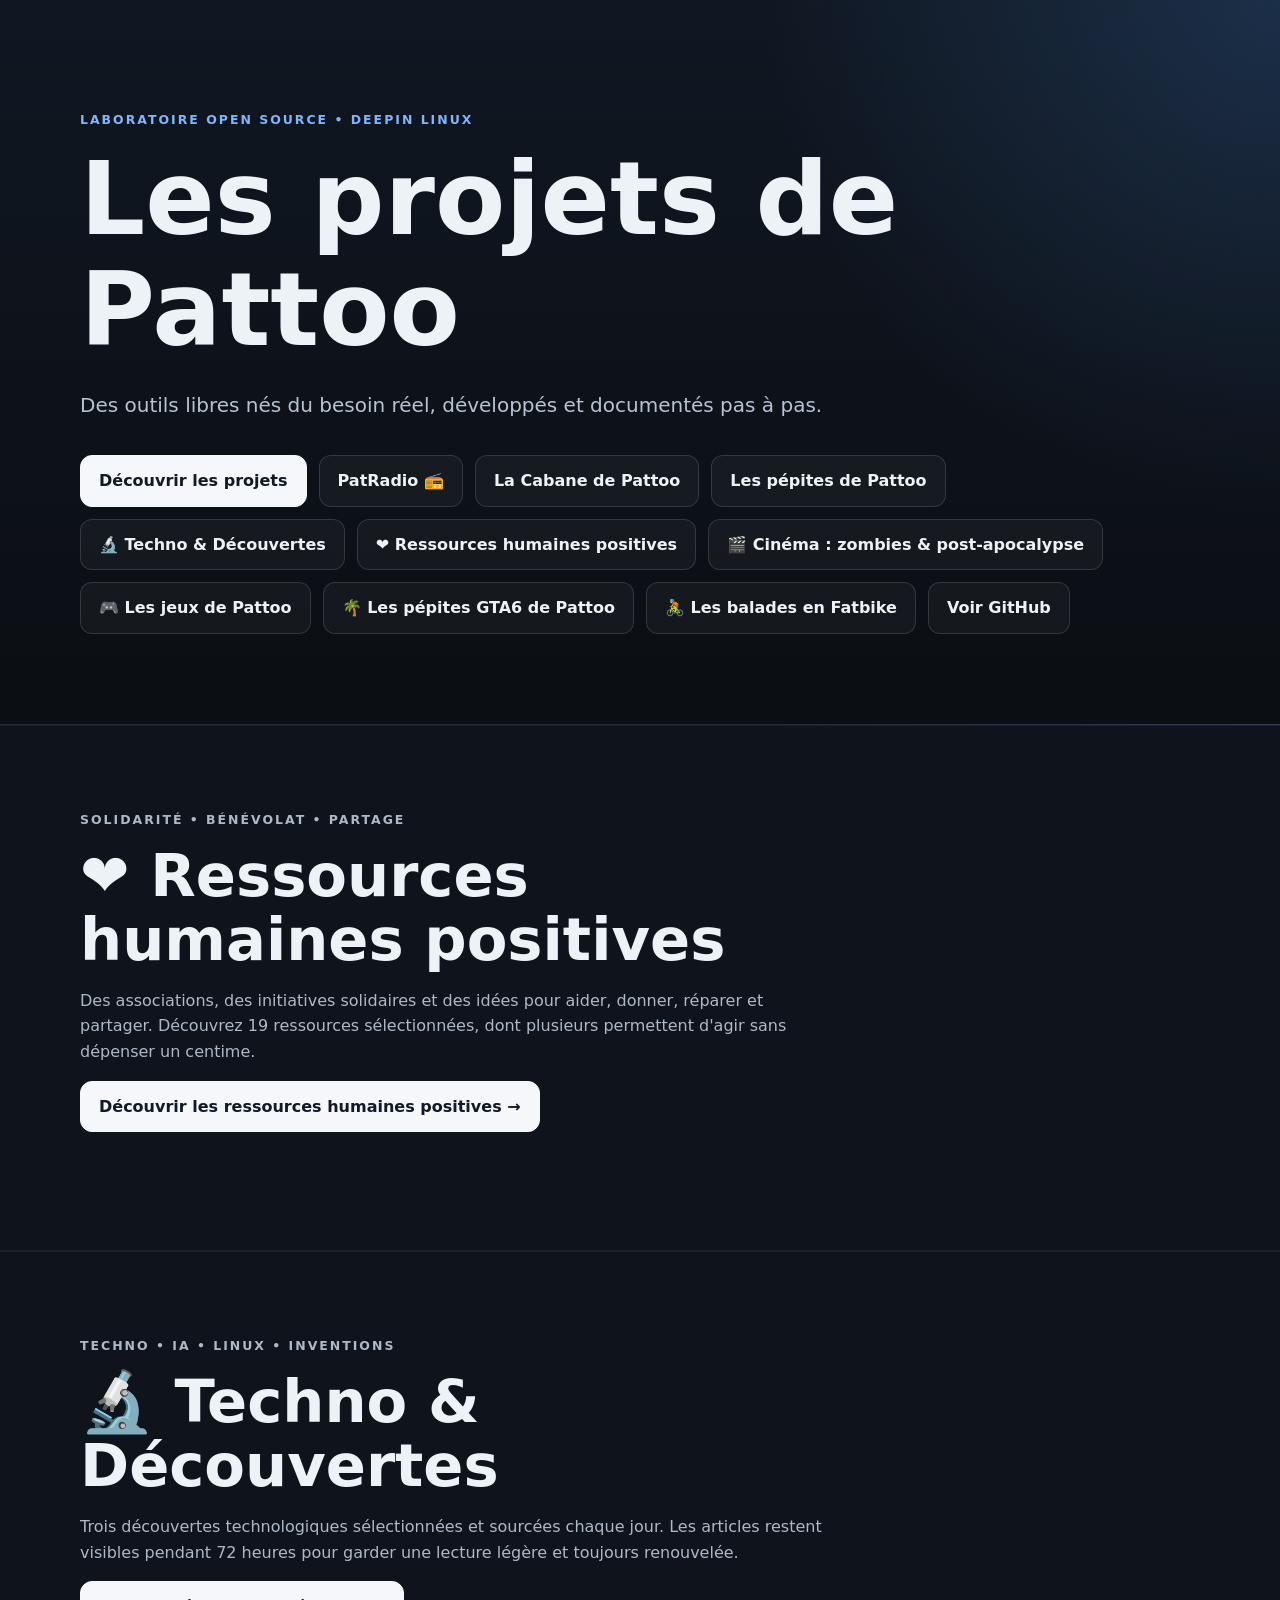
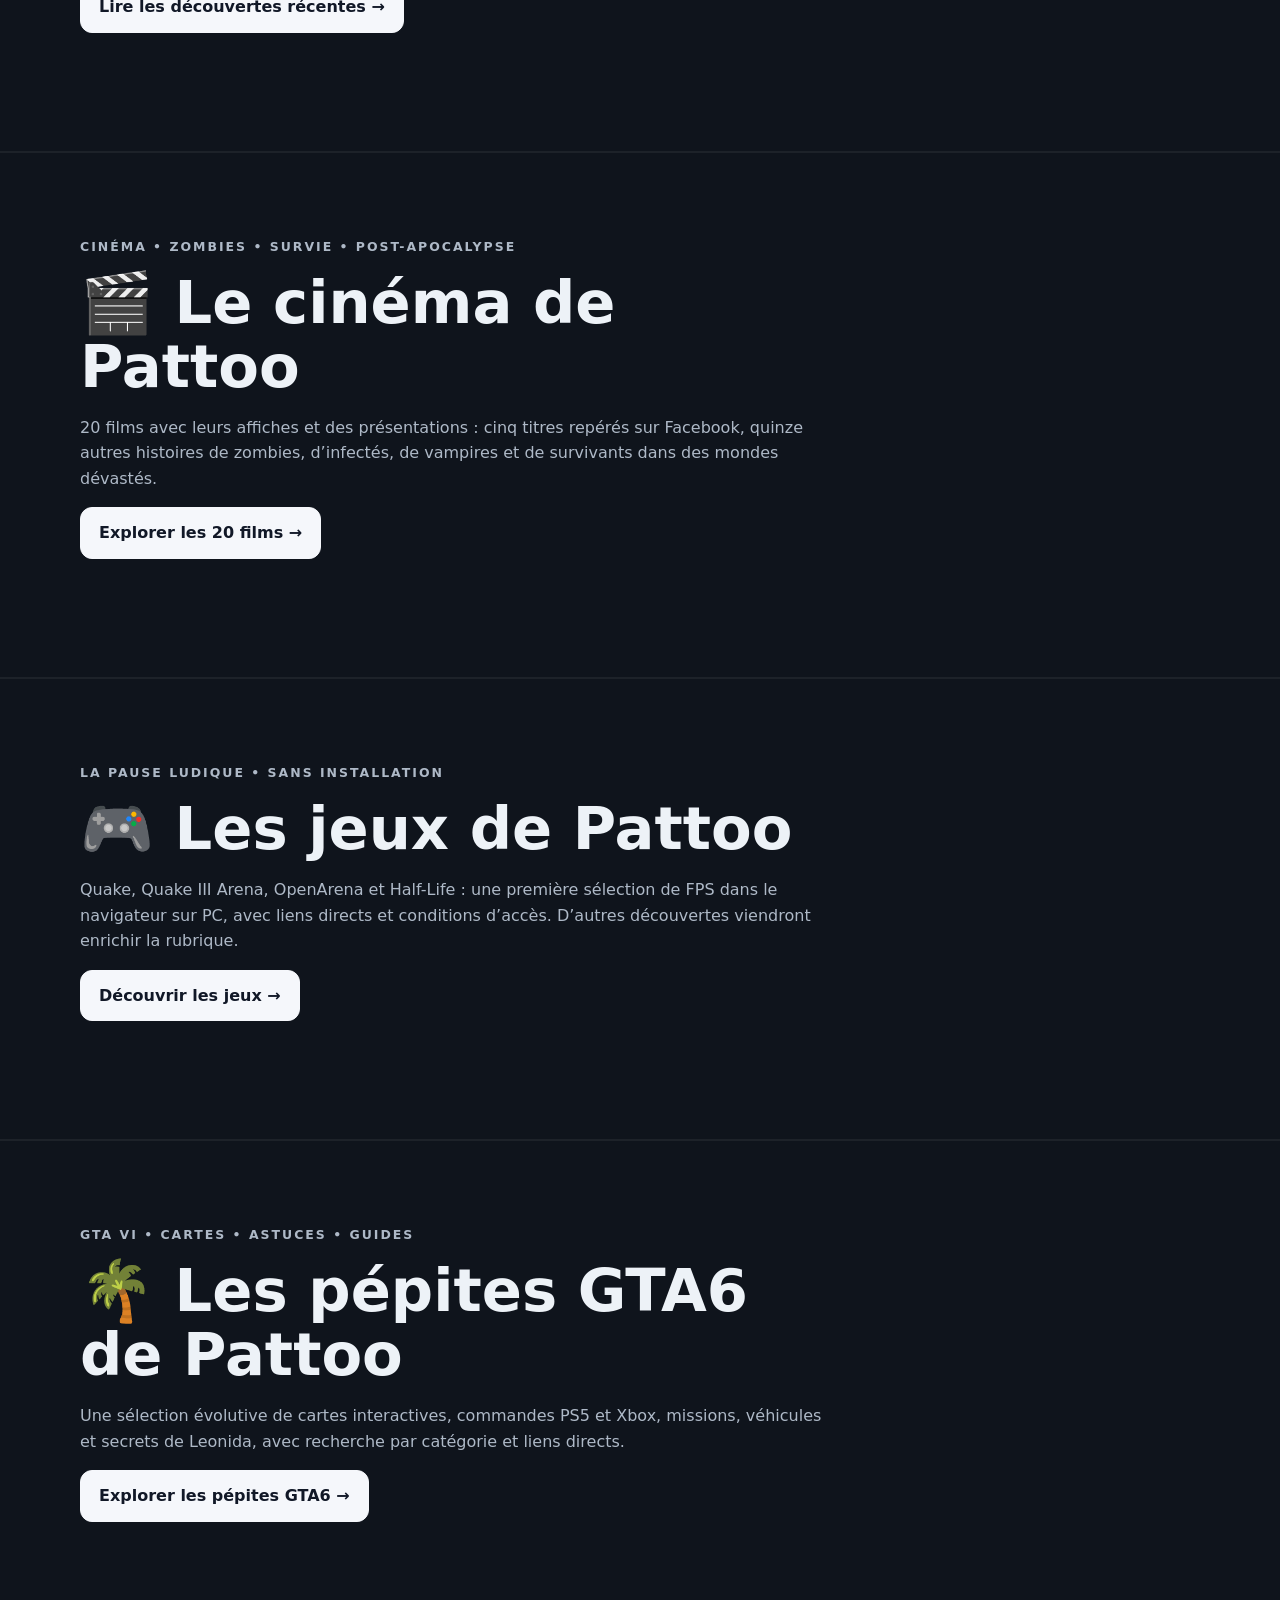
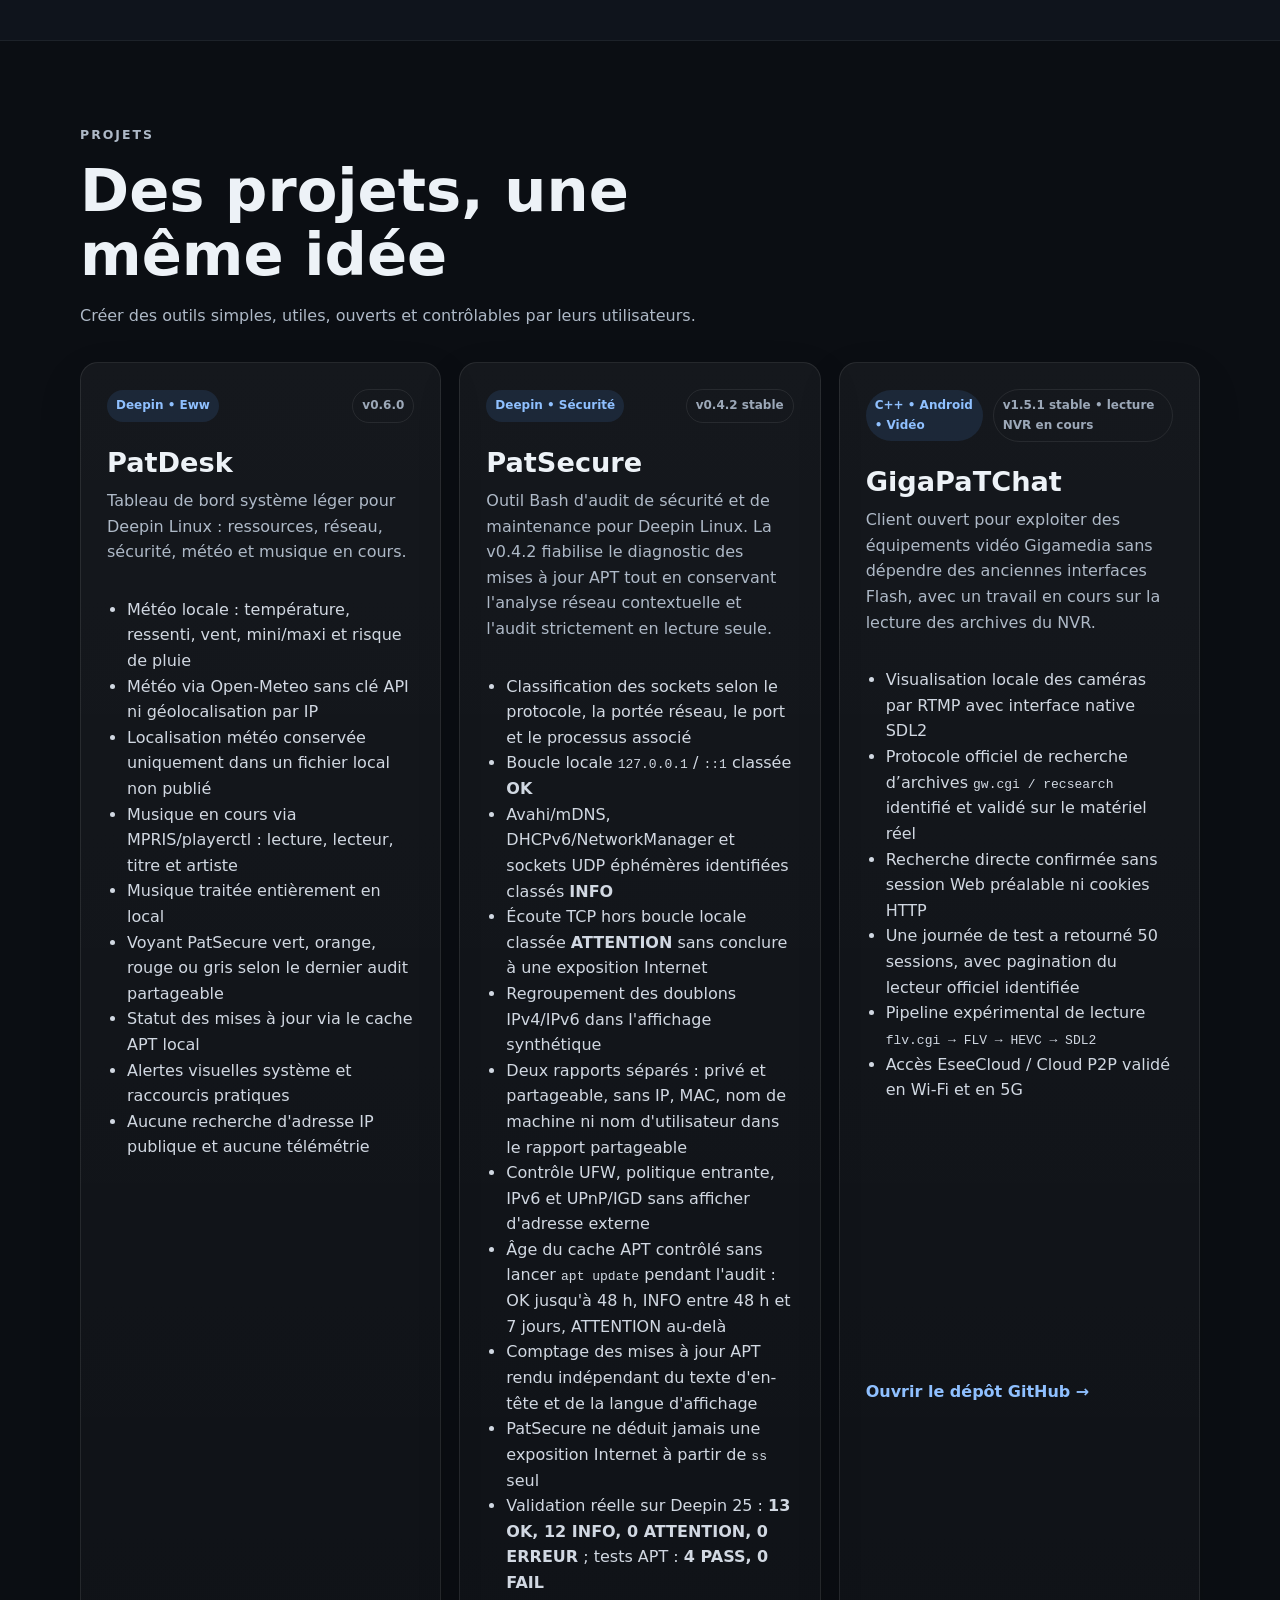
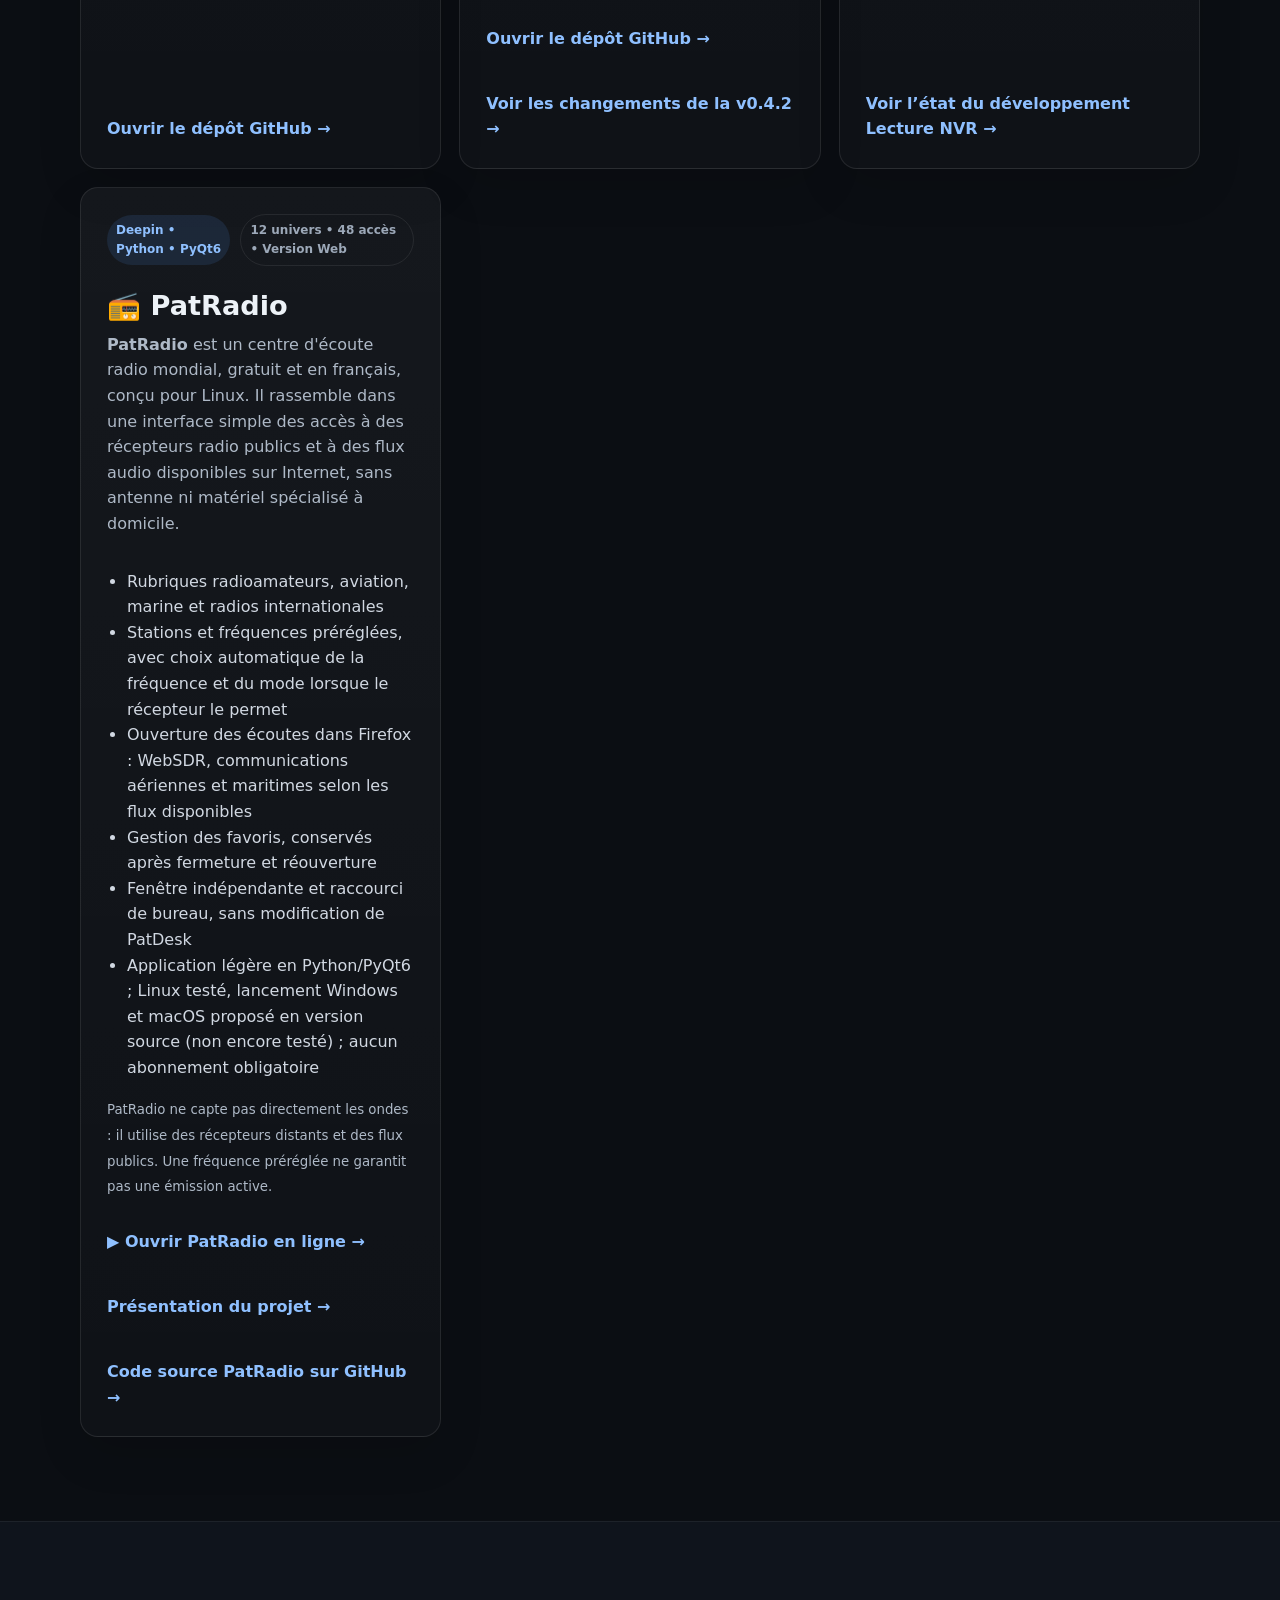
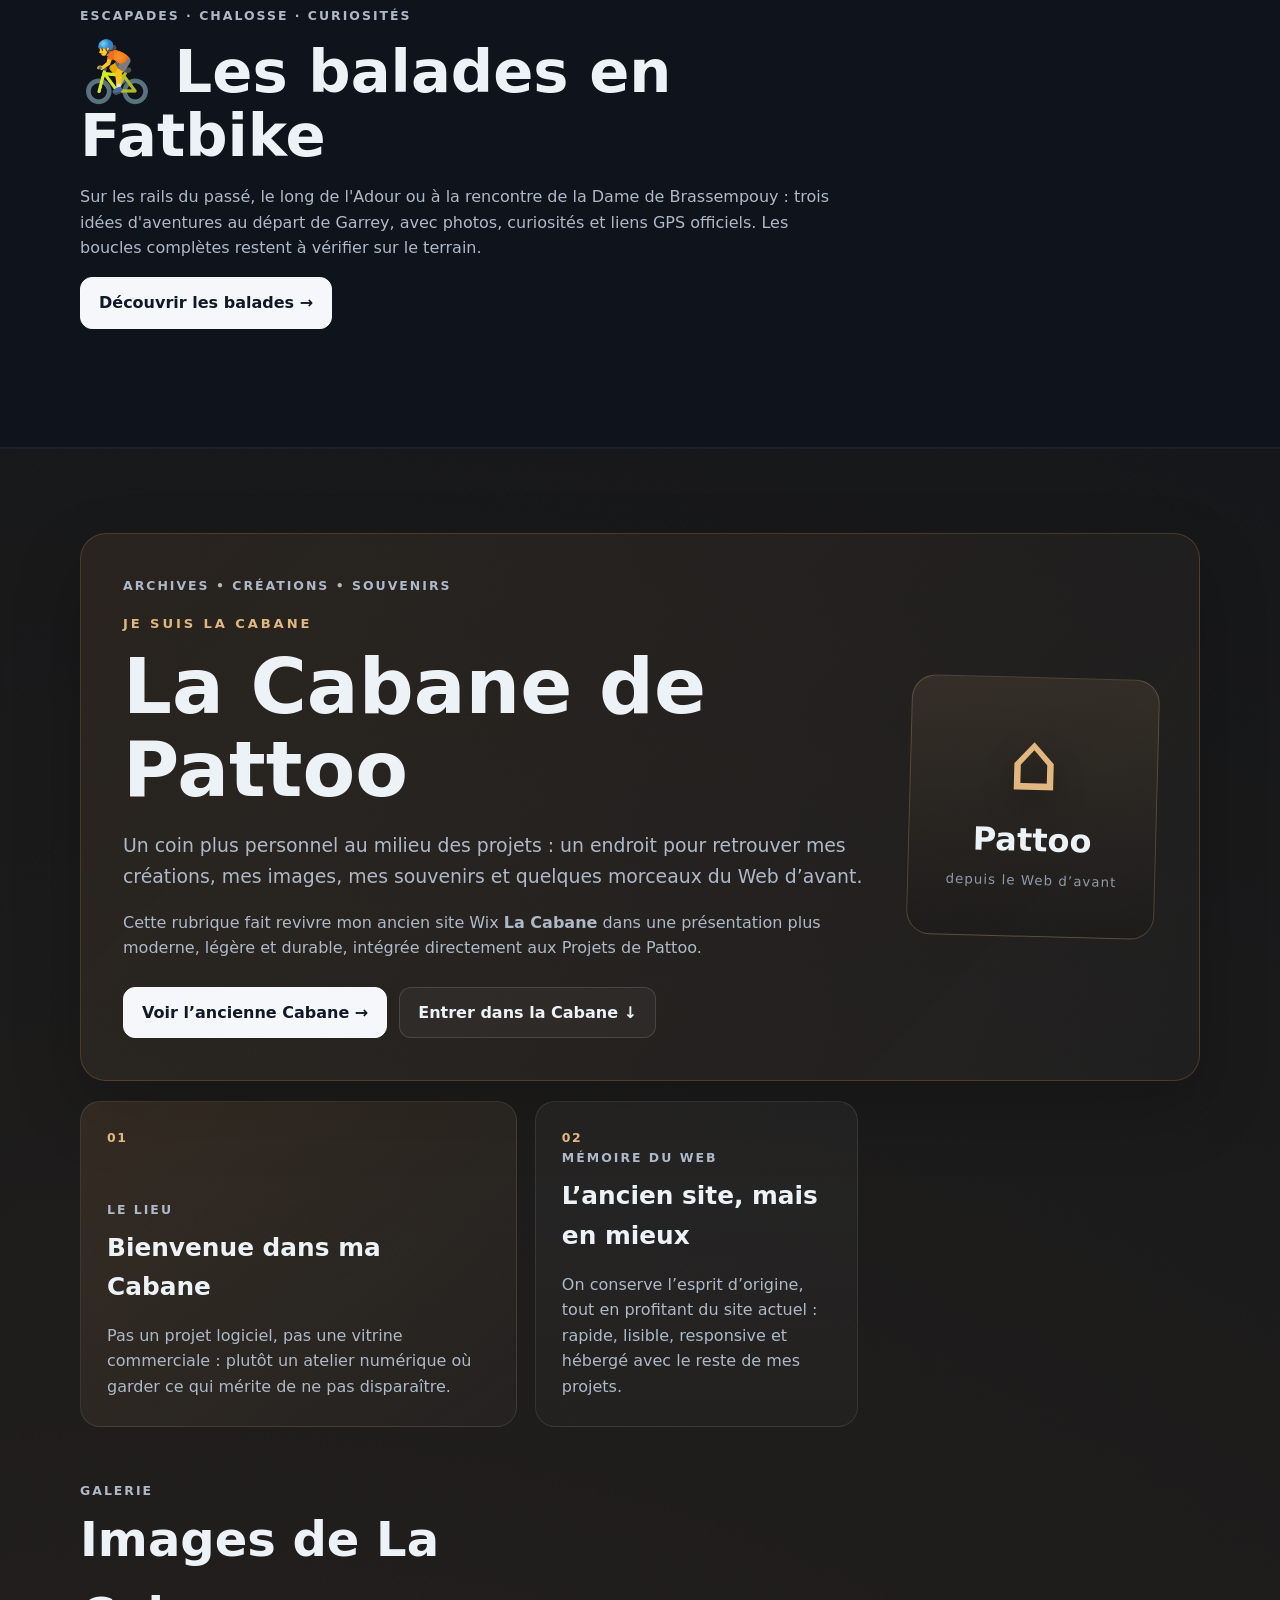
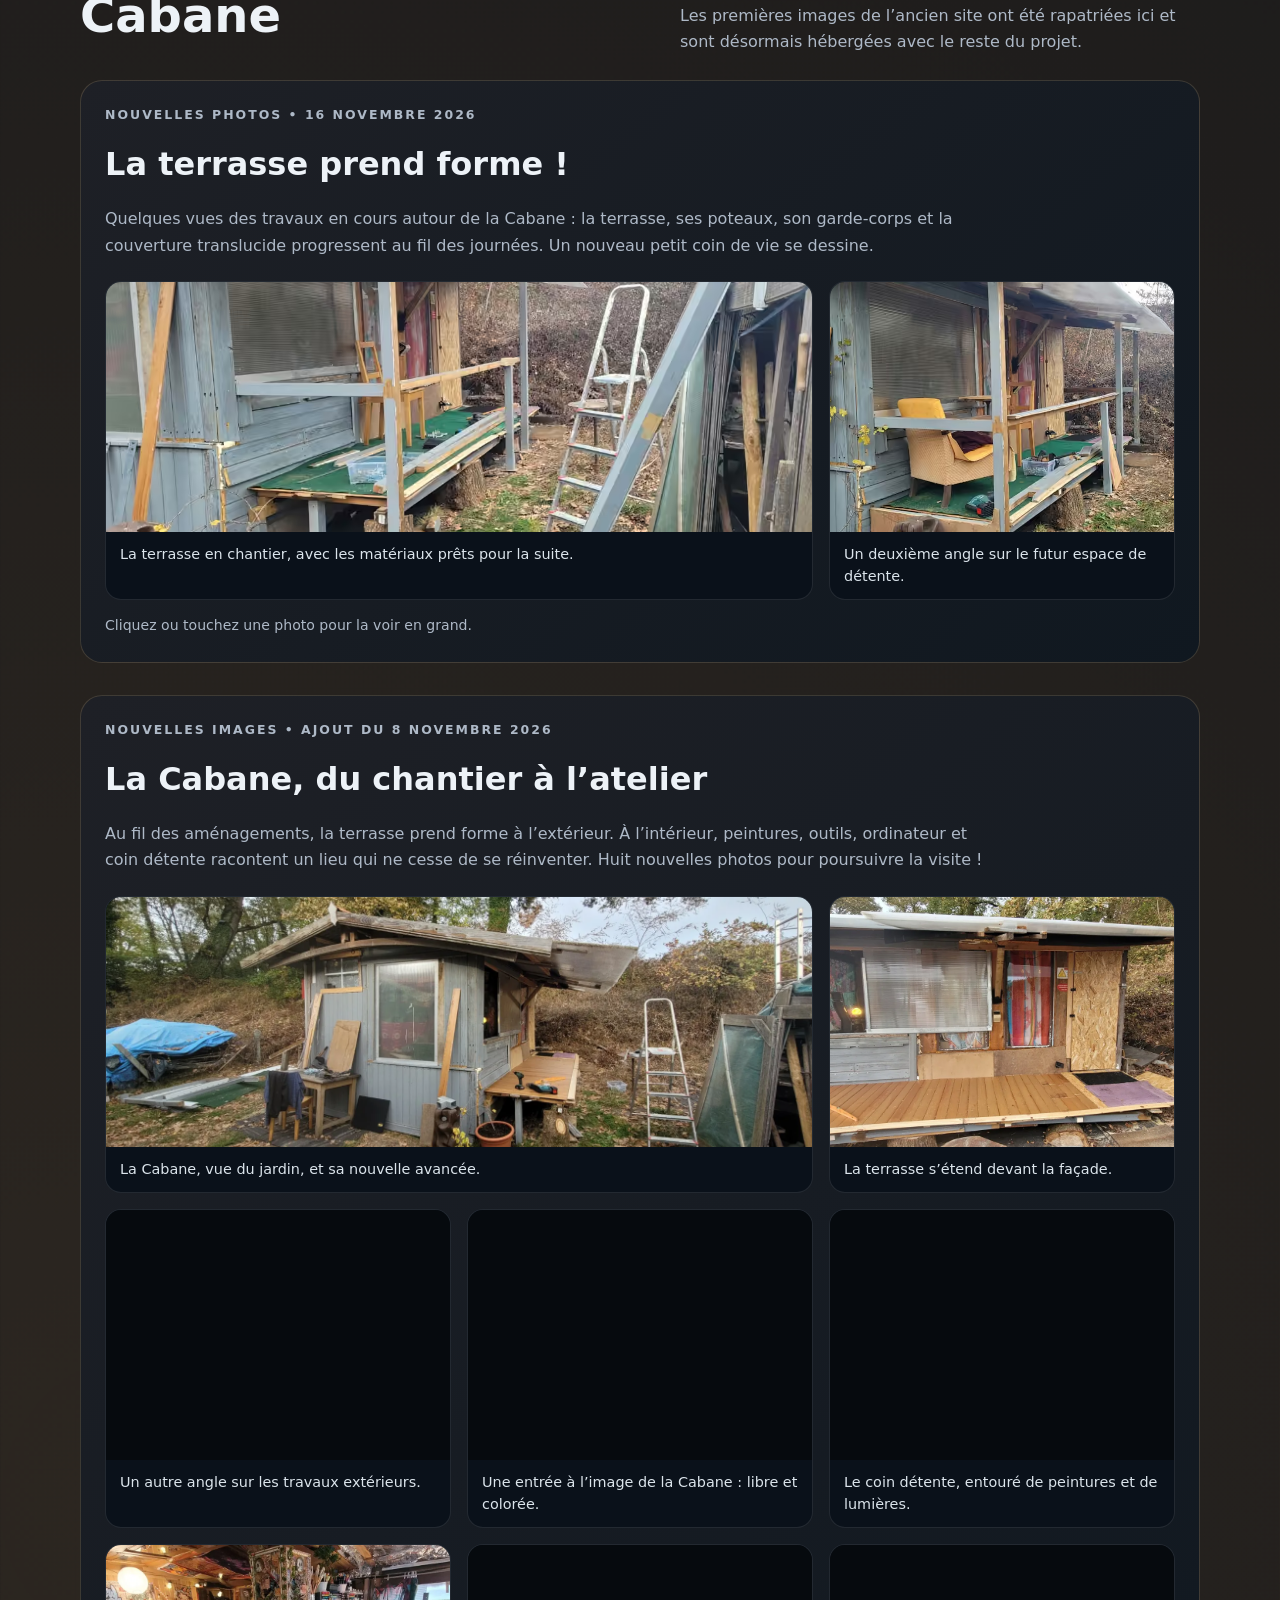
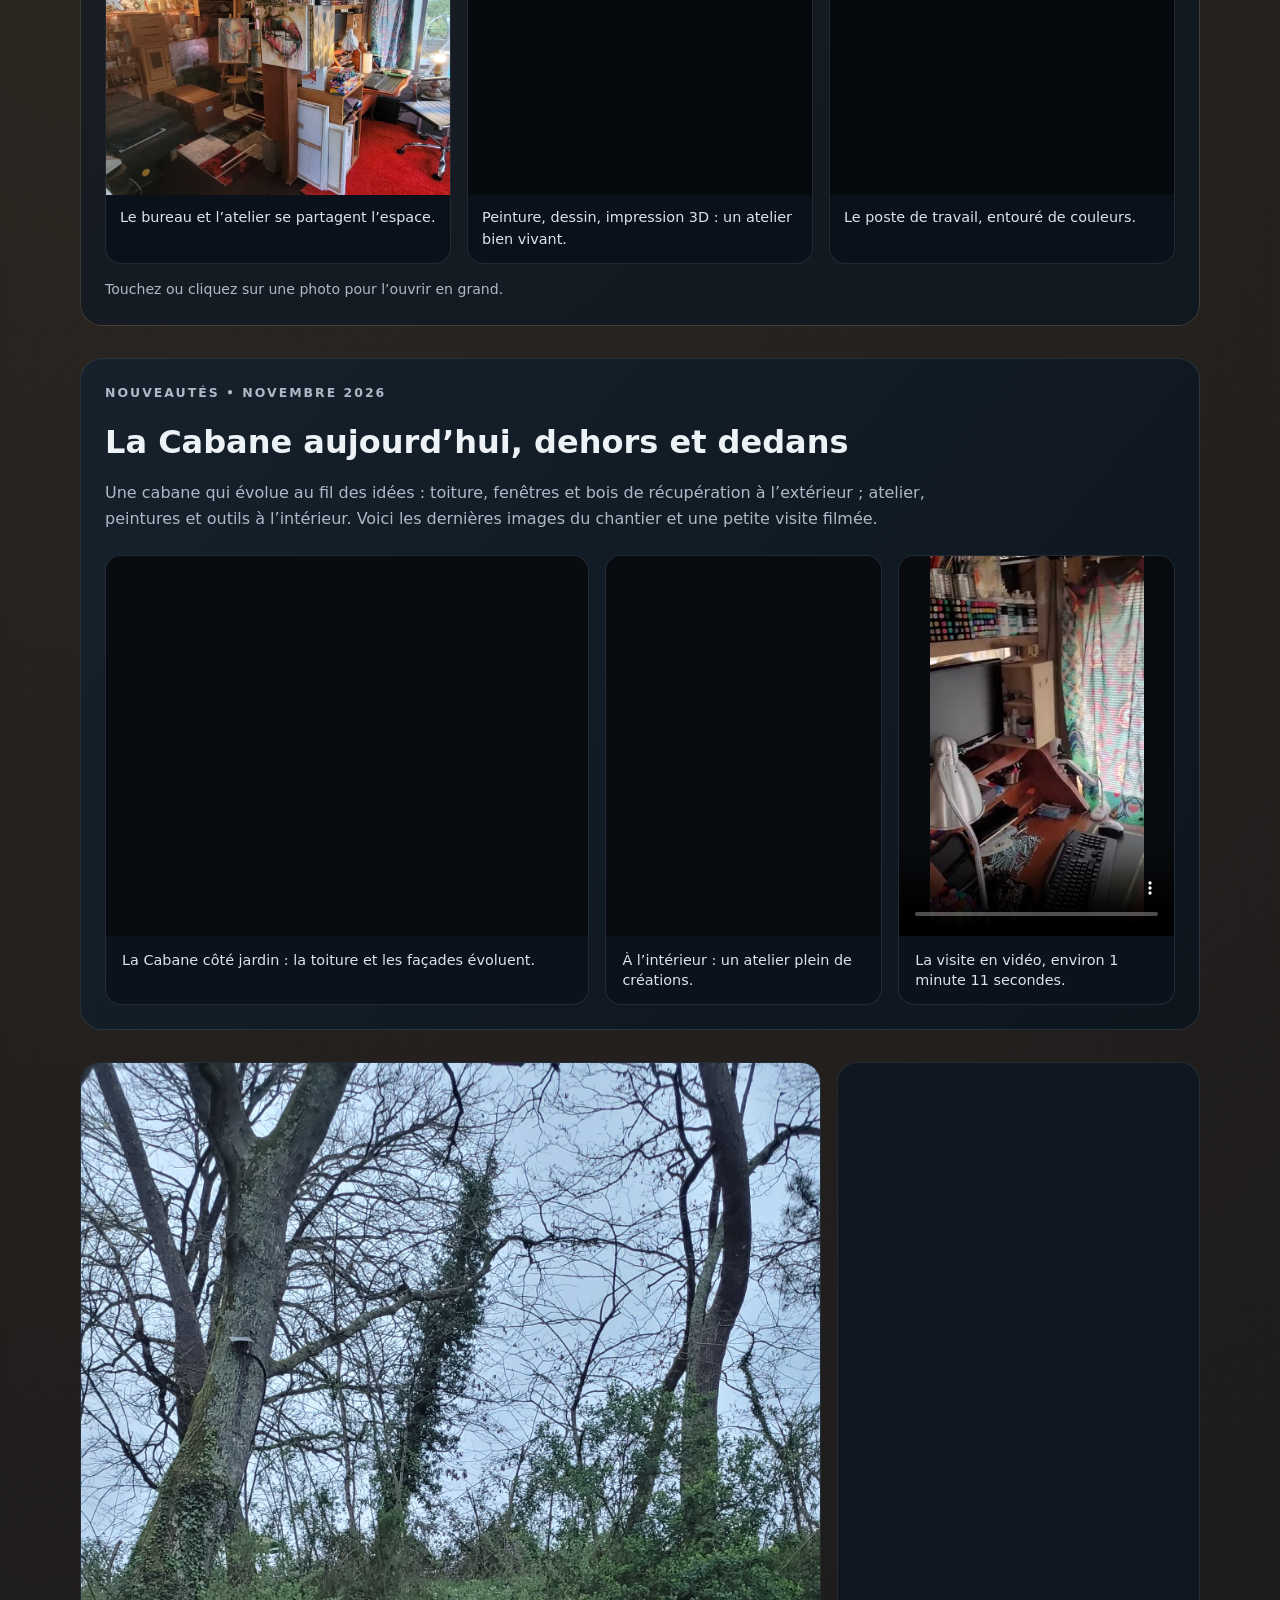
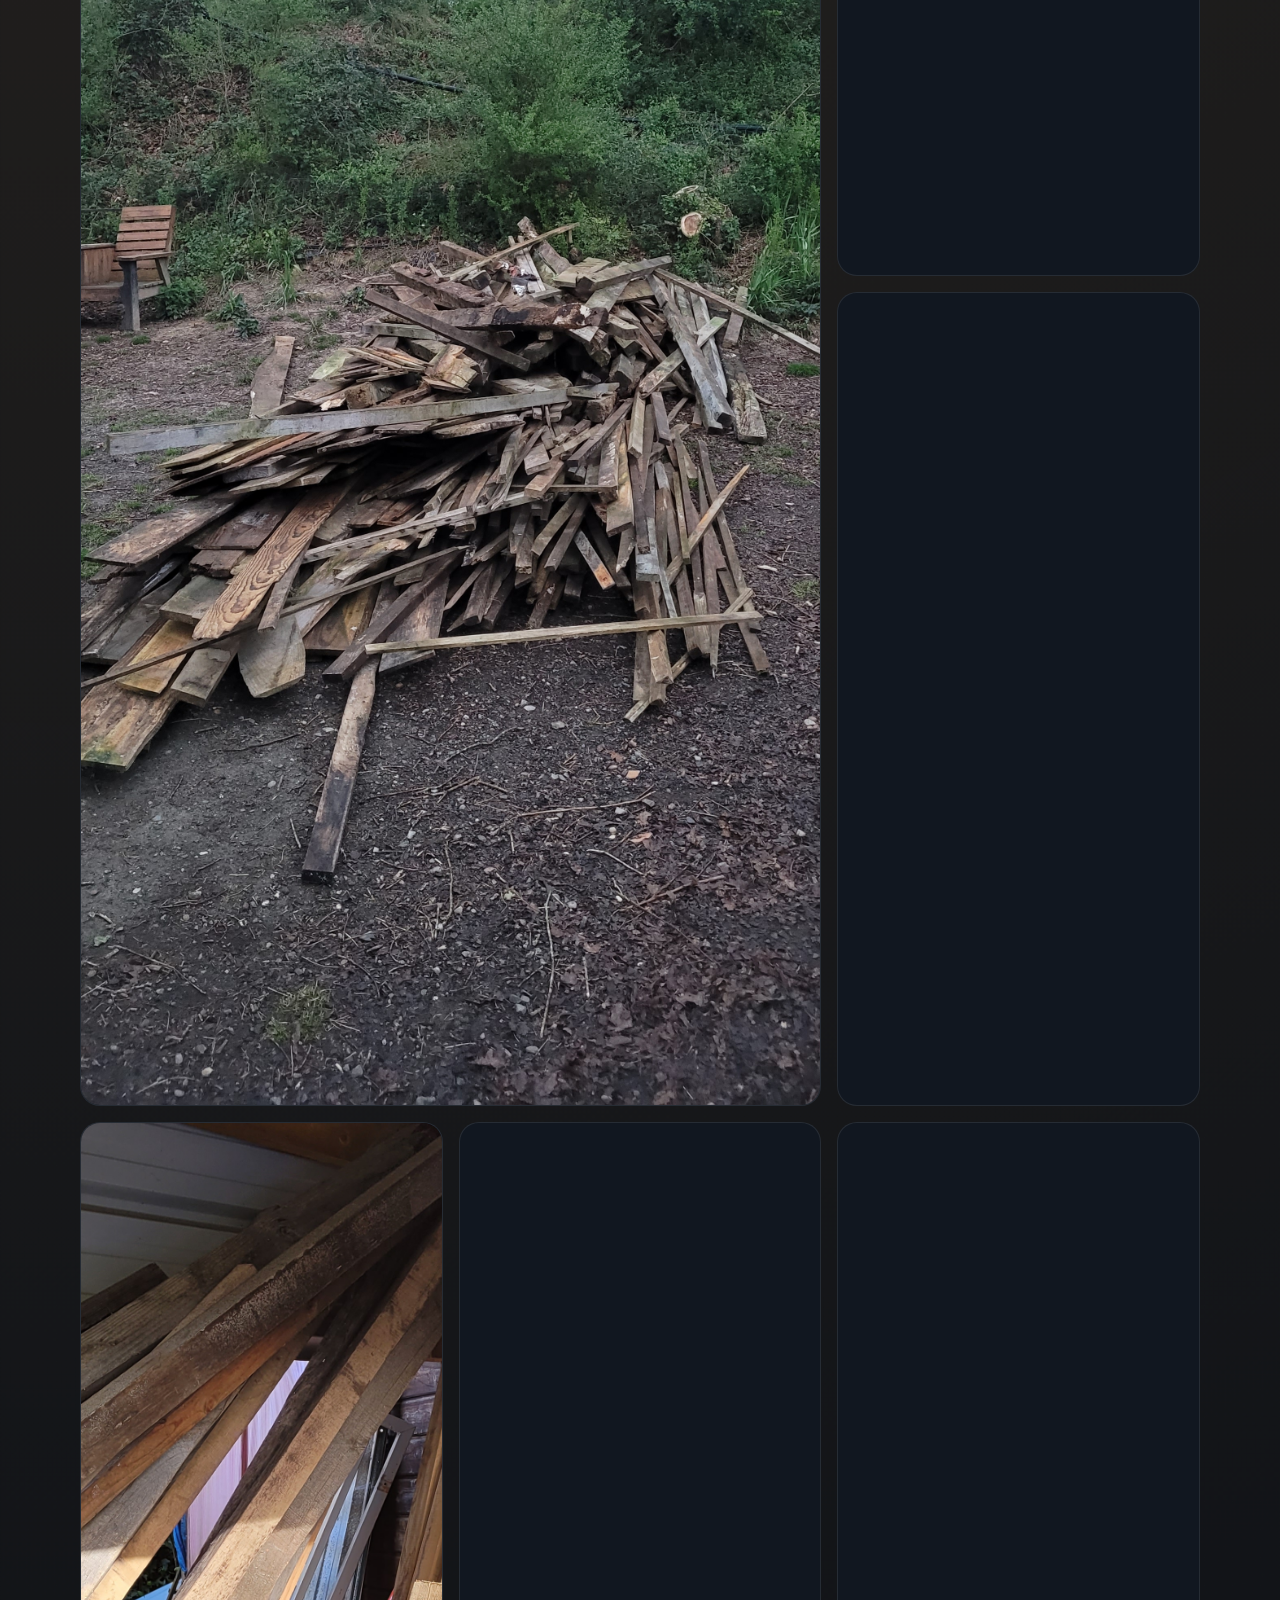
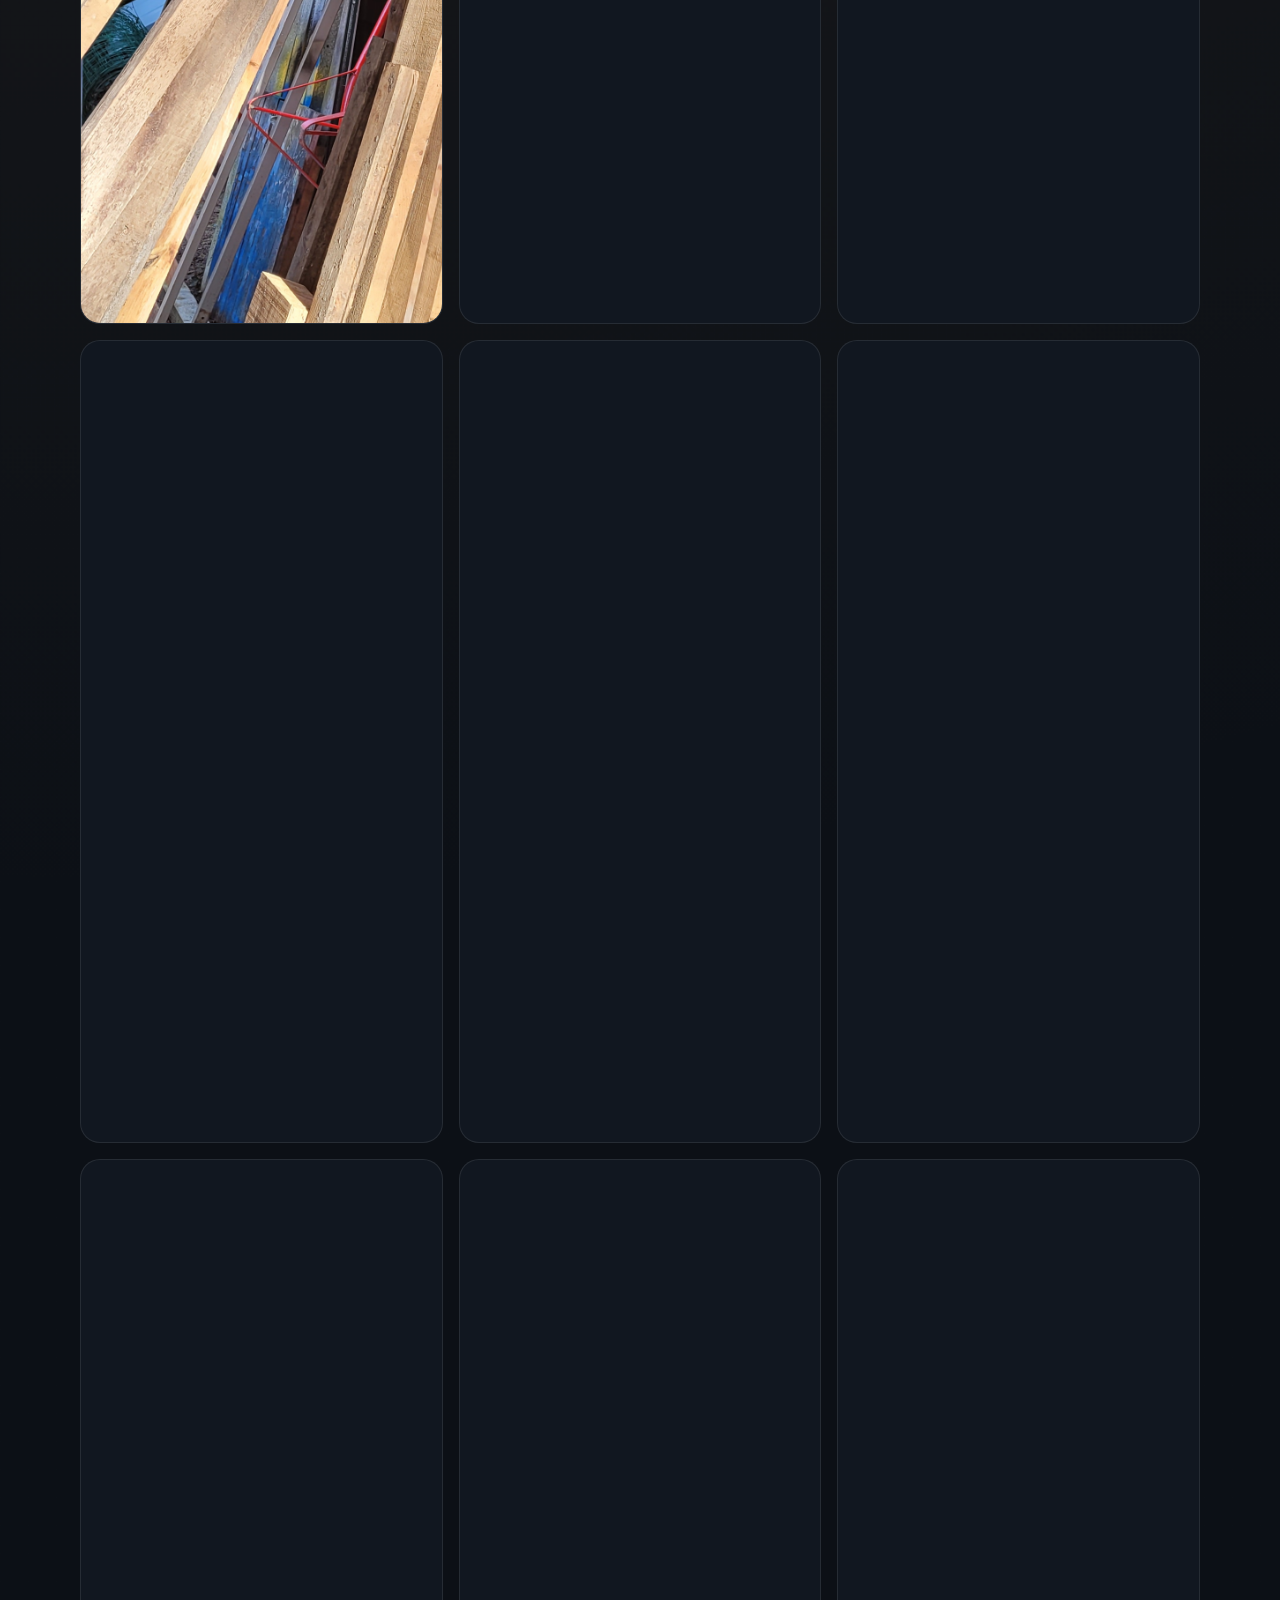
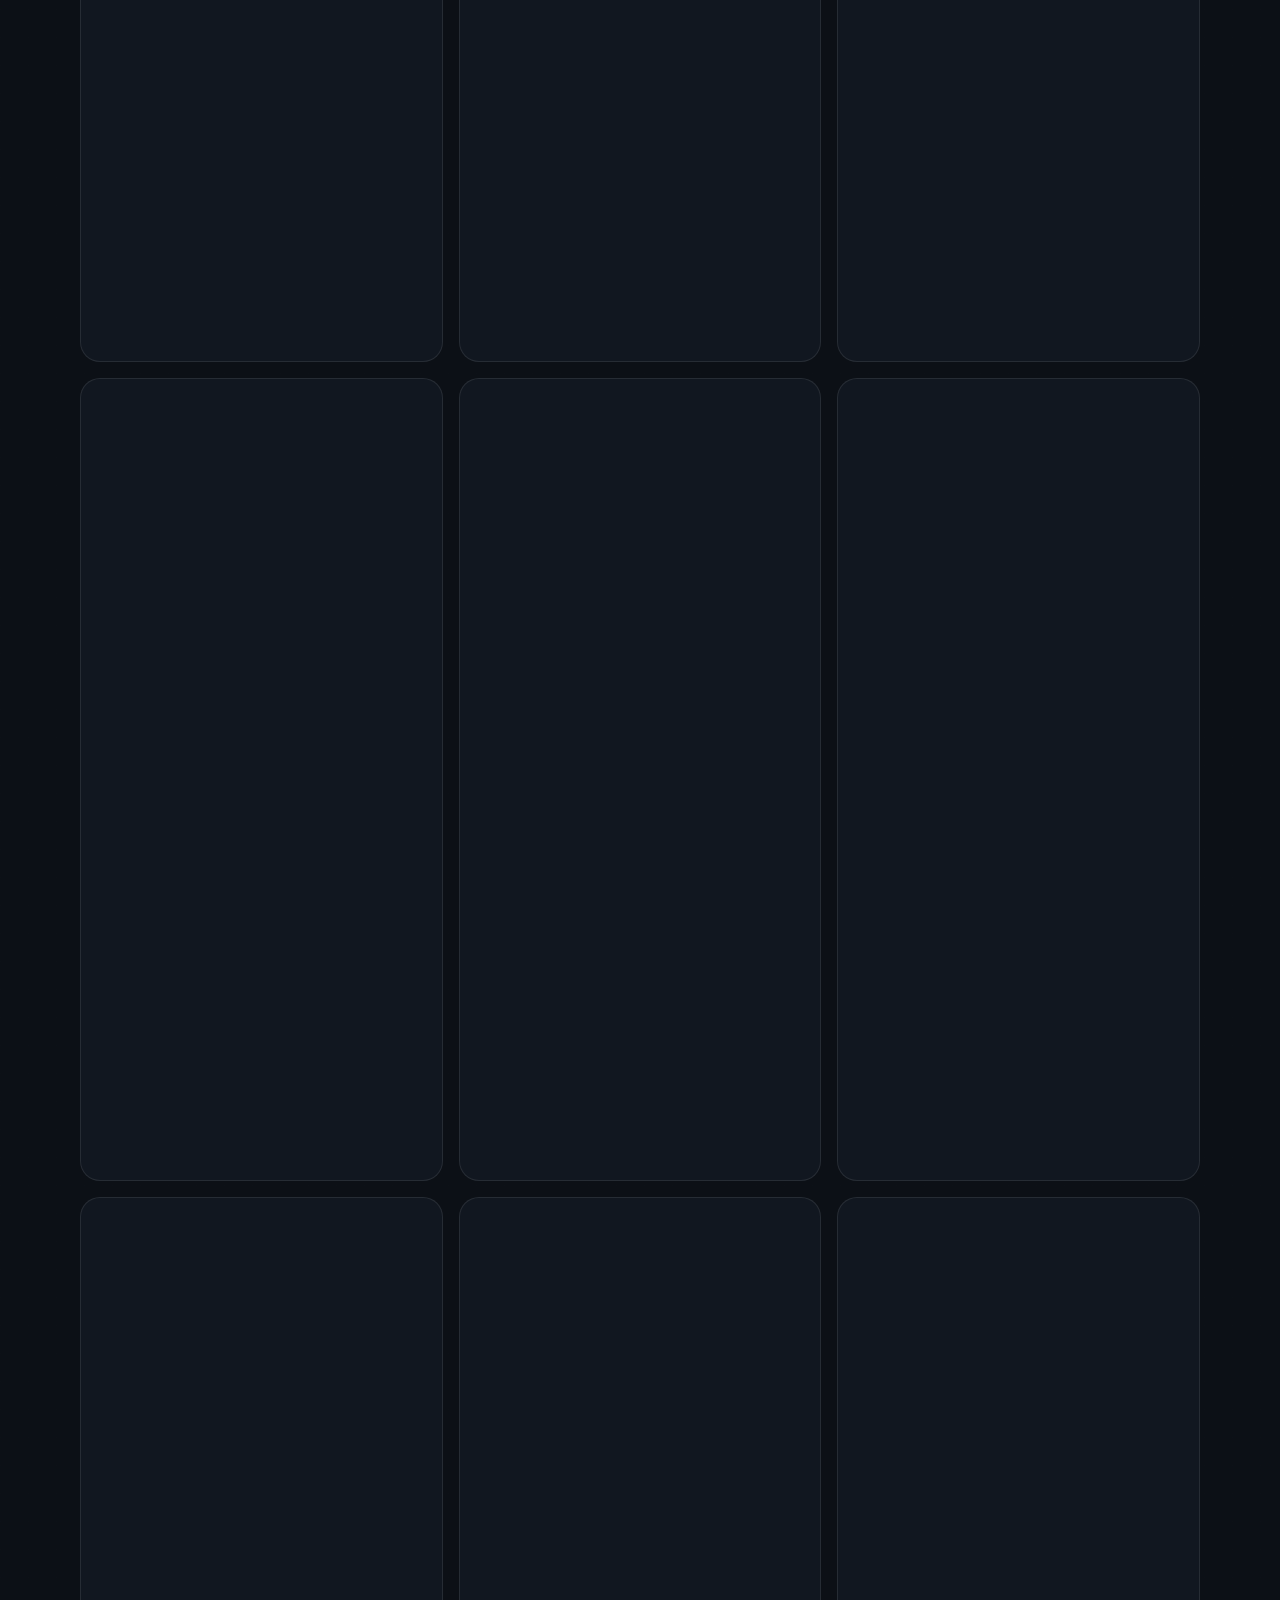
<file: index.html>
<!doctype html>
<html lang="fr">
<head>
  <meta charset="utf-8">
  <meta name="viewport" content="width=device-width,initial-scale=1">
  <meta name="description" content="Les projets de Pattoo : open source, découvertes du Web et La Cabane de Pattoo, un espace personnel dédié aux créations et aux souvenirs.">
  <title>Les projets de Pattoo</title>
  <link rel="stylesheet" href="styles.css">
</head>
<body>
  <header class="hero">
    <div class="wrap">
      <p class="eyebrow">LABORATOIRE OPEN SOURCE • DEEPIN LINUX</p>
      <h1>Les projets de Pattoo</h1>
      <p class="lead">Des outils libres nés du besoin réel, développés et documentés pas à pas.</p>
      <div class="hero-actions">
        <a class="button primary" href="#projets">Découvrir les projets</a>
        <a class="button" href="patradio.html">PatRadio 📻</a>
        <a class="button" href="#cabane">La Cabane de Pattoo</a>
        <a class="button" href="pepites.html">Les pépites de Pattoo</a>
        <a class="button" href="techno.html">🔬 Techno &amp; Découvertes</a>
        <a class="button" href="positif.html">❤️ Ressources humaines positives</a>
        <a class="button" href="cinema.html">🎬 Cinéma : zombies & post-apocalypse</a>
        <a class="button" href="jeux.html">🎮 Les jeux de Pattoo</a>
        <a class="button" href="pepites-gta6.html">🌴 Les pépites GTA6 de Pattoo</a>
        <a class="button" href="balades-fatbike.html">🚴 Les balades en Fatbike</a>
        <a class="button" href="https://github.com/PattooDev" rel="noreferrer">Voir GitHub</a>
      </div>
    </div>
  </header>

  <main>
    <section class="section muted" id="ressources-humaines-positives"><div class="wrap"><div class="section-head"><p class="eyebrow">SOLIDARITÉ • BÉNÉVOLAT • PARTAGE</p><h2>❤️ Ressources humaines positives</h2><p>Des associations, des initiatives solidaires et des idées pour aider, donner, réparer et partager. Découvrez 19 ressources sélectionnées, dont plusieurs permettent d'agir sans dépenser un centime.</p><a class="button primary" href="positif.html">Découvrir les ressources humaines positives →</a></div></div></section>
    <section class="section muted" id="techno">
      <div class="wrap"><div class="section-head">
        <p class="eyebrow">TECHNO • IA • LINUX • INVENTIONS</p>
        <h2>🔬 Techno &amp; Découvertes</h2>
        <p>Trois découvertes technologiques sélectionnées et sourcées chaque jour. Les articles restent visibles pendant 72 heures pour garder une lecture légère et toujours renouvelée.</p>
        <a class="button primary" href="techno.html">Lire les découvertes récentes →</a>
      </div></div>
    </section>
    <section class="section muted" id="cinema">
      <div class="wrap">
        <div class="section-head">
          <p class="eyebrow">CINÉMA • ZOMBIES • SURVIE • POST-APOCALYPSE</p>
          <h2>🎬 Le cinéma de Pattoo</h2>
          <p>20 films avec leurs affiches et des présentations : cinq titres repérés sur Facebook, quinze autres histoires de zombies, d’infectés, de vampires et de survivants dans des mondes dévastés.</p>
          <a class="button primary" href="cinema.html">Explorer les 20 films →</a>
        </div>
      </div>
    </section>

    <section class="section muted" id="jeux">
      <div class="wrap">
        <div class="section-head">
          <p class="eyebrow">LA PAUSE LUDIQUE • SANS INSTALLATION</p>
          <h2>🎮 Les jeux de Pattoo</h2>
          <p>Quake, Quake III Arena, OpenArena et Half-Life : une première sélection de FPS dans le navigateur sur PC, avec liens directs et conditions d’accès. D’autres découvertes viendront enrichir la rubrique.</p>
          <a class="button primary" href="jeux.html">Découvrir les jeux →</a>
        </div>
      </div>
    </section>

    <section class="section muted" id="pepites-gta6"><div class="wrap"><div class="section-head"><p class="eyebrow">GTA VI • CARTES • ASTUCES • GUIDES</p><h2>🌴 Les pépites GTA6 de Pattoo</h2><p>Une sélection évolutive de cartes interactives, commandes PS5 et Xbox, missions, véhicules et secrets de Leonida, avec recherche par catégorie et liens directs.</p><a class="button primary" href="pepites-gta6.html">Explorer les pépites GTA6 →</a></div></div></section>

    <section class="section" id="projets">
      <div class="wrap">
        <div class="section-head">
          <p class="eyebrow">PROJETS</p>
          <h2>Des projets, une même idée</h2>
          <p>Créer des outils simples, utiles, ouverts et contrôlables par leurs utilisateurs.</p>
        </div>

        <div class="grid">
          <article class="card">
            <div class="card-top">
              <span class="badge">Deepin • Eww</span>
              <span class="version">v0.6.0</span>
            </div>
            <h3>PatDesk</h3>
            <p>Tableau de bord système léger pour Deepin Linux : ressources, réseau, sécurité, météo et musique en cours.</p>
            <ul>
              <li>Météo locale : température, ressenti, vent, mini/maxi et risque de pluie</li>
              <li>Météo via Open-Meteo sans clé API ni géolocalisation par IP</li>
              <li>Localisation météo conservée uniquement dans un fichier local non publié</li>
              <li>Musique en cours via MPRIS/playerctl : lecture, lecteur, titre et artiste</li>
              <li>Musique traitée entièrement en local</li>
              <li>Voyant PatSecure vert, orange, rouge ou gris selon le dernier audit partageable</li>
              <li>Statut des mises à jour via le cache APT local</li>
              <li>Alertes visuelles système et raccourcis pratiques</li>
              <li>Aucune recherche d'adresse IP publique et aucune télémétrie</li>
            </ul>
            <a class="text-link" href="https://github.com/PattooDev/PatDesk" rel="noreferrer">Ouvrir le dépôt GitHub →</a>
          </article>

          <article class="card">
            <div class="card-top">
              <span class="badge">Deepin • Sécurité</span>
              <span class="version">v0.4.2 stable</span>
            </div>
            <h3>PatSecure</h3>
            <p>Outil Bash d'audit de sécurité et de maintenance pour Deepin Linux. La v0.4.2 fiabilise le diagnostic des mises à jour APT tout en conservant l'analyse réseau contextuelle et l'audit strictement en lecture seule.</p>
            <ul>
              <li>Classification des sockets selon le protocole, la portée réseau, le port et le processus associé</li>
              <li>Boucle locale <code>127.0.0.1</code> / <code>::1</code> classée <strong>OK</strong></li>
              <li>Avahi/mDNS, DHCPv6/NetworkManager et sockets UDP éphémères identifiées classés <strong>INFO</strong></li>
              <li>Écoute TCP hors boucle locale classée <strong>ATTENTION</strong> sans conclure à une exposition Internet</li>
              <li>Regroupement des doublons IPv4/IPv6 dans l'affichage synthétique</li>
              <li>Deux rapports séparés : privé et partageable, sans IP, MAC, nom de machine ni nom d'utilisateur dans le rapport partageable</li>
              <li>Contrôle UFW, politique entrante, IPv6 et UPnP/IGD sans afficher d'adresse externe</li>
              <li>Âge du cache APT contrôlé sans lancer <code>apt update</code> pendant l'audit : OK jusqu'à 48 h, INFO entre 48 h et 7 jours, ATTENTION au-delà</li>
              <li>Comptage des mises à jour APT rendu indépendant du texte d'en-tête et de la langue d'affichage</li>
              <li>PatSecure ne déduit jamais une exposition Internet à partir de <code>ss</code> seul</li>
              <li>Validation réelle sur Deepin 25 : <strong>13 OK, 12 INFO, 0 ATTENTION, 0 ERREUR</strong> ; tests APT : <strong>4 PASS, 0 FAIL</strong></li>
            </ul>
            <a class="text-link" href="https://github.com/PattooDev/PatSecure" rel="noreferrer">Ouvrir le dépôt GitHub →</a><br>
            <a class="text-link" href="https://github.com/PattooDev/PatSecure/blob/main/CHANGELOG.md" rel="noreferrer">Voir les changements de la v0.4.2 →</a>
          </article>

          <article class="card">
            <div class="card-top">
              <span class="badge">C++ • Android • Vidéo</span>
              <span class="version">v1.5.1 stable • lecture NVR en cours</span>
            </div>
            <h3>GigaPaTChat</h3>
            <p>Client ouvert pour exploiter des équipements vidéo Gigamedia sans dépendre des anciennes interfaces Flash, avec un travail en cours sur la lecture des archives du NVR.</p>
            <ul>
              <li>Visualisation locale des caméras par RTMP avec interface native SDL2</li>
              <li>Protocole officiel de recherche d’archives <code>gw.cgi / recsearch</code> identifié et validé sur le matériel réel</li>
              <li>Recherche directe confirmée sans session Web préalable ni cookies HTTP</li>
              <li>Une journée de test a retourné 50 sessions, avec pagination du lecteur officiel identifiée</li>
              <li>Pipeline expérimental de lecture <code>flv.cgi → FLV → HEVC → SDL2</code></li>
              <li>Accès EseeCloud / Cloud P2P validé en Wi-Fi et en 5G</li>
            </ul>
            <a class="text-link" href="https://github.com/PattooDev/GigaPaTChat" rel="noreferrer">Ouvrir le dépôt GitHub →</a><br>
            <a class="text-link" href="https://github.com/PattooDev/GigaPaTChat/blob/main/docs/LECTURE_NVR.md" rel="noreferrer">Voir l’état du développement Lecture NVR →</a>
          </article>
          <article class="card" id="patradio">
            <div class="card-top">
              <span class="badge">Deepin • Python • PyQt6</span>
              <span class="version">12 univers • 48 accès • Version Web</span>
            </div>
            <h3>📻 PatRadio</h3>
            <p><strong>PatRadio</strong> est un centre d'écoute radio mondial, gratuit et en français, conçu pour Linux. Il rassemble dans une interface simple des accès à des récepteurs radio publics et à des flux audio disponibles sur Internet, sans antenne ni matériel spécialisé à domicile.</p>
            <ul>
              <li>Rubriques radioamateurs, aviation, marine et radios internationales</li>
              <li>Stations et fréquences préréglées, avec choix automatique de la fréquence et du mode lorsque le récepteur le permet</li>
              <li>Ouverture des écoutes dans Firefox : WebSDR, communications aériennes et maritimes selon les flux disponibles</li>
              <li>Gestion des favoris, conservés après fermeture et réouverture</li>
              <li>Fenêtre indépendante et raccourci de bureau, sans modification de PatDesk</li>
              <li>Application légère en Python/PyQt6 ; Linux testé, lancement Windows et macOS proposé en version source (non encore testé) ; aucun abonnement obligatoire</li>
            </ul>
            <p><small>PatRadio ne capte pas directement les ondes : il utilise des récepteurs distants et des flux publics. Une fréquence préréglée ne garantit pas une émission active.</small></p>
            <a class="text-link" href="patradio-app.html">▶ Ouvrir PatRadio en ligne →</a><br><a class="text-link" href="patradio.html">Présentation du projet →</a><br>
            <a class="text-link" href="https://github.com/PattooDev/PatRadio" rel="noreferrer">Code source PatRadio sur GitHub →</a>
          </article>

        </div>
      </div>
    </section>


    <section class="section muted" id="fatbike">
      <div class="wrap">
        <div class="section-head">
          <p class="eyebrow">ESCAPADES · CHALOSSE · CURIOSITÉS</p>
          <h2>🚴 Les balades en Fatbike</h2>
          <p>Sur les rails du passé, le long de l'Adour ou à la rencontre de la Dame de Brassempouy : trois idées d'aventures au départ de Garrey, avec photos, curiosités et liens GPS officiels. Les boucles complètes restent à vérifier sur le terrain.</p>
          <a class="button primary" href="balades-fatbike.html">Découvrir les balades →</a>
        </div>
      </div>
    </section>

    <section class="section cabane-section" id="cabane">
      <div class="wrap">
        <div class="cabane-hero">
          <div class="cabane-copy">
            <p class="eyebrow">ARCHIVES • CRÉATIONS • SOUVENIRS</p>
            <p class="cabane-kicker">JE SUIS LA CABANE</p>
            <h2>La Cabane de Pattoo</h2>
            <p class="cabane-lead">Un coin plus personnel au milieu des projets : un endroit pour retrouver mes créations, mes images, mes souvenirs et quelques morceaux du Web d’avant.</p>
            <p>Cette rubrique fait revivre mon ancien site Wix <strong>La Cabane</strong> dans une présentation plus moderne, légère et durable, intégrée directement aux Projets de Pattoo.</p>
            <div class="cabane-actions">
              <a class="button primary" href="https://patrickventresque.wixsite.com/la-cabane" target="_blank" rel="noreferrer">Voir l’ancienne Cabane →</a>
              <a class="button" href="#cabane-galerie">Entrer dans la Cabane ↓</a>
            </div>
          </div>
          <div class="cabane-sign" aria-hidden="true">
            <span class="cabane-roof">⌂</span>
            <strong>Pattoo</strong>
            <small>depuis le Web d’avant</small>
          </div>
        </div>

        <div class="cabane-intro-grid" id="cabane-galerie">
          <article class="cabane-tile cabane-tile-large">
            <span class="cabane-number">01</span>
            <div>
              <p class="eyebrow">LE LIEU</p>
              <h3>Bienvenue dans ma Cabane</h3>
              <p>Pas un projet logiciel, pas une vitrine commerciale : plutôt un atelier numérique où garder ce qui mérite de ne pas disparaître.</p>
            </div>
          </article>
          <article class="cabane-tile">
            <span class="cabane-number">02</span>
            <div>
              <p class="eyebrow">MÉMOIRE DU WEB</p>
              <h3>L’ancien site, mais en mieux</h3>
              <p>On conserve l’esprit d’origine, tout en profitant du site actuel : rapide, lisible, responsive et hébergé avec le reste de mes projets.</p>
            </div>
          </article>
        </div>

        <div class="cabane-gallery-head">
          <div>
            <p class="eyebrow">GALERIE</p>
            <h3>Images de La Cabane</h3>
          </div>
          <p>Les premières images de l’ancien site ont été rapatriées ici et sont désormais hébergées avec le reste du projet.</p>
        </div>

        <!-- cabane-photos-2026-11-16 : la terrasse et son auvent en chantier -->
        <section class="cabane-fresh" aria-labelledby="cabane-terrasse-2026-11-16-title">
          <p class="eyebrow">NOUVELLES PHOTOS • 16 NOVEMBRE 2026</p>
          <h4 id="cabane-terrasse-2026-11-16-title">La terrasse prend forme !</h4>
          <p>Quelques vues des travaux en cours autour de la Cabane : la terrasse, ses poteaux, son garde-corps et la couverture translucide progressent au fil des journées. Un nouveau petit coin de vie se dessine.</p>
          <div class="cabane-fresh-grid">
            <figure class="cabane-fresh-photo cabane-fresh-wide">
              <a href="images/cabane/cabane-terrasse-travaux-2026-11-16-1.avif" target="_blank" rel="noopener noreferrer" aria-label="Agrandir la terrasse de la Cabane en cours d'aménagement">
                <img src="images/cabane/cabane-terrasse-travaux-2026-11-16-1.avif" alt="Vue de côté de la terrasse en travaux, poteaux, auvent translucide, lames de bois et escabeau" width="1100" height="496" loading="lazy" decoding="async">
              </a>
              <figcaption>La terrasse en chantier, avec les matériaux prêts pour la suite.</figcaption>
            </figure>
            <figure class="cabane-fresh-photo">
              <a href="images/cabane/cabane-terrasse-travaux-2026-11-16-2.avif" target="_blank" rel="noopener noreferrer" aria-label="Agrandir la nouvelle vue de la terrasse de la Cabane">
                <img src="images/cabane/cabane-terrasse-travaux-2026-11-16-2.avif" alt="Terrasse couverte vue depuis la gauche, fauteuil jaune, rambarde, poteaux gris et escabeau" width="1100" height="496" loading="lazy" decoding="async">
              </a>
              <figcaption>Un deuxième angle sur le futur espace de détente.</figcaption>
            </figure>
          </div>
          <p class="cabane-fresh-hint">Cliquez ou touchez une photo pour la voir en grand.</p>
        </section>

        <!-- cabane-photos-2026-11-08 : huit nouvelles photos fournies par Pattoo -->
        <section class="cabane-fresh" aria-labelledby="cabane-fresh-title">
          <p class="eyebrow">NOUVELLES IMAGES • AJOUT DU 8 NOVEMBRE 2026</p>
          <h4 id="cabane-fresh-title">La Cabane, du chantier à l’atelier</h4>
          <p>Au fil des aménagements, la terrasse prend forme à l’extérieur. À l’intérieur, peintures, outils, ordinateur et coin détente racontent un lieu qui ne cesse de se réinventer. Huit nouvelles photos pour poursuivre la visite !</p>
          <div class="cabane-fresh-grid">
            <figure class="cabane-fresh-photo cabane-fresh-wide">
              <a href="images/cabane/cabane-2026-11-31.webp" target="_blank" rel="noopener noreferrer" aria-label="Voir la photo en grand : La Cabane, vue du jardin, et sa nouvelle avancée.">
                <img src="images/cabane/cabane-2026-11-31.webp" alt="Extérieur de la Cabane en bois gris, grande fenêtre et terrasse en construction" width="1440" height="648" loading="lazy" decoding="async">
              </a>
              <figcaption>La Cabane, vue du jardin, et sa nouvelle avancée.</figcaption>
            </figure>
            <figure class="cabane-fresh-photo">
              <a href="images/cabane/cabane-2026-11-30.webp" target="_blank" rel="noopener noreferrer" aria-label="Voir la photo en grand : La terrasse s’étend devant la façade.">
                <img src="images/cabane/cabane-2026-11-30.webp" alt="Terrasse en lames de bois devant la Cabane, porte et fenêtres" width="1440" height="648" loading="lazy" decoding="async">
              </a>
              <figcaption>La terrasse s’étend devant la façade.</figcaption>
            </figure>
            <figure class="cabane-fresh-photo">
              <a href="images/cabane/cabane-2026-11-29.webp" target="_blank" rel="noopener noreferrer" aria-label="Voir la photo en grand : Un autre angle sur les travaux extérieurs.">
                <img src="images/cabane/cabane-2026-11-29.webp" alt="Vue de côté de la terrasse en bois et de la toiture translucide" width="1440" height="649" loading="lazy" decoding="async">
              </a>
              <figcaption>Un autre angle sur les travaux extérieurs.</figcaption>
            </figure>
            <figure class="cabane-fresh-photo cabane-fresh-portrait">
              <a href="images/cabane/cabane-2026-11-28.webp" target="_blank" rel="noopener noreferrer" aria-label="Voir la photo en grand : Une entrée à l’image de la Cabane : libre et colorée.">
                <img src="images/cabane/cabane-2026-11-28.webp" alt="Entrée de la Cabane avec porte peinte en rose et noir, rideau bleu et escalier de bois" width="664" height="1440" loading="lazy" decoding="async">
              </a>
              <figcaption>Une entrée à l’image de la Cabane : libre et colorée.</figcaption>
            </figure>
            <figure class="cabane-fresh-photo">
              <a href="images/cabane/cabane-2026-11-33.webp" target="_blank" rel="noopener noreferrer" aria-label="Voir la photo en grand : Le coin détente, entouré de peintures et de lumières.">
                <img src="images/cabane/cabane-2026-11-33.webp" alt="Espace détente avec canapé rouge et noir, tableaux, plantes et guirlandes" width="1440" height="648" loading="lazy" decoding="async">
              </a>
              <figcaption>Le coin détente, entouré de peintures et de lumières.</figcaption>
            </figure>
            <figure class="cabane-fresh-photo">
              <a href="images/cabane/cabane-2026-11-32.webp" target="_blank" rel="noopener noreferrer" aria-label="Voir la photo en grand : Le bureau et l’atelier se partagent l’espace.">
                <img src="images/cabane/cabane-2026-11-32.webp" alt="Atelier avec bureau informatique, fauteuil, canapé, tableaux et matériel d’art" width="1440" height="648" loading="lazy" decoding="async">
              </a>
              <figcaption>Le bureau et l’atelier se partagent l’espace.</figcaption>
            </figure>
            <figure class="cabane-fresh-photo">
              <a href="images/cabane/cabane-2026-11-27.webp" target="_blank" rel="noopener noreferrer" aria-label="Voir la photo en grand : Peinture, dessin, impression 3D : un atelier bien vivant.">
                <img src="images/cabane/cabane-2026-11-27.webp" alt="Étagères de peintures et feutres, imprimante 3D orange et toiles peintes" width="1440" height="649" loading="lazy" decoding="async">
              </a>
              <figcaption>Peinture, dessin, impression 3D : un atelier bien vivant.</figcaption>
            </figure>
            <figure class="cabane-fresh-photo cabane-fresh-portrait">
              <a href="images/cabane/cabane-2026-11-26.webp" target="_blank" rel="noopener noreferrer" aria-label="Voir la photo en grand : Le poste de travail, entouré de couleurs.">
                <img src="images/cabane/cabane-2026-11-26.webp" alt="Bureau en bois avec clavier, lampe, boîtes de feutres et rideaux colorés" width="649" height="1440" loading="lazy" decoding="async">
              </a>
              <figcaption>Le poste de travail, entouré de couleurs.</figcaption>
            </figure>
          </div>
          <p class="cabane-fresh-hint">Touchez ou cliquez sur une photo pour l’ouvrir en grand.</p>
        </section>

        <!-- cabane-new-2026 : nouvelles photographies et visite vidéo -->
        <section class="cabane-now" aria-label="La Cabane aujourd’hui, novembre 2026">
          <p class="eyebrow">NOUVEAUTÉS • NOVEMBRE 2026</p>
          <h4>La Cabane aujourd’hui, dehors et dedans</h4>
          <p>Une cabane qui évolue au fil des idées : toiture, fenêtres et bois de récupération à l’extérieur ; atelier, peintures et outils à l’intérieur. Voici les dernières images du chantier et une petite visite filmée.</p>
          <div class="cabane-now-grid">
            <figure class="cabane-now-item cabane-now-exterior">
              <img src="images/cabane/cabane-exterieur-novembre-2026.jpg" alt="Extérieur de la Cabane avec toiture en tôle ondulée, fenêtres et échafaudage" loading="lazy" decoding="async" width="1536" height="692">
              <figcaption>La Cabane côté jardin : la toiture et les façades évoluent.</figcaption>
            </figure>
            <figure class="cabane-now-item cabane-now-portrait">
              <img src="images/cabane/cabane-interieur-novembre-2026.jpg" alt="Intérieur de la Cabane, plafond isolé, toile peinte et outils" loading="lazy" decoding="async" width="692" height="1536">
              <figcaption>À l’intérieur : un atelier plein de créations.</figcaption>
            </figure>
            <figure class="cabane-now-item cabane-now-portrait">
              <video controls playsinline preload="none" poster="images/cabane/cabane-visite-poster-novembre-2026.jpg" aria-label="Visite vidéo de l'intérieur de la Cabane de Pattoo">
                <source src="videos/cabane/visite-interieure-novembre-2026.mp4" type="video/mp4">
                Votre navigateur ne prend pas en charge la lecture de cette vidéo.
              </video>
              <figcaption>La visite en vidéo, environ 1 minute 11 secondes.</figcaption>
            </figure>
          </div>
        </section>

        <div class="cabane-photo-grid">
          <figure class="cabane-photo cabane-photo-featured">
            <img src="images/cabane/20240321_070514.jpg" alt="Photo de La Cabane de Pattoo" loading="lazy" decoding="async">
          </figure>
          <figure class="cabane-photo">
            <img src="images/cabane/20240330_083400.jpg" alt="Photo de La Cabane de Pattoo" loading="lazy" decoding="async">
          </figure>
          <figure class="cabane-photo">
            <img src="images/cabane/20240330_083422.jpg" alt="Photo de La Cabane de Pattoo" loading="lazy" decoding="async">
          </figure>
          <figure class="cabane-photo">
            <img src="images/cabane/20240330_083533.jpg" alt="Photo de La Cabane de Pattoo" loading="lazy" decoding="async">
          </figure>
          <figure class="cabane-photo">
            <img src="images/cabane/20240401_165109.jpg" alt="Photo de La Cabane de Pattoo" loading="lazy" decoding="async">
          </figure>
          <figure class="cabane-photo">
            <img src="images/cabane/20240401_165723.jpg" alt="Photo de La Cabane de Pattoo" loading="lazy" decoding="async">
          </figure>
          <figure class="cabane-photo">
            <img src="images/cabane/20240402_130617.jpg" alt="Photo de La Cabane de Pattoo" loading="lazy" decoding="async">
          </figure>
          <figure class="cabane-photo">
            <img src="images/cabane/20240402_130644.jpg" alt="Photo de La Cabane de Pattoo" loading="lazy" decoding="async">
          </figure>
          <figure class="cabane-photo">
            <img src="images/cabane/20240402_141231.jpg" alt="Photo de La Cabane de Pattoo" loading="lazy" decoding="async">
          </figure>
          <figure class="cabane-photo">
            <img src="images/cabane/20240402_141254.jpg" alt="Photo de La Cabane de Pattoo" loading="lazy" decoding="async">
          </figure>
          <figure class="cabane-photo">
            <img src="images/cabane/20240405_110502.jpg" alt="Photo de La Cabane de Pattoo" loading="lazy" decoding="async">
          </figure>
          <figure class="cabane-photo">
            <img src="images/cabane/20240405_110518.jpg" alt="Photo de La Cabane de Pattoo" loading="lazy" decoding="async">
          </figure>
          <figure class="cabane-photo">
            <img src="images/cabane/20240407_113805.jpg" alt="Photo de La Cabane de Pattoo" loading="lazy" decoding="async">
          </figure>
          <figure class="cabane-photo">
            <img src="images/cabane/20240407_113840.jpg" alt="Photo de La Cabane de Pattoo" loading="lazy" decoding="async">
          </figure>
          <figure class="cabane-photo">
            <img src="images/cabane/20240407_192825.jpg" alt="Photo de La Cabane de Pattoo" loading="lazy" decoding="async">
          </figure>
          <figure class="cabane-photo">
            <img src="images/cabane/20240407_192854.jpg" alt="Photo de La Cabane de Pattoo" loading="lazy" decoding="async">
          </figure>
          <figure class="cabane-photo">
            <img src="images/cabane/20240408_103328.jpg" alt="Photo de La Cabane de Pattoo" loading="lazy" decoding="async">
          </figure>
          <figure class="cabane-photo">
            <img src="images/cabane/20240408_103347.jpg" alt="Photo de La Cabane de Pattoo" loading="lazy" decoding="async">
          </figure>
          <figure class="cabane-photo">
            <img src="images/cabane/20240409_155911.jpg" alt="Photo de La Cabane de Pattoo" loading="lazy" decoding="async">
          </figure>
          <figure class="cabane-photo">
            <img src="images/cabane/20240409_155941.jpg" alt="Photo de La Cabane de Pattoo" loading="lazy" decoding="async">
          </figure>
          <figure class="cabane-photo">
            <img src="images/cabane/20240410_155207.jpg" alt="Photo de La Cabane de Pattoo" loading="lazy" decoding="async">
          </figure>
          <figure class="cabane-photo">
            <img src="images/cabane/20240410_155225.jpg" alt="Photo de La Cabane de Pattoo" loading="lazy" decoding="async">
          </figure>
          <figure class="cabane-photo">
            <img src="images/cabane/20240422_154232.jpg" alt="Photo de La Cabane de Pattoo" loading="lazy" decoding="async">
          </figure>
          <figure class="cabane-photo">
            <img src="images/cabane/20240422_161442.jpg" alt="Photo de La Cabane de Pattoo" loading="lazy" decoding="async">
          </figure>
          <figure class="cabane-photo">
            <img src="images/cabane/20240422_161516.jpg" alt="Photo de La Cabane de Pattoo" loading="lazy" decoding="async">
          </figure>
          <figure class="cabane-photo">
            <img src="images/cabane/20240423_144451.jpg" alt="Photo de La Cabane de Pattoo" loading="lazy" decoding="async">
          </figure>
          <figure class="cabane-photo">
            <img src="images/cabane/20240423_144505.jpg" alt="Photo de La Cabane de Pattoo" loading="lazy" decoding="async">
          </figure>
          <figure class="cabane-photo">
            <img src="images/cabane/20240423_152208.jpg" alt="Photo de La Cabane de Pattoo" loading="lazy" decoding="async">
          </figure>
          <figure class="cabane-photo">
            <img src="images/cabane/20240423_152227.jpg" alt="Photo de La Cabane de Pattoo" loading="lazy" decoding="async">
          </figure>
          <figure class="cabane-photo">
            <img src="images/cabane/20240423_160031.jpg" alt="Photo de La Cabane de Pattoo" loading="lazy" decoding="async">
          </figure>
          <figure class="cabane-photo">
            <img src="images/cabane/20240423_180948.jpg" alt="Photo de La Cabane de Pattoo" loading="lazy" decoding="async">
          </figure>
          <figure class="cabane-photo">
            <img src="images/cabane/20240423_181014.jpg" alt="Photo de La Cabane de Pattoo" loading="lazy" decoding="async">
          </figure>
          <figure class="cabane-photo">
            <img src="images/cabane/20240423_181033.jpg" alt="Photo de La Cabane de Pattoo" loading="lazy" decoding="async">
          </figure>
          <figure class="cabane-photo">
            <img src="images/cabane/20240423_181050.jpg" alt="Photo de La Cabane de Pattoo" loading="lazy" decoding="async">
          </figure>
          <figure class="cabane-photo">
            <img src="images/cabane/20240424_080552002.jpg" alt="Photo de La Cabane de Pattoo" loading="lazy" decoding="async">
          </figure>
          <figure class="cabane-photo">
            <img src="images/cabane/20240427_144856.jpg" alt="Photo de La Cabane de Pattoo" loading="lazy" decoding="async">
          </figure>
          <figure class="cabane-photo">
            <img src="images/cabane/20240427_144924.jpg" alt="Photo de La Cabane de Pattoo" loading="lazy" decoding="async">
          </figure>
          <figure class="cabane-photo">
            <img src="images/cabane/20240430_162307.jpg" alt="Photo de La Cabane de Pattoo" loading="lazy" decoding="async">
          </figure>
          <figure class="cabane-photo">
            <img src="images/cabane/20240430_162315.jpg" alt="Photo de La Cabane de Pattoo" loading="lazy" decoding="async">
          </figure>
          <figure class="cabane-photo">
            <img src="images/cabane/20240430_162325.jpg" alt="Photo de La Cabane de Pattoo" loading="lazy" decoding="async">
          </figure>
          <figure class="cabane-photo">
            <img src="images/cabane/20240430_162353.jpg" alt="Photo de La Cabane de Pattoo" loading="lazy" decoding="async">
          </figure>
          <figure class="cabane-photo">
            <img src="images/cabane/20240430_162405.jpg" alt="Photo de La Cabane de Pattoo" loading="lazy" decoding="async">
          </figure>
          <figure class="cabane-photo">
            <img src="images/cabane/20240430_162434.jpg" alt="Photo de La Cabane de Pattoo" loading="lazy" decoding="async">
          </figure>
          <figure class="cabane-photo">
            <img src="images/cabane/20240430_162455.jpg" alt="Photo de La Cabane de Pattoo" loading="lazy" decoding="async">
          </figure>
          <figure class="cabane-photo">
            <img src="images/cabane/20240430_184116.jpg" alt="Photo de La Cabane de Pattoo" loading="lazy" decoding="async">
          </figure>
          <figure class="cabane-photo">
            <img src="images/cabane/20240430_184137.jpg" alt="Photo de La Cabane de Pattoo" loading="lazy" decoding="async">
          </figure>
          <figure class="cabane-photo">
            <img src="images/cabane/20240430_184151.jpg" alt="Photo de La Cabane de Pattoo" loading="lazy" decoding="async">
          </figure>
          <figure class="cabane-photo">
            <img src="images/cabane/20240430_184224.jpg" alt="Photo de La Cabane de Pattoo" loading="lazy" decoding="async">
          </figure>
          <figure class="cabane-photo">
            <img src="images/cabane/20240430_184236.jpg" alt="Photo de La Cabane de Pattoo" loading="lazy" decoding="async">
          </figure>
          <figure class="cabane-photo">
            <img src="images/cabane/20240502_154422%20-%20Copie.avif" alt="Photo de La Cabane de Pattoo" loading="lazy" decoding="async">
          </figure>
          <figure class="cabane-photo">
            <img src="images/cabane/20240502_172728.jpg" alt="Photo de La Cabane de Pattoo" loading="lazy" decoding="async">
          </figure>
          <figure class="cabane-photo">
            <img src="images/cabane/20240502_180149.jpg" alt="Photo de La Cabane de Pattoo" loading="lazy" decoding="async">
          </figure>
          <figure class="cabane-photo">
            <img src="images/cabane/20240502_180224.jpg" alt="Photo de La Cabane de Pattoo" loading="lazy" decoding="async">
          </figure>
          <figure class="cabane-photo">
            <img src="images/cabane/20240502_180300.jpg" alt="Photo de La Cabane de Pattoo" loading="lazy" decoding="async">
          </figure>
          <figure class="cabane-photo">
            <img src="images/cabane/20240502_180327.jpg" alt="Photo de La Cabane de Pattoo" loading="lazy" decoding="async">
          </figure>
          <figure class="cabane-photo">
            <img src="images/cabane/20240504_163247.jpg" alt="Photo de La Cabane de Pattoo" loading="lazy" decoding="async">
          </figure>
          <figure class="cabane-photo">
            <img src="images/cabane/20240504_163305.jpg" alt="Photo de La Cabane de Pattoo" loading="lazy" decoding="async">
          </figure>
          <figure class="cabane-photo">
            <img src="images/cabane/20240504_163343.jpg" alt="Photo de La Cabane de Pattoo" loading="lazy" decoding="async">
          </figure>
          <figure class="cabane-photo">
            <img src="images/cabane/20240504_163439.jpg" alt="Photo de La Cabane de Pattoo" loading="lazy" decoding="async">
          </figure>
          <figure class="cabane-photo">
            <img src="images/cabane/20240505_164732.jpg" alt="Photo de La Cabane de Pattoo" loading="lazy" decoding="async">
          </figure>
          <figure class="cabane-photo">
            <img src="images/cabane/20240505_164801.jpg" alt="Photo de La Cabane de Pattoo" loading="lazy" decoding="async">
          </figure>
          <figure class="cabane-photo">
            <img src="images/cabane/20240505_164816.jpg" alt="Photo de La Cabane de Pattoo" loading="lazy" decoding="async">
          </figure>
          <figure class="cabane-photo">
            <img src="images/cabane/20240505_164830.jpg" alt="Photo de La Cabane de Pattoo" loading="lazy" decoding="async">
          </figure>
          <figure class="cabane-photo">
            <img src="images/cabane/20240506_170831.jpg" alt="Photo de La Cabane de Pattoo" loading="lazy" decoding="async">
          </figure>
          <figure class="cabane-photo">
            <img src="images/cabane/20240506_171029.jpg" alt="Photo de La Cabane de Pattoo" loading="lazy" decoding="async">
          </figure>
          <figure class="cabane-photo">
            <img src="images/cabane/20240506_171146.jpg" alt="Photo de La Cabane de Pattoo" loading="lazy" decoding="async">
          </figure>
          <figure class="cabane-photo">
            <img src="images/cabane/20240506_171245.jpg" alt="Photo de La Cabane de Pattoo" loading="lazy" decoding="async">
          </figure>
          <figure class="cabane-photo">
            <img src="images/cabane/20240507_105412.jpg" alt="Photo de La Cabane de Pattoo" loading="lazy" decoding="async">
          </figure>
          <figure class="cabane-photo">
            <img src="images/cabane/20240507_172029.jpg" alt="Photo de La Cabane de Pattoo" loading="lazy" decoding="async">
          </figure>
          <figure class="cabane-photo">
            <img src="images/cabane/20240507_172035.jpg" alt="Photo de La Cabane de Pattoo" loading="lazy" decoding="async">
          </figure>
          <figure class="cabane-photo">
            <img src="images/cabane/20240507_172048.jpg" alt="Photo de La Cabane de Pattoo" loading="lazy" decoding="async">
          </figure>
          <figure class="cabane-photo">
            <img src="images/cabane/20240507_172204.jpg" alt="Photo de La Cabane de Pattoo" loading="lazy" decoding="async">
          </figure>
          <figure class="cabane-photo">
            <img src="images/cabane/20240507_172213.jpg" alt="Photo de La Cabane de Pattoo" loading="lazy" decoding="async">
          </figure>
          <figure class="cabane-photo">
            <img src="images/cabane/20240510_201423.jpg" alt="Photo de La Cabane de Pattoo" loading="lazy" decoding="async">
          </figure>
          <figure class="cabane-photo">
            <img src="images/cabane/20240510_201441.jpg" alt="Photo de La Cabane de Pattoo" loading="lazy" decoding="async">
          </figure>
          <figure class="cabane-photo">
            <img src="images/cabane/20240510_201602.jpg" alt="Photo de La Cabane de Pattoo" loading="lazy" decoding="async">
          </figure>
          <figure class="cabane-photo">
            <img src="images/cabane/20240518_163114.jpg" alt="Photo de La Cabane de Pattoo" loading="lazy" decoding="async">
          </figure>
          <figure class="cabane-photo">
            <img src="images/cabane/739a12_24907fa4ad1644ceb49ab70ecb167bce~mv2.avif" alt="Photo de La Cabane de Pattoo" loading="lazy" decoding="async">
          </figure>
          <figure class="cabane-photo">
            <img src="images/cabane/739a12_5f1f907509d9429a87c6e3b8721c3457~mv2.avif" alt="Photo de La Cabane de Pattoo" loading="lazy" decoding="async">
          </figure>
          <figure class="cabane-photo">
            <img src="images/cabane/739a12_6dea8872ff0c4a188f30a6229ceeb64e~mv2.gif" alt="Animation de La Cabane de Pattoo" loading="lazy" decoding="async">
          </figure>
          <figure class="cabane-photo">
            <img src="images/cabane/739a12_fe474535911c4b65a2cb0a5b8ef94343~mv2.avif" alt="Photo de La Cabane de Pattoo" loading="lazy" decoding="async">
          </figure>
          <figure class="cabane-photo">
            <img src="images/cabane/822920937_10245629650658351_5628901082409843600_n.jpg" alt="Dernière étape de progression de La Cabane de Pattoo" loading="lazy" decoding="async">
          </figure>
          <figure class="cabane-photo">
            <img src="images/cabane/825328886_10245629607737278_2253995149255375619_n.jpg" alt="Dernière étape de progression de La Cabane de Pattoo" loading="lazy" decoding="async">
          </figure>
          <figure class="cabane-photo">
            <img src="images/cabane/825329037_10245629649898332_4218561735984135130_n.jpg" alt="Dernière étape de progression de La Cabane de Pattoo" loading="lazy" decoding="async">
          </figure>
          <figure class="cabane-photo">
            <img src="images/cabane/825329212_10245629609697327_7461899804524066775_n.jpg" alt="Dernière étape de progression de La Cabane de Pattoo" loading="lazy" decoding="async">
          </figure>
          <figure class="cabane-photo">
            <img src="images/cabane/825329243_10245629608657301_1555021666890708921_n.jpg" alt="Dernière étape de progression de La Cabane de Pattoo" loading="lazy" decoding="async">
          </figure>
          <figure class="cabane-photo">
            <img src="images/cabane/825329453_10245629609177314_7201706696430878048_n.jpg" alt="Dernière étape de progression de La Cabane de Pattoo" loading="lazy" decoding="async">
          </figure>
          <figure class="cabane-photo">
            <img src="images/cabane/825329635_10245629606857256_7463691778889890179_n.jpg" alt="Dernière étape de progression de La Cabane de Pattoo" loading="lazy" decoding="async">
          </figure>
          <figure class="cabane-photo">
            <img src="images/cabane/1000031361.jpg" alt="Façade grise de La Cabane, avec sa grande fenêtre et son toit en bois" loading="lazy" decoding="async">
          </figure>
          <figure class="cabane-photo">
            <img src="images/cabane/1000031360.jpg" alt="Côté ouvert de La Cabane, avec une tablette en bois et une plante en pot" loading="lazy" decoding="async">
          </figure>
          <figure class="cabane-photo">
            <img src="images/cabane/1000031359.jpg" alt="Porte décorée de La Cabane avec un panneau texturé et une inscription peinte" loading="lazy" decoding="async">
          </figure>
          <figure class="cabane-photo">
            <img src="images/cabane/1000031358.jpg" alt="Vue d’ensemble de La Cabane et de son toit depuis le jardin" loading="lazy" decoding="async">
          </figure>
          <figure class="cabane-photo">
            <img src="images/cabane/2026-10-01-escalier.webp" alt="Entrée de La Cabane de Pattoo avec son escalier et sa porte décorée" loading="lazy" decoding="async">
          </figure>
          <figure class="cabane-photo">
            <img src="images/cabane/2026-10-01-facade.webp" alt="Vue latérale de La Cabane de Pattoo avec ses fenêtres et son bardage gris" loading="lazy" decoding="async">
          </figure>
        </div>

        <p class="cabane-note">94 médias présentés dans la galerie, avec les dernières photos de progression ajoutées à la fin.</p>
      </div>
    </section>

    <section class="section pepites-section" id="pepites">
      <div class="wrap">
        <div class="section-head">
          <p class="eyebrow">DÉCOUVERTES DU WEB</p>
          <h2>Les pépites de Pattoo</h2>
          <p><a class="button primary" href="pepites.html">Ouvrir la page des pépites →</a></p>
          <p>Des sites utiles, étonnants, créatifs ou complètement inattendus, dénichés sur le Web et vérifiés avant publication. La sélection sera enrichie régulièrement, sans doublons.</p>
          <p><a class="text-link" href="pepites.html#pepites-8-novembre-2026">Nouveau : 9 pépites interactives (8 novembre) →</a></p>
          <p><a class="text-link" href="pepites.html#spectaculaires-29-octobre-2026">À découvrir aussi : 20 pépites spectaculaires →</a></p>
        </div>

        <aside class="linux-selection" aria-labelledby="linux-selection-title">
          <a class="linux-poster" href="images/pepites-linux-22.jpg" target="_blank" rel="noopener"><img src="images/pepites-linux-22.jpg" width="1200" height="1200" alt="Les pépites de Pattoo : 22 outils libres pour Linux, avec un globe lumineux, un ordinateur et un manchot." loading="lazy" decoding="async"></a>
          <div>
            <p class="eyebrow">NOUVELLE SÉLECTION • 18 OCTOBRE 2026</p>
            <h2 id="linux-selection-title">22 outils libres pour Linux</h2>
            <p>Créer des images, travailler le son, dicter ses idées, dessiner des plans ou transférer ses photos : découvre 22 outils utilisables gratuitement dans leur version locale, sans abonnement.</p>
            <p>21 nouvelles fiches ci-dessous et <a href="#outil-localsend">LocalSend, déjà présent dans la sélection</a>.</p>
            <p class="linux-model-note">Pour les IA, le logiciel et ses modèles ont des licences distinctes. Choisis des modèles locaux gratuits adaptés à ton usage. Les services Cloud et les API commerciales restent facultatifs et peuvent être payants. Compatibilité Linux documentée ; installation et intégration à vérifier selon la distribution.</p>
          </div>
        </aside>

        <div class="grid pepite-grid">
          <article class="card pepite-card linux-tool">
            <div class="card-top"><span class="badge">IA • Images</span><span class="version">Gratuit en local • Open source • Linux</span></div>
            <h3>Upscayl Desktop</h3>
            <a class="tool-address" href="https://github.com/upscayl/upscayl" target="_blank" rel="noopener noreferrer">https://github.com/upscayl/upscayl</a>
            <p>Agrandis des images avec une IA locale. Une piste pour les anciennes photos ; les détails reconstruits ne sont pas nécessairement fidèles à l’original. Version Desktop gratuite, distincte du Cloud.</p>
          </article>

          <article class="card pepite-card linux-tool">
            <div class="card-top"><span class="badge">IA • Traitement d’images</span><span class="version">Gratuit en local • Open source • Linux</span></div>
            <h3>chaiNNer</h3>
            <a class="tool-address" href="https://github.com/chaiNNer-org/chaiNNer" target="_blank" rel="noopener noreferrer">https://github.com/chaiNNer-org/chaiNNer</a>
            <p>Enchaîne agrandissement IA, redimensionnement et conversions dans un atelier visuel à nœuds. Pratique pour automatiser le traitement de dossiers entiers ; plus technique à prendre en main.</p>
          </article>

          <article class="card pepite-card linux-tool">
            <div class="card-top"><span class="badge">IA • Détourage</span><span class="version">Gratuit en local • Open source • Linux</span></div>
            <h3>Rembg</h3>
            <a class="tool-address" href="https://github.com/danielgatis/rembg" target="_blank" rel="noopener noreferrer">https://github.com/danielgatis/rembg</a>
            <p>Retire automatiquement le fond des photos, y compris par lots. Choisis un modèle libre comme U²-Net : les poids des modèles ont leur propre licence et BRIA comporte des restrictions commerciales.</p>
          </article>

          <article class="card pepite-card linux-tool">
            <div class="card-top"><span class="badge">IA • Création graphique</span><span class="version">Gratuit en local • Open source • Linux</span></div>
            <h3>InvokeAI Community Edition</h3>
            <a class="tool-address" href="https://github.com/invoke-ai/InvokeAI" target="_blank" rel="noopener noreferrer">https://github.com/invoke-ai/InvokeAI</a>
            <p>Génère et retouche des images sur ton ordinateur dans un espace de travail visuel. La version communautaire est gratuite ; les modèles choisis conservent leurs propres licences.</p>
          </article>

          <article class="card pepite-card linux-tool">
            <div class="card-top"><span class="badge">IA • Transcription</span><span class="version">Gratuit en local • Open source • Linux</span></div>
            <h3>Buzz</h3>
            <a class="tool-address" href="https://github.com/chidiwilliams/buzz" target="_blank" rel="noopener noreferrer">https://github.com/chidiwilliams/buzz</a>
            <p>Transforme un enregistrement audio ou une vidéo en texte et exporte des sous-titres. Fonctionne hors ligne avec un modèle local téléchargé, sans recours obligatoire à une API payante.</p>
          </article>

          <article class="card pepite-card linux-tool">
            <div class="card-top"><span class="badge">IA • Voix et traduction</span><span class="version">Gratuit en local • Open source • Linux</span></div>
            <h3>Speech Note</h3>
            <a class="tool-address" href="https://github.com/mkiol/dsnote" target="_blank" rel="noopener noreferrer">https://github.com/mkiol/dsnote</a>
            <p>Dicte un texte, fais lire un document et traduis hors ligne après téléchargement des modèles. Une application pensée pour Linux, avec plusieurs moteurs de reconnaissance et de synthèse vocale.</p>
          </article>

          <article class="card pepite-card linux-tool">
            <div class="card-top"><span class="badge">IA • Assistant local</span><span class="version">Gratuit en local • Open source • Linux</span></div>
            <h3>GPT4All</h3>
            <a class="tool-address" href="https://github.com/nomic-ai/gpt4all" target="_blank" rel="noopener noreferrer">https://github.com/nomic-ai/gpt4all</a>
            <p>Discute avec une IA locale dans une interface graphique, sans API obligatoire. Choisis un modèle adapté à ton matériel et vérifie sa licence ; le logiciel peut aussi fonctionner sans carte graphique.</p>
          </article>

          <article class="card pepite-card linux-tool">
            <div class="card-top"><span class="badge">IA • Programmation</span><span class="version">Gratuit en local • Open source • Linux</span></div>
            <h3>Aider</h3>
            <a class="tool-address" href="https://github.com/Aider-AI/aider" target="_blank" rel="noopener noreferrer">https://github.com/Aider-AI/aider</a>
            <p>Programme avec un assistant dans le terminal capable de modifier les fichiers d’un projet. Utilisable sans frais de service avec un modèle local ; les API commerciales restent facultatives et peuvent être payantes.</p>
          </article>

          <article class="card pepite-card linux-tool">
            <div class="card-top"><span class="badge">IA • Terminal</span><span class="version">Gratuit en local • Open source • Linux</span></div>
            <h3>AIChat</h3>
            <a class="tool-address" href="https://github.com/sigoden/aichat" target="_blank" rel="noopener noreferrer">https://github.com/sigoden/aichat</a>
            <p>Interroge une IA depuis le terminal, soumets-lui des fichiers et demande de l’aide sur des commandes. Connecté à Ollama en local, il fonctionne sans abonnement à un fournisseur d’IA.</p>
          </article>

          <article class="card pepite-card linux-tool">
            <div class="card-top"><span class="badge">Vidéo • Découpage</span><span class="version">Gratuit en local • Open source • Linux</span></div>
            <h3>LosslessCut</h3>
            <a class="tool-address" href="https://github.com/mifi/lossless-cut" target="_blank" rel="noopener noreferrer">https://github.com/mifi/lossless-cut</a>
            <p>Découpe rapidement une vidéo ou un enregistrement audio sans réencoder, lorsque le format le permet. Les téléchargements GitHub sont gratuits ; certaines boutiques vendent l’application pour soutenir son auteur.</p>
          </article>

          <article class="card pepite-card linux-tool">
            <div class="card-top"><span class="badge">Audio • PipeWire</span><span class="version">Gratuit en local • Open source • Linux</span></div>
            <h3>Easy Effects</h3>
            <a class="tool-address" href="https://github.com/wwmm/easyeffects" target="_blank" rel="noopener noreferrer">https://github.com/wwmm/easyeffects</a>
            <p>Personnalise le son du casque et du micro : égaliseur, compression, réduction du bruit et autres effets. Fonctionne avec PipeWire ; les effets agissent sur les flux audio du système.</p>
          </article>

          <article class="card pepite-card linux-tool">
            <div class="card-top"><span class="badge">Vidéo • Capture d’écran</span><span class="version">Gratuit en local • Open source • Linux</span></div>
            <h3>Kooha</h3>
            <a class="tool-address" href="https://github.com/SeaDve/Kooha" target="_blank" rel="noopener noreferrer">https://github.com/SeaDve/Kooha</a>
            <p>Enregistre simplement l’écran, avec du son, pour montrer une manipulation ou présenter un projet. L’intégration de capture dépend du bureau Linux et des portails disponibles.</p>
          </article>

          <article class="card pepite-card linux-tool">
            <div class="card-top"><span class="badge">Dessin • Notes</span><span class="version">Gratuit en local • Open source • Linux</span></div>
            <h3>Rnote</h3>
            <a class="tool-address" href="https://github.com/flxzt/rnote" target="_blank" rel="noopener noreferrer">https://github.com/flxzt/rnote</a>
            <p>Dessine, griffonne tes idées et annote documents et images sur des pages ou un canevas infini. Particulièrement agréable avec un stylet ; import et export de plusieurs formats.</p>
          </article>

          <article class="card pepite-card linux-tool">
            <div class="card-top"><span class="badge">Dessin • Tableau infini</span><span class="version">Gratuit en local • Open source • Linux</span></div>
            <h3>Lorien</h3>
            <a class="tool-address" href="https://github.com/mbrlabs/Lorien" target="_blank" rel="noopener noreferrer">https://github.com/mbrlabs/Lorien</a>
            <p>Pose des croquis et développe tes idées sur un tableau infini. Un carnet numérique simple, axé sur la fluidité du dessin et des fichiers de petite taille.</p>
          </article>

          <article class="card pepite-card linux-tool">
            <div class="card-top"><span class="badge">Documents • Annotation PDF</span><span class="version">Gratuit en local • Open source • Linux</span></div>
            <h3>Xournal++</h3>
            <a class="tool-address" href="https://github.com/xournalpp/xournalpp" target="_blank" rel="noopener noreferrer">https://github.com/xournalpp/xournalpp</a>
            <p>Écris, dessine et annote des PDF, à la souris ou au stylet. Utile pour commenter un plan, compléter des notes ou préparer les modifications d’une création.</p>
          </article>

          <article class="card pepite-card linux-tool">
            <div class="card-top"><span class="badge">Conception • Plans 2D et 3D</span><span class="version">Gratuit en local • Open source • Linux</span></div>
            <h3>SolveSpace</h3>
            <a class="tool-address" href="https://solvespace.com/" target="_blank" rel="noopener noreferrer">https://solvespace.com/</a>
            <p>Conçois des pièces et des assemblages avec des dimensions et contraintes précises. Un outil de dessin paramétrique pour préparer supports, mécanismes et éléments de bricolage.</p>
          </article>

          <article class="card pepite-card linux-tool">
            <div class="card-top"><span class="badge">Conception • Schémas électriques</span><span class="version">Gratuit en local • Open source • Linux</span></div>
            <h3>QElectroTech</h3>
            <a class="tool-address" href="https://qelectrotech.org/" target="_blank" rel="noopener noreferrer">https://qelectrotech.org/</a>
            <p>Dessine des schémas électriques à partir d’une vaste bibliothèque de symboles. Pratique pour documenter une installation, ses batteries, ses éclairages et ses connexions.</p>
          </article>

          <article class="card pepite-card linux-tool">
            <div class="card-top"><span class="badge">Documents • Lecture PDF</span><span class="version">Gratuit en local • Open source • Linux</span></div>
            <h3>Sioyek</h3>
            <a class="tool-address" href="https://github.com/ahrm/sioyek" target="_blank" rel="noopener noreferrer">https://github.com/ahrm/sioyek</a>
            <p>Parcours de gros PDF techniques avec une navigation pensée pour les documents complexes et leurs références. Une approche particulièrement utile pour les manuels et ouvrages d’étude.</p>
          </article>

          <article class="card pepite-card linux-tool">
            <div class="card-top"><span class="badge">Fichiers • Synchronisation</span><span class="version">Gratuit en local • Open source • Linux</span></div>
            <h3>Syncthing</h3>
            <a class="tool-address" href="https://syncthing.net/" target="_blank" rel="noopener noreferrer">https://syncthing.net/</a>
            <p>Synchronise automatiquement des dossiers entre plusieurs ordinateurs, sans abonnement à un espace Cloud. Attention : une synchronisation peut aussi propager les suppressions ; elle ne remplace pas une sauvegarde.</p>
          </article>

          <article class="card pepite-card linux-tool">
            <div class="card-top"><span class="badge">Fichiers • Doublons</span><span class="version">Gratuit en local • Open source • Linux</span></div>
            <h3>Czkawka</h3>
            <a class="tool-address" href="https://github.com/qarmin/czkawka" target="_blank" rel="noopener noreferrer">https://github.com/qarmin/czkawka</a>
            <p>Repère les fichiers en double, les photos ressemblantes, les dossiers vides et les gros fichiers. Examine les résultats avant suppression pour trier tes collections en gardant les bons exemplaires.</p>
          </article>

          <article class="card pepite-card linux-tool">
            <div class="card-top"><span class="badge">Productivité • Presse-papiers</span><span class="version">Gratuit en local • Open source • Linux</span></div>
            <h3>CopyQ</h3>
            <a class="tool-address" href="https://github.com/hluk/CopyQ" target="_blank" rel="noopener noreferrer">https://github.com/hluk/CopyQ</a>
            <p>Conserve plusieurs éléments copiés pour retrouver une ancienne commande, un texte ou une image. Un gestionnaire de presse-papiers avec recherche, classement et possibilités d’automatisation.</p>
          </article>


          <article class="card pepite-card">
            <div class="card-top">
              <span class="badge">Art • Musées</span>
              <span class="version">Gratuit</span>
            </div>
            <h3>Google Arts &amp; Culture</h3>
            <p>Explore des œuvres en haute définition, visite des musées et découvre des collections par couleur. Un vaste terrain d’inspiration pour le graphisme et la création.</p>
            <a class="text-link" href="https://artsandculture.google.com/" target="_blank" rel="noreferrer">Explorer les œuvres →</a>
          </article>

          <article class="card pepite-card">
            <div class="card-top">
              <span class="badge">Sciences • Animations</span>
              <span class="version">Consultation gratuite</span>
            </div>
            <h3>Bartosz Ciechanowski</h3>
            <p>Des explications accompagnées d’animations manipulables pour comprendre la mécanique, la lumière ou l’astronomie. Une réalisation visuelle soignée ; textes en anglais.</p>
            <a class="text-link" href="https://ciechanow.ski/" target="_blank" rel="noreferrer">Comprendre en images →</a>
          </article>

          <article class="card pepite-card">
            <div class="card-top">
              <span class="badge">Océan • Caméras</span>
              <span class="version">Gratuit</span>
            </div>
            <h3>Monterey Bay Aquarium</h3>
            <p>Observe méduses, loutres, requins et forêts de kelp grâce aux caméras de l’aquarium. Commence par Jelly Cam pour un ballet fascinant ; directs selon les horaires californiens.</p>
            <a class="text-link" href="https://www.montereybayaquarium.org/cams-videos/live-cams" target="_blank" rel="noreferrer">Observer les animaux →</a>
          </article>

          <article class="card pepite-card">
            <div class="card-top">
              <span class="badge">Création • Ressources 3D</span>
              <span class="version">Ressources gratuites • CC0</span>
            </div>
            <h3>Poly Haven</h3>
            <p>Télécharge des modèles 3D, textures et éclairages panoramiques pour créer des scènes réalistes. La bibliothèque publique est accessible sans inscription, sous licence CC0.</p>
            <a class="text-link" href="https://polyhaven.com/" target="_blank" rel="noreferrer">Explorer la bibliothèque 3D →</a>
          </article>

          <article class="card pepite-card">
            <div class="card-top">
              <span class="badge">Textures • Matériaux 3D</span>
              <span class="version">Gratuit • CC0</span>
            </div>
            <h3>ambientCG</h3>
            <p>Une bibliothèque de surfaces et de ressources réalistes pour habiller des créations 3D : pierre, métal, tissus, sols et environnements. Ressources sous licence CC0 ; soutien facultatif.</p>
            <a class="text-link" href="https://ambientcg.com/" target="_blank" rel="noreferrer">Découvrir les matériaux →</a>
          </article>

          <article class="card pepite-card">
            <div class="card-top">
              <span class="badge">Art • Fractales 3D</span>
              <span class="version">Galeries gratuites</span>
            </div>
            <h3>Mandelbulb</h3>
            <p>Explore des paysages fractals entre architectures impossibles et sculptures extraterrestres. Le site présente des artistes, des explications et des liens vers les logiciels de création.</p>
            <a class="text-link" href="https://www.mandelbulb.com/" target="_blank" rel="noreferrer">Explorer les fractales →</a>
          </article>

          <article class="card pepite-card">
            <div class="card-top">
              <span class="badge">Graphisme • Dessin</span>
              <span class="version">Version Web gratuite</span>
            </div>
            <h3>Silk</h3>
            <p>Dessine à la souris des formes lumineuses et symétriques pour inventer des motifs et des compositions. Une expérience de création graphique immédiate dans le navigateur.</p>
            <a class="text-link" href="https://weavesilk.com/" target="_blank" rel="noreferrer">Dessiner avec la lumière →</a>
          </article>

          <article class="card pepite-card">
            <div class="card-top">
              <span class="badge">Espace • Photographie</span>
              <span class="version">Consultation et téléchargements gratuits</span>
            </div>
            <h3>Les galeries James-Webb</h3>
            <p>Découvre des images de nébuleuses et de galaxies accompagnées d’explications scientifiques. Les pages proposent des téléchargements en plusieurs résolutions.</p>
            <a class="text-link" href="https://science.nasa.gov/mission/webb/multimedia/images/" target="_blank" rel="noreferrer">Admirer les images de Webb →</a>
          </article>

          <article class="card pepite-card">
            <div class="card-top">
              <span class="badge">Astronomie • Carte interactive</span>
              <span class="version">Accès libre</span>
            </div>
            <h3>ESASky</h3>
            <p>Explore le ciel à partir de véritables observations astronomiques et compare différentes longueurs d’onde. Le portail de l’ESA fonctionne dans le navigateur avec JavaScript.</p>
            <a class="text-link" href="https://sky.esa.int/" target="_blank" rel="noreferrer">Explorer le ciel →</a>
          </article>

          <article class="card pepite-card">
            <div class="card-top">
              <span class="badge">Ciel nocturne • Cartographie</span>
              <span class="version">Carte de base gratuite</span>
            </div>
            <h3>Light Pollution Map</h3>
            <p>Visualise la pollution lumineuse pour repérer les régions moins éclairées et préparer une observation du ciel nocturne. Une carte utile pour explorer les environs de Garrey.</p>
            <a class="text-link" href="https://www.lightpollutionmap.info/" target="_blank" rel="noreferrer">Repérer les ciels sombres →</a>
          </article>

          <article class="card pepite-card">
            <div class="card-top">
              <span class="badge">Art • Archives</span>
              <span class="version">Gratuit</span>
            </div>
            <h3>Public Domain Image Archive</h3>
            <p>Une collection d’illustrations, gravures et images anciennes à parcourir et télécharger, avec une vue infinie pour explorer les œuvres. Une source d’inspiration pour le graphisme et les compositions décoratives.</p>
            <a class="text-link" href="https://pdimagearchive.org/" target="_blank" rel="noreferrer">Explorer les images anciennes →</a>
          </article>

          <article class="card pepite-card">
            <div class="card-top">
              <span class="badge">Graphisme • Motifs</span>
              <span class="version">Gratuit</span>
            </div>
            <h3>Patterninja</h3>
            <p>Compose des motifs répétitifs à partir de la bibliothèque du site ou de tes propres images, puis télécharge-les en haute résolution pour l’impression et le Web.</p>
            <a class="text-link" href="https://patterninja.com/" target="_blank" rel="noreferrer">Créer un motif →</a>
          </article>

          <article class="card pepite-card">
            <div class="card-top">
              <span class="badge">Création • 3D</span>
              <span class="version">Gratuit • Open source</span>
            </div>
            <h3>Blockbench</h3>
            <p>Modélise des objets et personnages 3D aux formes simples, peins leurs textures et anime-les. L’éditeur est disponible dans le navigateur et en application de bureau.</p>
            <a class="text-link" href="https://www.blockbench.net/" target="_blank" rel="noreferrer">Créer en 3D →</a>
          </article>

          <article class="card pepite-card">
            <div class="card-top">
              <span class="badge">Jeux vidéo • Exploration 3D</span>
              <span class="version">Accès libre</span>
            </div>
            <h3>Noclip</h3>
            <p>Un musée de décors de jeux vidéo à explorer librement en déplaçant la caméra. Découvre leurs architectures et leurs paysages sous de nouveaux angles ; ordinateur conseillé.</p>
            <a class="text-link" href="https://noclip.website/" target="_blank" rel="noreferrer">Explorer les mondes virtuels →</a>
          </article>

          <article class="card pepite-card">
            <div class="card-top">
              <span class="badge">Musique • Création</span>
              <span class="version">Gratuit • Sans compte</span>
            </div>
            <h3>Chrome Music Lab</h3>
            <p>Explore les rythmes, les sons et leurs liens avec les sciences à travers des expériences interactives. Song Maker permet de composer et partager une mélodie sans connaître le solfège.</p>
            <a class="text-link" href="https://musiclab.chromeexperiments.com/" target="_blank" rel="noreferrer">Jouer avec les sons →</a>
          </article>

          <article class="card pepite-card">
            <div class="card-top">
              <span class="badge">Art • Artisanat • Inspiration</span>
              <span class="version">Articles gratuits • Boutique payante</span>
            </div>
            <h3>Colossal</h3>
            <p>Découvre des artistes, des techniques artisanales, des sculptures, des photographies et des animations à travers de grandes images. Une réserve d’idées pour les créations et les travaux manuels.</p>
            <a class="text-link" href="https://www.thisiscolossal.com/" target="_blank" rel="noreferrer">Découvrir les créations →</a>
          </article>

          <article class="card pepite-card">
            <div class="card-top">
              <span class="badge">Science • Images et vidéos</span>
              <span class="version">Consultation gratuite</span>
            </div>
            <h3>Beautiful Chemistry</h3>
            <p>Observe des réactions chimiques filmées en macro et en 4K : cristallisation, jardins chimiques, structures métalliques et changements de couleur, accompagnés d’explications scientifiques. En anglais.</p>
            <a class="text-link" href="https://www.beautifulchemistry.net/reaction" target="_blank" rel="noreferrer">Voir la beauté de la chimie →</a>
          </article>

          <article class="card pepite-card">
            <div class="card-top">
              <span class="badge">Anatomie • 3D interactive</span>
              <span class="version">Compte gratuit • 10 vues par mois</span>
            </div>
            <h3>BioDigital Human</h3>
            <p>Explore le corps humain à travers des modèles anatomiques interactifs en 3D. Interface disponible en français ; le compte personnel gratuit comprend 10 consultations de modèles par mois et 5 modèles sauvegardés.</p>
            <a class="text-link" href="https://human.biodigital.com/" target="_blank" rel="noreferrer">Explorer le corps humain →</a>
          </article>

          <article class="card pepite-card">
            <div class="card-top">
              <span class="badge">Géologie • Histoire de la Terre</span>
              <span class="version">Accès libre</span>
            </div>
            <h3>EarthViewer</h3>
            <p>Remonte l’histoire de la Terre sur un globe interactif et observe le déplacement des continents. Des données sur le climat, l’atmosphère et la biodiversité éclairent ces transformations. En anglais.</p>
            <a class="text-link" href="https://www.biointeractive.org/classroom-resources/earthviewer" target="_blank" rel="noreferrer">Explorer l’histoire de la Terre →</a>
          </article>

          <article class="card pepite-card">
            <div class="card-top">
              <span class="badge">Web rétro</span>
              <span class="version">2026</span>
            </div>
            <h3>nOS4</h3>
            <p>Une recréation d’iOS 4 directement dans le navigateur, avec son interface rétro, des applications et même quelques jeux.</p>
            <a class="text-link" href="https://nos4.fun/" target="_blank" rel="noreferrer">Découvrir nOS4 →</a>
          </article>

          <article class="card pepite-card">
            <div class="card-top">
              <span class="badge">Histoire • Cartes</span>
            </div>
            <h3>OldMapsOnline</h3>
            <p>Explore des cartes anciennes du monde entier et remonte dans le temps grâce à une recherche géographique et une frise chronologique.</p>
            <a class="text-link" href="https://www.oldmapsonline.org/" target="_blank" rel="noreferrer">Explorer les cartes →</a>
          </article>

          <article class="card pepite-card">
            <div class="card-top">
              <span class="badge">Exploration</span>
            </div>
            <h3>MapCrunch</h3>
            <p>Te téléporte au hasard quelque part dans le monde via Google Street View, avec la possibilité de limiter l’exploration à un pays ou une région.</p>
            <a class="text-link" href="https://www.mapcrunch.com/" target="_blank" rel="noreferrer">Partir au hasard →</a>
          </article>

          <article class="card pepite-card">
            <div class="card-top">
              <span class="badge">Art interactif</span>
            </div>
            <h3>Zoomquilt</h3>
            <p>Une peinture collaborative qui zoome sans fin dans un univers surréaliste. Un projet culte du Web créé en 2004.</p>
            <a class="text-link" href="https://zoomquilt.org/" target="_blank" rel="noreferrer">Entrer dans Zoomquilt →</a>
          </article>

          <article class="card pepite-card">
            <div class="card-top">
              <span class="badge">Capsule temporelle</span>
            </div>
            <h3>FutureMe</h3>
            <p>Écris aujourd’hui une lettre à ton futur toi-même et choisis la date à laquelle elle te sera envoyée.</p>
            <a class="text-link" href="https://www.futureme.org/" target="_blank" rel="noreferrer">Écrire au futur →</a>
          </article>

          <article class="card pepite-card">
            <div class="card-top">
              <span class="badge">Lecture • E-ink</span>
            </div>
            <h3>Folio</h3>
            <p>Rassemble articles, newsletters et flux RSS dans un digest propre, puis l’envoie notamment vers Kindle ou reMarkable.</p>
            <a class="text-link" href="https://myfolio.so/" target="_blank" rel="noreferrer">Découvrir Folio →</a>
          </article>

          <article class="card pepite-card">
            <div class="card-top">
              <span class="badge">Web collectif</span>
            </div>
            <h3>Internet Roadtrip</h3>
            <p>Un road trip virtuel collectif : les internautes voyagent ensemble et votent pour décider de la prochaine direction.</p>
            <a class="text-link" href="https://neal.fun/internet-roadtrip/" target="_blank" rel="noreferrer">Monter à bord →</a>
          </article>

          <article class="card pepite-card">
            <div class="card-top">
              <span class="badge">Voyage • Ambiance</span>
            </div>
            <h3>WindowSwap</h3>
            <p>Regarde le monde par les fenêtres de personnes aux quatre coins de la planète : villes, campagnes, pluie, soleil et scènes du quotidien.</p>
            <a class="text-link" href="https://www.window-swap.com/" target="_blank" rel="noreferrer">Changer de fenêtre →</a>
          </article>

          <article class="card pepite-card">
            <div class="card-top">
              <span class="badge">Web rétro • Recherche</span>
            </div>
            <h3>Wiby</h3>
            <p>Un moteur de recherche dédié au Web classique : petites pages personnelles, sites artisanaux et coins d’Internet oubliés par les grands moteurs.</p>
            <a class="text-link" href="https://wiby.me/" target="_blank" rel="noreferrer">Explorer le vieux Web →</a>
          </article>

          <article class="card pepite-card">
            <div class="card-top">
              <span class="badge">Recherche indépendante</span>
            </div>
            <h3>Marginalia Search</h3>
            <p>Un moteur indépendant qui favorise les petits sites, les contenus non commerciaux et les pages que les moteurs classiques mettent rarement en avant.</p>
            <a class="text-link" href="https://marginalia-search.com/" target="_blank" rel="noreferrer">Chercher autrement →</a>
          </article>

          <article class="card pepite-card">
            <div class="card-top">
              <span class="badge">Linux • Test en ligne</span>
            </div>
            <h3>DistroSea</h3>
            <p>Teste directement dans le navigateur de nombreuses distributions Linux et autres systèmes, dont Deepin, Mint, Debian, Fedora, FreeBSD ou Haiku.</p>
            <a class="text-link" href="https://distrosea.com/fr/" target="_blank" rel="noreferrer">Tester une distribution →</a>
          </article>

          <article class="card pepite-card">
            <div class="card-top">
              <span class="badge">Linux • WebAssembly</span>
            </div>
            <h3>WebVM</h3>
            <p>Une machine Linux exécutée directement dans le navigateur grâce à WebAssembly, avec terminal, logiciels et environnement utilisable sans installation locale.</p>
            <a class="text-link" href="https://webvm.io/" target="_blank" rel="noreferrer">Lancer WebVM →</a>
          </article>

          <article class="card pepite-card">
            <div class="card-top">
              <span class="badge">Partage • Navigateur</span>
            </div>
            <h3>PairDrop</h3>
            <p>Transfère facilement fichiers, images ou texte entre appareils depuis le navigateur, sur le réseau local ou via des salles temporaires.</p>
            <a class="text-link" href="https://pairdrop.net/" target="_blank" rel="noreferrer">Partager avec PairDrop →</a>
          </article>

          <article class="card pepite-card" id="outil-localsend">
            <div class="card-top"><span class="badge">Fichiers • Transfert local</span><span class="version">Gratuit • Open source • Linux et Android</span></div>
            <h3>LocalSend</h3>
            <a class="tool-address" href="https://github.com/localsend/localsend" target="_blank" rel="noopener noreferrer">https://github.com/localsend/localsend</a>
            <p>Transfère directement photos, textes et fichiers entre téléphone et ordinateur sur le même réseau, sans compte ni stockage Cloud. Disponible notamment sous Linux et Android ; fait aussi partie de la sélection des 22 outils libres.</p>
          </article>

          <article class="card pepite-card">
            <div class="card-top">
              <span class="badge">Sécurité • Données</span>
            </div>
            <h3>CyberChef</h3>
            <p>Un immense couteau suisse pour encoder, décoder, convertir, compresser, hacher, chiffrer et analyser des données directement dans le navigateur.</p>
            <a class="text-link" href="https://gchq.github.io/CyberChef/" target="_blank" rel="noreferrer">Ouvrir CyberChef →</a>
          </article>

          <article class="card pepite-card">
            <div class="card-top">
              <span class="badge">Savoir • Hors ligne</span>
            </div>
            <h3>Kiwix</h3>
            <p>Emporte Wikipédia et de nombreuses collections de connaissances hors ligne pour les consulter sans connexion Internet.</p>
            <a class="text-link" href="https://kiwix.org/fr/" target="_blank" rel="noreferrer">Découvrir Kiwix →</a>
          </article>

          <article class="card pepite-card">
            <div class="card-top">
              <span class="badge">Astronomie</span>
            </div>
            <h3>Stellarium Web</h3>
            <p>Un planétarium interactif dans le navigateur pour explorer étoiles, constellations, planètes et objets du ciel à différentes dates et heures.</p>
            <a class="text-link" href="https://stellarium-web.org/" target="_blank" rel="noreferrer">Explorer le ciel →</a>
          </article>

          <article class="card pepite-card">
            <div class="card-top">
              <span class="badge">Histoire • Cartographie</span>
            </div>
            <h3>OpenHistoricalMap</h3>
            <p>Une carte collaborative du monde à travers l’histoire, idéale pour replacer villes, routes, frontières et lieux anciens dans leur contexte temporel.</p>
            <a class="text-link" href="https://www.openhistoricalmap.org/" target="_blank" rel="noreferrer">Remonter le temps →</a>
          </article>

          <article class="card pepite-card">
            <div class="card-top">
              <span class="badge">Image • Compression</span>
            </div>
            <h3>Squoosh</h3>
            <p>Compresse et convertit des images avec comparaison visuelle avant/après, directement dans le navigateur et sans envoyer l’image vers un serveur.</p>
            <a class="text-link" href="https://squoosh.app/" target="_blank" rel="noreferrer">Compresser une image →</a>
          </article>

          <article class="card pepite-card">
            <div class="card-top">
              <span class="badge">Boîte à outils • Open source</span>
            </div>
            <h3>IT-Tools</h3>
            <p>Une collection très pratique d’outils informatiques : conversions, encodages, générateurs, réseau, développement et utilitaires divers.</p>
            <a class="text-link" href="https://it-tools.tech/" target="_blank" rel="noreferrer">Ouvrir IT-Tools →</a>
          </article>

          <article class="card pepite-card">
            <div class="card-top">
              <span class="badge">Voyage virtuel • Radio</span>
            </div>
            <h3>Drive &amp; Listen</h3>
            <p>Promène-toi virtuellement en voiture dans de nombreuses villes du monde tout en écoutant une radio locale et les bruits de la rue.</p>
            <a class="text-link" href="https://driveandlisten.app/" target="_blank" rel="noreferrer">Partir en balade →</a>
          </article>

          <article class="card pepite-card">
            <div class="card-top">
              <span class="badge">Web rétro • Sons</span>
            </div>
            <h3>Museum of Endangered Sounds</h3>
            <p>Un petit musée sonore consacré aux bruits des technologies qui disparaissent : modems, vieux systèmes, appareils électroniques et autres souvenirs numériques.</p>
            <a class="text-link" href="https://savethesounds.info/" target="_blank" rel="noreferrer">Écouter les sons disparus →</a>
          </article>

          <article class="card pepite-card">
            <div class="card-top">
              <span class="badge">Art • Culture Web</span>
            </div>
            <h3>Floor796</h3>
            <p>Une immense scène isométrique animée, remplie de personnages, références et clins d’œil à la culture populaire. Un véritable jeu de piste visuel.</p>
            <a class="text-link" href="https://floor796.com/" target="_blank" rel="noreferrer">Explorer Floor796 →</a>
          </article>

          <article class="card pepite-card">
            <div class="card-top">
              <span class="badge">Image • Recherche visuelle</span>
            </div>
            <h3>Same Energy</h3>
            <p>Un moteur de recherche visuel qui trouve des images partageant un style, une ambiance ou une composition similaires, avec très peu de mots-clés.</p>
            <a class="text-link" href="https://same.energy/" target="_blank" rel="noreferrer">Chercher par ambiance →</a>
          </article>

          <article class="card pepite-card">
            <div class="card-top">
              <span class="badge">Généalogie • Open source</span>
            </div>
            <h3>Gramps Web</h3>
            <p>Un système de généalogie libre pour construire, explorer et partager un arbre familial dans le navigateur, seul ou avec Gramps Desktop.</p>
            <a class="text-link" href="https://www.grampsweb.org/fr/" target="_blank" rel="noreferrer">Découvrir Gramps Web →</a>
          </article>

          <article class="card pepite-card">
            <div class="card-top">
              <span class="badge">Musique • Voyage temporel</span>
            </div>
            <h3>Radiooooo</h3>
            <p>Choisis un pays et une décennie pour écouter des morceaux issus de cette époque et de cette région. Une machine à voyager dans le temps en musique.</p>
            <a class="text-link" href="https://radiooooo.com/" target="_blank" rel="noreferrer">Voyager en musique →</a>
          </article>

          <article class="card pepite-card">
            <div class="card-top">
              <span class="badge">Audio • Ambiances</span>
            </div>
            <h3>myNoise</h3>
            <p>Des paysages sonores ajustables pour travailler, lire, se concentrer ou simplement voyager par le son : pluie, forêt, café, machines et bien plus.</p>
            <a class="text-link" href="https://mynoise.net/" target="_blank" rel="noreferrer">Écouter myNoise →</a>
          </article>

          <article class="card pepite-card">
            <div class="card-top">
              <span class="badge">Cartographie • Soleil</span>
            </div>
            <h3>ShadeMap</h3>
            <p>Visualise en 3D la position des ombres selon un lieu, une date et une heure. Très pratique pour comprendre l’ensoleillement d’un quartier ou d’un terrain.</p>
            <a class="text-link" href="https://shademap.app/" target="_blank" rel="noreferrer">Voir les ombres →</a>
          </article>

          <article class="card pepite-card">
            <div class="card-top">
              <span class="badge">Transport • Cartographie</span>
            </div>
            <h3>OpenRailwayMap</h3>
            <p>Une carte ferroviaire mondiale basée sur OpenStreetMap, avec voies, signalisation, électrification, vitesses et autres détails techniques.</p>
            <a class="text-link" href="https://www.openrailwaymap.org/" target="_blank" rel="noreferrer">Explorer le réseau ferré →</a>
          </article>

          <article class="card pepite-card">
            <div class="card-top">
              <span class="badge">Géologie • Temps profond</span>
            </div>
            <h3>Ancient Earth</h3>
            <p>Remonte jusqu’à plusieurs centaines de millions d’années pour observer la forme des continents et situer approximativement une ville actuelle dans le passé.</p>
            <a class="text-link" href="https://dinosaurpictures.org/ancient-earth/" target="_blank" rel="noreferrer">Remonter le temps géologique →</a>
          </article>

          <article class="card pepite-card">
            <div class="card-top">
              <span class="badge">Littérature • Web étrange</span>
            </div>
            <h3>Library of Babel</h3>
            <p>Une bibliothèque numérique inspirée de Borges, construite autour de toutes les combinaisons possibles de caractères selon son système. Vertigineux et totalement improbable.</p>
            <a class="text-link" href="https://libraryofbabel.info/" target="_blank" rel="noreferrer">Entrer dans la bibliothèque →</a>
          </article>

          <article class="card pepite-card">
            <div class="card-top">
              <span class="badge">Nature • Carte sonore</span>
            </div>
            <h3>Earth.fm</h3>
            <p>Une carte interactive de véritables paysages sonores naturels enregistrés aux quatre coins du monde : forêts, océans, animaux, pluie et paysages sauvages.</p>
            <a class="text-link" href="https://earth.fm/nature-soundmap/" target="_blank" rel="noreferrer">Écouter la planète →</a>
          </article>

          <article class="card pepite-card">
            <div class="card-top">
              <span class="badge">Aviation • Carte</span>
            </div>
            <h3>FlightConnections</h3>
            <p>Une carte mondiale des liaisons aériennes régulières : clique sur un aéroport pour voir immédiatement les destinations accessibles directement.</p>
            <a class="text-link" href="https://www.flightconnections.com/fr" target="_blank" rel="noreferrer">Explorer les liaisons aériennes →</a>
          </article>

          <article class="card pepite-card">
            <div class="card-top">
              <span class="badge">Botanique • IA</span>
            </div>
            <h3>Pl@ntNet</h3>
            <p>Identifie des plantes à partir de photos et explore une immense base botanique collaborative regroupant des dizaines de milliers d’espèces.</p>
            <a class="text-link" href="https://identify.plantnet.org/fr" target="_blank" rel="noreferrer">Identifier une plante →</a>
          </article>

          <article class="card pepite-card">
            <div class="card-top">
              <span class="badge">Histoire • Carte interactive</span>
            </div>
            <h3>Chronas</h3>
            <p>Une grande carte historique interactive pour explorer l’évolution des territoires, peuples, religions et cultures au fil des siècles.</p>
            <a class="text-link" href="https://chronas.org/" target="_blank" rel="noreferrer">Explorer Chronas →</a>
          </article>

          <article class="card pepite-card">
            <div class="card-top">
              <span class="badge">Curiosités • Voyage</span>
            </div>
            <h3>Atlas Obscura</h3>
            <p>Un atlas consacré aux lieux étranges, oubliés, insolites ou extraordinaires du monde : ruines, curiosités naturelles, musées improbables et trésors cachés.</p>
            <a class="text-link" href="https://www.atlasobscura.com/" target="_blank" rel="noreferrer">Explorer Atlas Obscura →</a>
          </article>

          <article class="card pepite-card">
            <div class="card-top">
              <span class="badge">Histoire • Géopolitique</span>
            </div>
            <h3>GeaCron</h3>
            <p>Sélectionne une année pour observer la carte géopolitique du monde à cette période et suivre l’évolution des frontières dans le temps.</p>
            <a class="text-link" href="https://geacron.com/" target="_blank" rel="noreferrer">Voyager dans l’histoire →</a>
          </article>
          <article class="card pepite-card">
            <div class="card-top">
              <span class="badge">Windows rétro • WebAssembly</span>
              <span class="version">Gratuit</span>
            </div>
            <h3>ExeBrowser</h3>
            <p>Lance d’anciens programmes Windows <code>.exe</code> directement dans le navigateur avec Wine et WebAssembly, sans installation et sans envoyer le fichier sur un serveur.</p>
            <a class="text-link" href="https://exebrowser.com/" target="_blank" rel="noreferrer">Lancer un EXE dans le navigateur →</a>
          </article>

          <article class="card pepite-card">
            <div class="card-top">
              <span class="badge">Palm • Émulation</span>
              <span class="version">Gratuit • Open source</span>
            </div>
            <h3>CloudpilotEmu</h3>
            <p>Un émulateur Palm OS très complet dans le navigateur pour retrouver Palm III, Palm V, Tungsten, Sony Clie et d’autres machines emblématiques.</p>
            <a class="text-link" href="https://cloudpilot-emu.github.io/" target="_blank" rel="noreferrer">Ressusciter un Palm →</a>
          </article>

          <article class="card pepite-card">
            <div class="card-top">
              <span class="badge">Cartographie • Données</span>
              <span class="version">Gratuit • Open source</span>
            </div>
            <h3>Akashic</h3>
            <p>Une plateforme auto-hébergeable pour connecter et explorer des données complexes, avec une approche cartographique, respectueuse de la vie privée et sans clés API obligatoires.</p>
            <a class="text-link" href="https://github.com/CaviraOSS/Akashic" target="_blank" rel="noreferrer">Découvrir Akashic →</a>
          </article>

          <article class="card pepite-card">
            <div class="card-top">
              <span class="badge">Cartographie • Enquêtes</span>
              <span class="version">Gratuit • Open source</span>
            </div>
            <h3>Mapsurvey</h3>
            <p>Crée des questionnaires géographiques où les participants peuvent placer des points, dessiner des zones ou tracer des itinéraires sur une carte.</p>
            <a class="text-link" href="https://mapsurvey.org/" target="_blank" rel="noreferrer">Créer une enquête cartographique →</a>
          </article>

          <article class="card pepite-card">
            <div class="card-top">
              <span class="badge">Vie privée • Géolocalisation</span>
              <span class="version">Self-host gratuit • Cloud payant</span>
            </div>
            <h3>Dawarich</h3>
            <p>Une alternative privée à Google Timeline pour conserver et explorer son historique de déplacements, avec import GPX, GeoJSON et autres formats ouverts.</p>
            <a class="text-link" href="https://dawarich.app/" target="_blank" rel="noreferrer">Découvrir Dawarich →</a>
          </article>

          <article class="card pepite-card">
            <div class="card-top">
              <span class="badge">PDF • Open source</span>
              <span class="version">Gratuit perso • Pro payant</span>
            </div>
            <h3>Stirling PDF</h3>
            <p>Une énorme boîte à outils PDF : fusion, découpe, conversion, OCR, signatures, extraction et bien d’autres fonctions, en Web, bureau ou auto-hébergement.</p>
            <a class="text-link" href="https://www.stirling.com/" target="_blank" rel="noreferrer">Ouvrir Stirling PDF →</a>
          </article>

          <article class="card pepite-card">
            <div class="card-top">
              <span class="badge">PDF • Vie privée</span>
              <span class="version">Gratuit • Open source</span>
            </div>
            <h3>BentoPDF</h3>
            <p>Une collection d’outils PDF orientée confidentialité : de nombreux traitements s’effectuent localement dans le navigateur, avec possibilité d’auto-hébergement.</p>
            <a class="text-link" href="https://www.bentopdf.com/" target="_blank" rel="noreferrer">Utiliser BentoPDF →</a>
          </article>

          <article class="card pepite-card">
            <div class="card-top">
              <span class="badge">Espace • 3D</span>
              <span class="version">Gratuit</span>
            </div>
            <h3>NASA Eyes</h3>
            <p>Explore le système solaire, les planètes, les astéroïdes et les missions spatiales en 3D à partir de données et visualisations de la NASA.</p>
            <a class="text-link" href="https://science.nasa.gov/eyes/" target="_blank" rel="noreferrer">Explorer l’espace →</a>
          </article>

          <article class="card pepite-card">
            <div class="card-top">
              <span class="badge">Infrastructure • Cartographie</span>
              <span class="version">Gratuit</span>
            </div>
            <h3>OpenInfraMap</h3>
            <p>Une carte mondiale des infrastructures issues d’OpenStreetMap : réseaux électriques, centrales, transformateurs et autres installations techniques.</p>
            <a class="text-link" href="https://openinframap.org/" target="_blank" rel="noreferrer">Explorer les infrastructures →</a>
          </article>

          <article class="card pepite-card">
            <div class="card-top">
              <span class="badge">Internet • Câbles sous-marins</span>
              <span class="version">Gratuit</span>
            </div>
            <h3>Submarine Cable Map</h3>
            <p>Une carte interactive des câbles Internet sous-marins, de leurs points d’atterrissage, de leurs propriétaires et de leurs principales caractéristiques.</p>
            <a class="text-link" href="https://www.submarinecablemap.com/" target="_blank" rel="noreferrer">Suivre les câbles sous-marins →</a>
          </article>

          <article class="card pepite-card">
            <div class="card-top">
              <span class="badge">Audio • Carte mondiale</span>
              <span class="version">Gratuit</span>
            </div>
            <h3>Radio Aporee</h3>
            <p>Une immense carte sonore collaborative faite d’enregistrements géolocalisés : villes, campagnes, gares, paysages et sons du quotidien venus du monde entier.</p>
            <a class="text-link" href="https://aporee.org/" target="_blank" rel="noreferrer">Écouter Radio Aporee →</a>
          </article>

          <article class="card pepite-card">
            <div class="card-top">
              <span class="badge">Graphisme • Accessibilité</span>
              <span class="version">Gratuit</span>
            </div>
            <h3>RandomA11y</h3>
            <p>Génère des associations de couleurs accessibles et vérifie leur contraste, très pratique pour trouver rapidement des palettes lisibles pour le Web.</p>
            <a class="text-link" href="https://randoma11y.com/" target="_blank" rel="noreferrer">Générer une palette accessible →</a>
          </article>

          <article class="card pepite-card">
            <div class="card-top">
              <span class="badge">Photo • IA</span>
              <span class="version">Freemium</span>
            </div>
            <h3>Cleanup.pictures</h3>
            <p>Efface personnes, objets, textes ou petits défauts d’une photo en peignant simplement la zone à supprimer. Une version gratuite est disponible, avec options Pro payantes.</p>
            <a class="text-link" href="https://cleanup.pictures/" target="_blank" rel="noreferrer">Nettoyer une image →</a>
          </article>

          <article class="card pepite-card">
            <div class="card-top">
              <span class="badge">OpenStreetMap • 3D</span>
              <span class="version">Gratuit</span>
            </div>
            <h3>OSM Buildings</h3>
            <p>Transforme les données OpenStreetMap en vues urbaines 3D directement dans le navigateur et propose aussi une bibliothèque pour intégrer ces rendus à des projets Web.</p>
            <a class="text-link" href="https://osmbuildings.org/" target="_blank" rel="noreferrer">Voir OpenStreetMap en 3D →</a>
          </article>

          <article class="card pepite-card">
            <div class="card-top">
              <span class="badge">SVG • Design</span>
              <span class="version">15 générateurs gratuits</span>
            </div>
            <h3>Haikei</h3>
            <p>Crée rapidement des fonds, vagues, blobs, motifs et formes abstraites exportables en SVG ou PNG. Les 15 générateurs de base restent gratuits et sans inscription.</p>
            <a class="text-link" href="https://haikei.app/" target="_blank" rel="noreferrer">Créer un fond SVG →</a>
          </article>
        </div>

        <p class="pepites-note">Sélection enrichie le 8 novembre 2026 • 249 pépites sur la page dédiée, dont une sélection de 22 outils libres pour Linux.</p>
      </div>
    </section>

    <section class="section">
      <div class="wrap split">
        <div>
          <p class="eyebrow">PHILOSOPHIE</p>
          <h2>Comprendre, garder la main, partager</h2>
        </div>
        <div>
          <p>Les projets sont conservés sur GitHub afin que le code, la documentation et l'historique restent accessibles et transportables.</p>
          <p>Le site est volontairement léger et statique : il peut être hébergé facilement et déplacé vers un autre service si nécessaire.</p>
        </div>
      </div>
    </section>

    <section class="section">
      <div class="wrap callout">
        <div>
          <p class="eyebrow">SUIVRE LE TRAVAIL</p>
          <h2>Tout est public sur GitHub</h2>
          <p>Sources, documentation et évolutions des projets sont regroupées sous le compte PattooDev.</p>
        </div>
        <a class="button primary" href="https://github.com/PattooDev" rel="noreferrer">PattooDev sur GitHub</a>
      </div>
    </section>
  </main>

  <footer>
    <div class="wrap footer-inner">
      <span>Les projets de Pattoo</span>
      <span>Open source • 2026</span>
    </div>
  </footer>
</body>
</html>
</file>
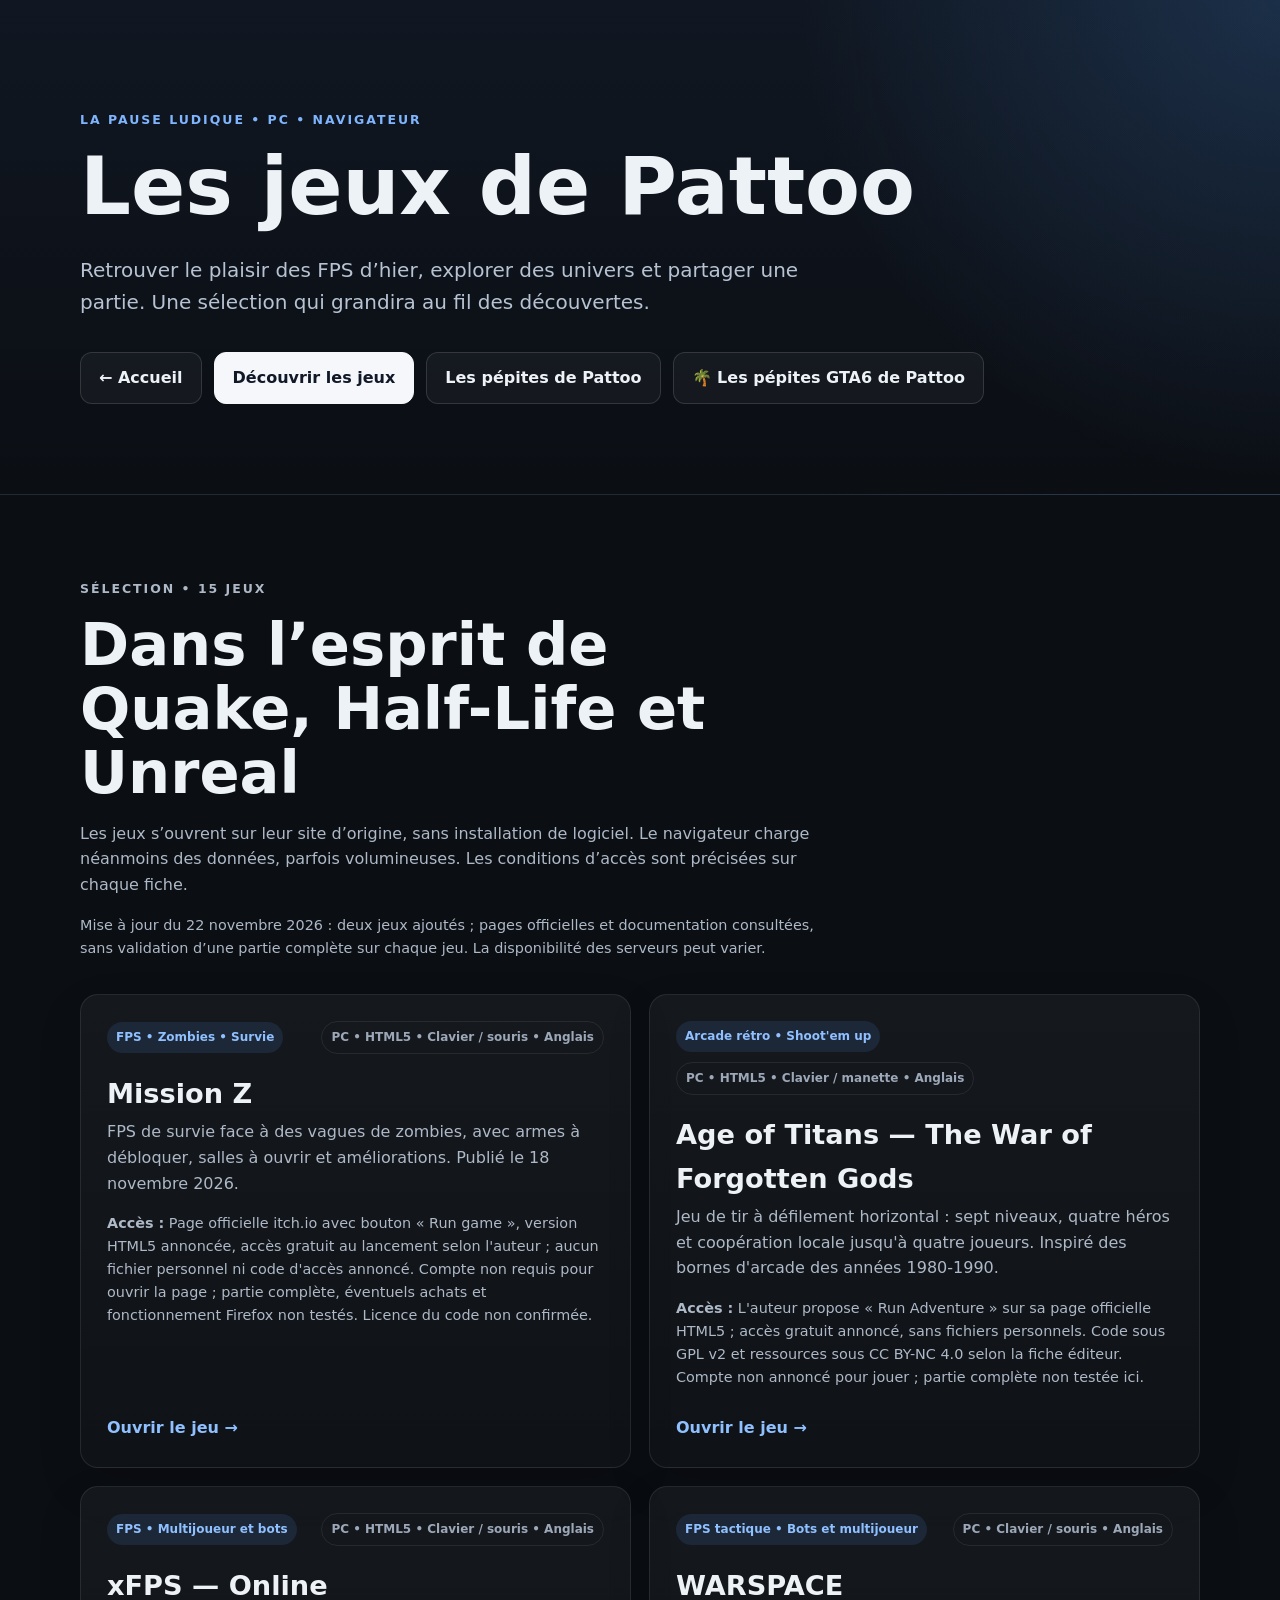
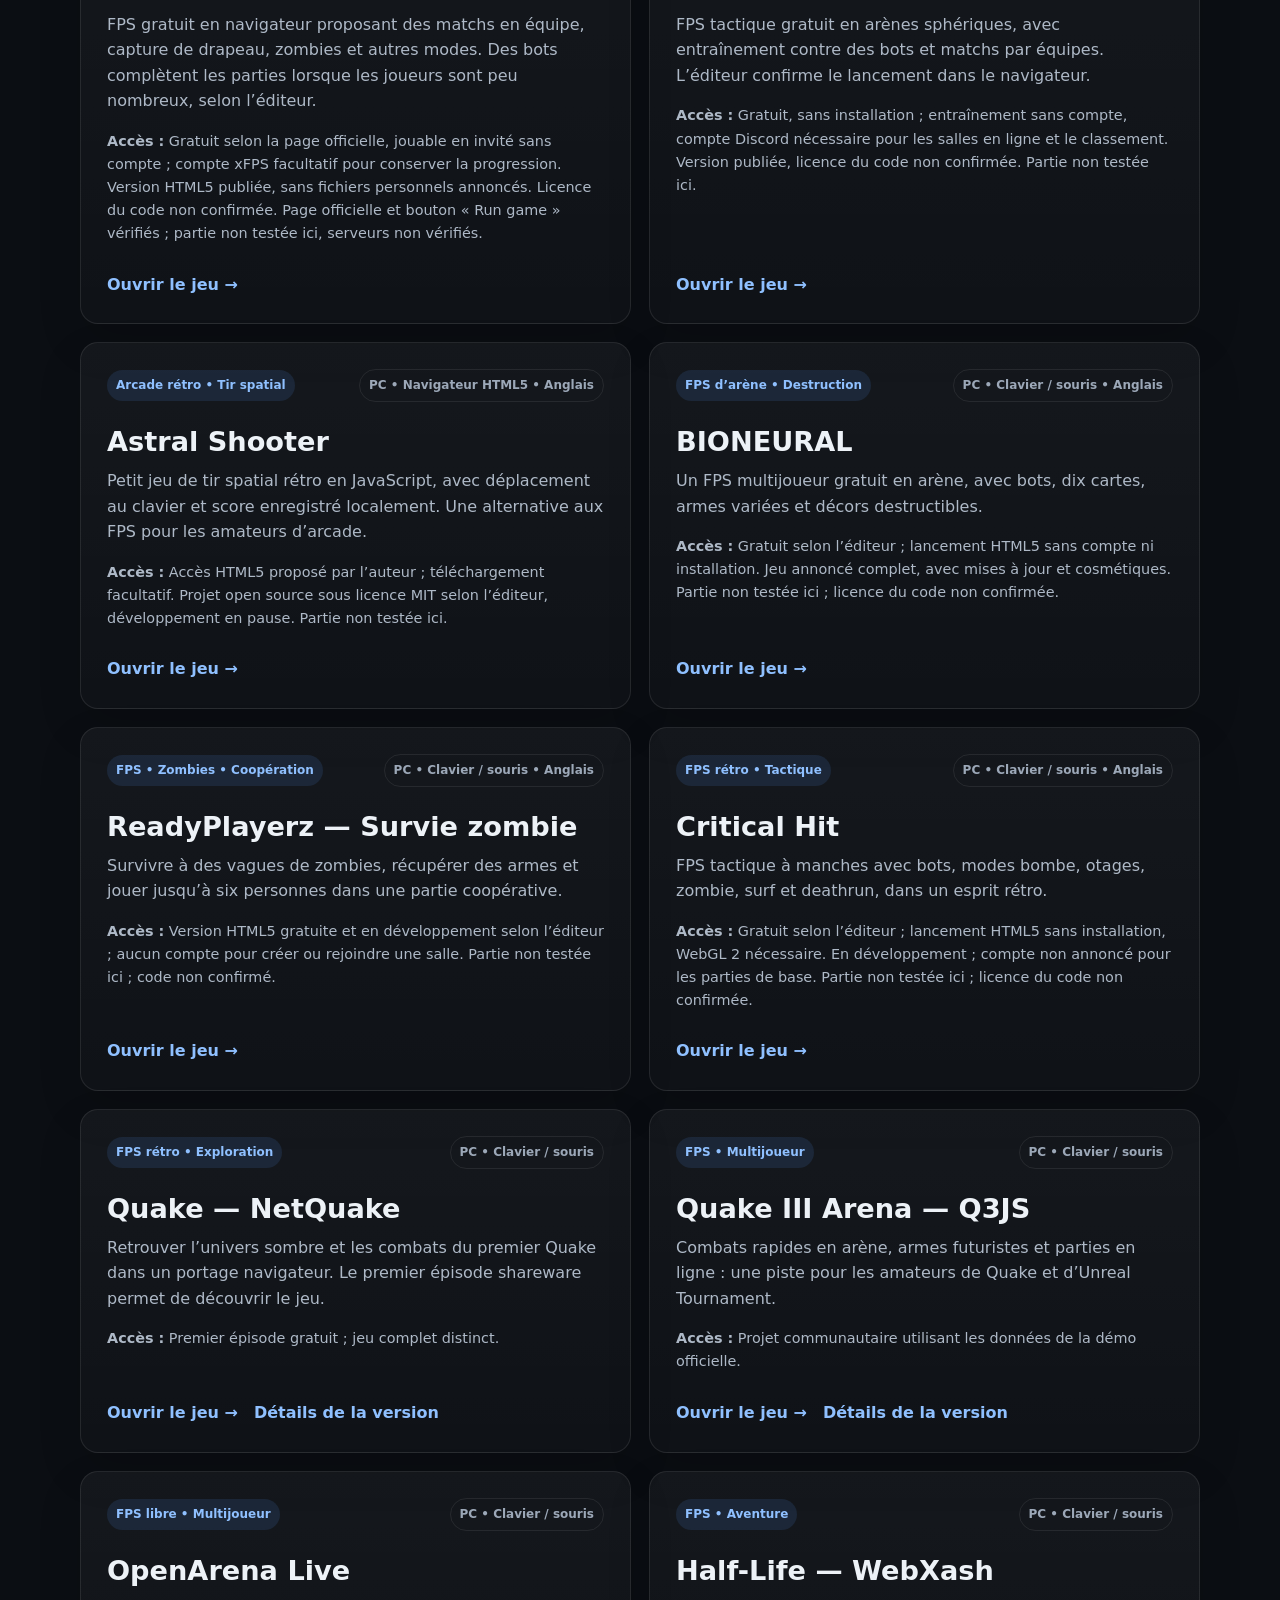
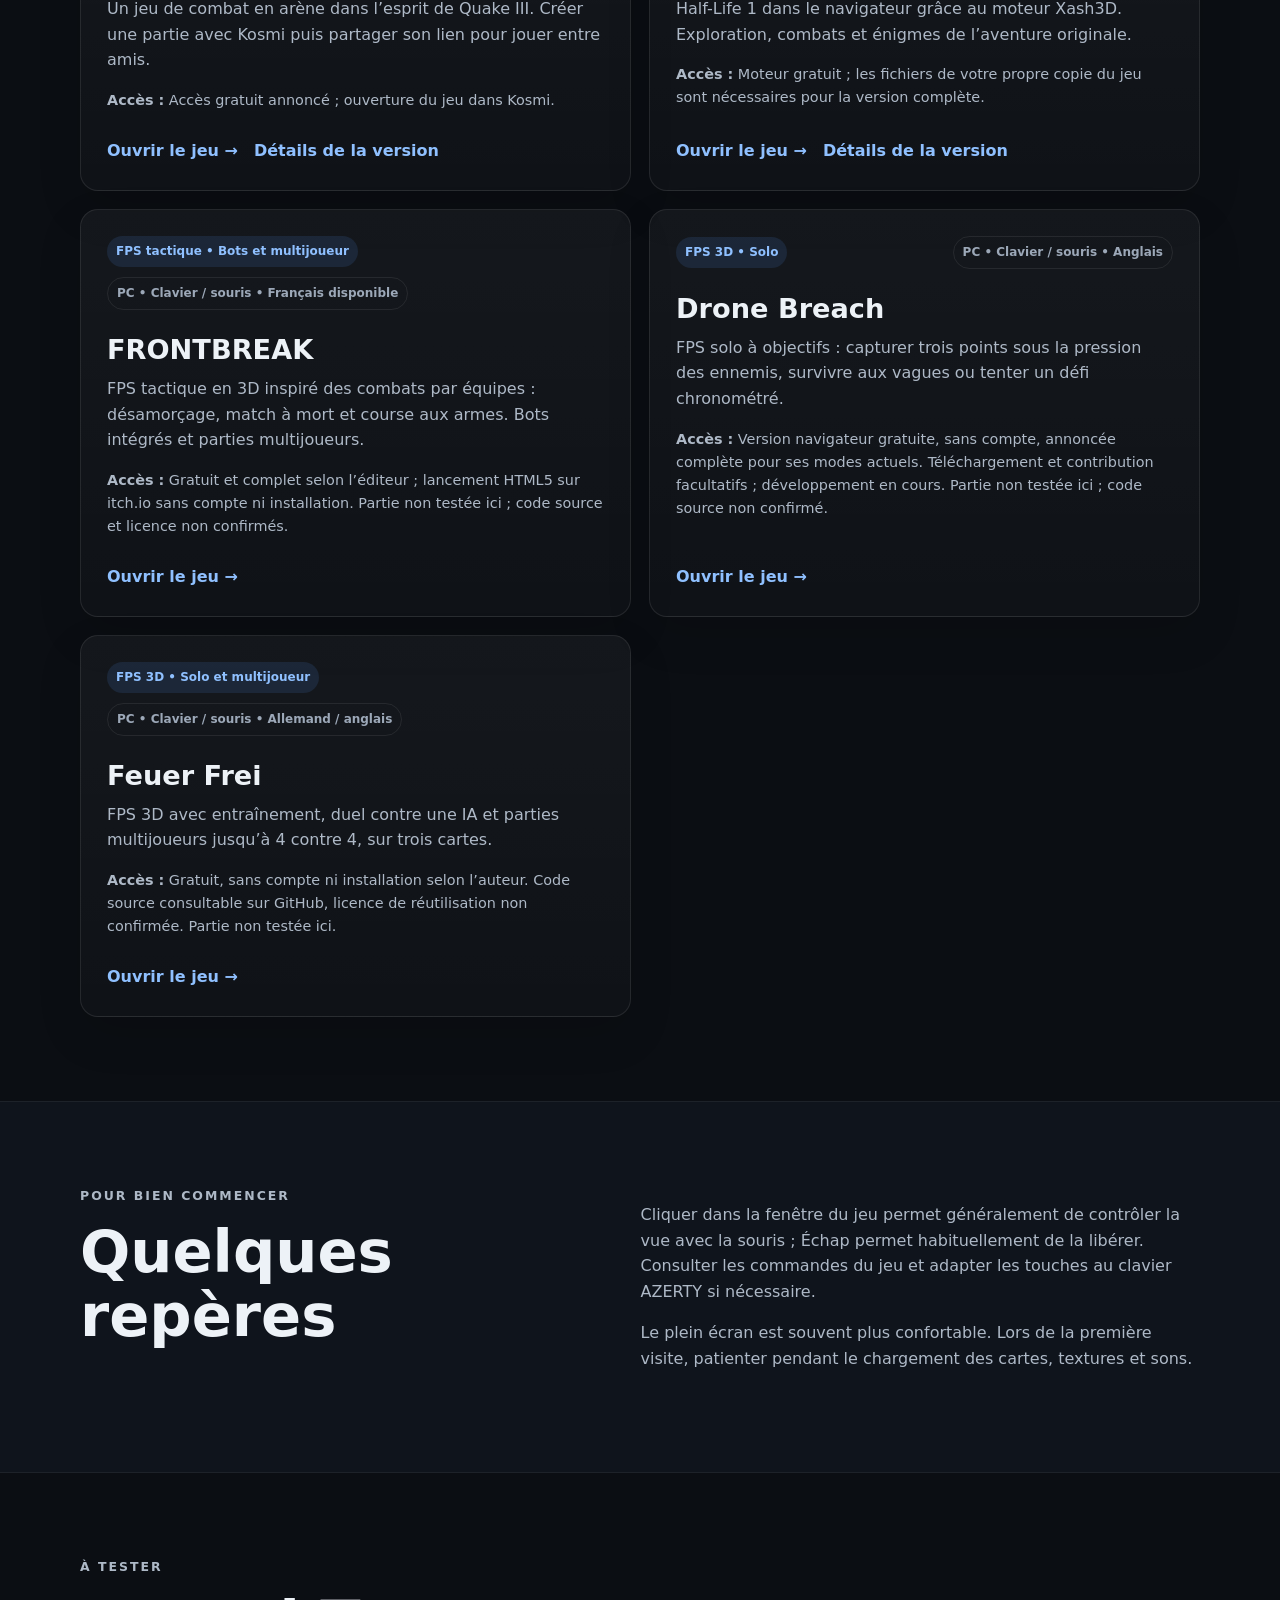
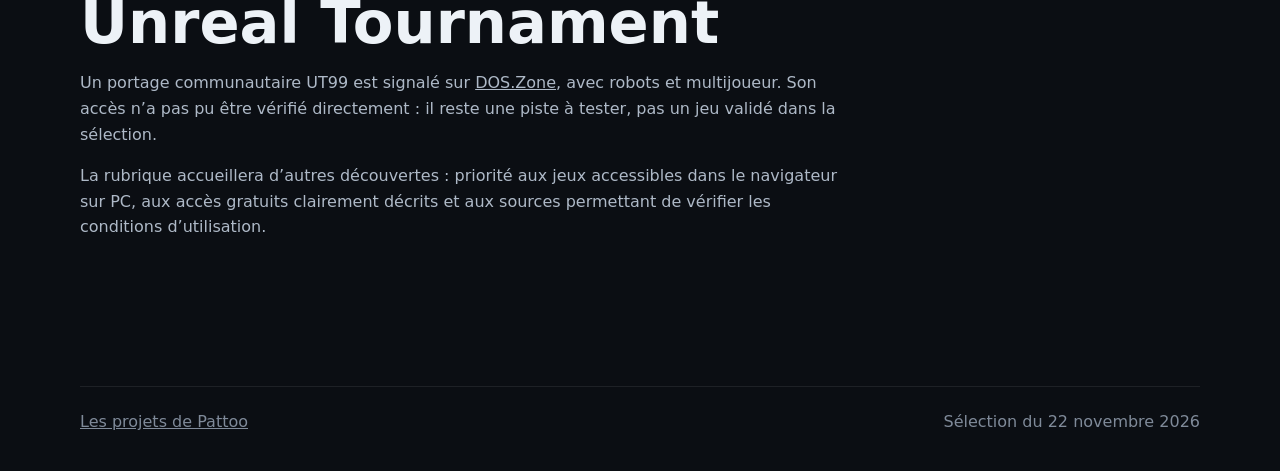
<file: jeux.html>
<!doctype html>
<html lang="fr">
<head>
<meta charset="utf-8">
<meta name="viewport" content="width=device-width,initial-scale=1">
<meta name="description" content="Les jeux de Pattoo : une sélection de FPS rétro jouables dans un navigateur sur PC, avec liens directs et conditions d’accès.">
<title>Les jeux de Pattoo — Jeux dans le navigateur</title>
<link rel="stylesheet" href="styles.css">
<style>.hero h1{font-size:clamp(2.7rem,7vw,5rem)}.games-grid{grid-template-columns:repeat(2,minmax(0,1fr))}.card-top{flex-wrap:wrap}.game-notes{font-size:.9rem}.game-actions{display:flex;gap:16px;flex-wrap:wrap;margin-top:auto}.game-actions a{padding-top:12px}a:focus-visible{outline:3px solid #8fc0ff;outline-offset:5px}@media(max-width:700px){.games-grid{grid-template-columns:1fr}}</style>
</head>
<body>
<header class="hero"><div class="wrap">
<p class="eyebrow">LA PAUSE LUDIQUE • PC • NAVIGATEUR</p>
<h1>Les jeux de Pattoo</h1>
<p class="lead">Retrouver le plaisir des FPS d’hier, explorer des univers et partager une partie. Une sélection qui grandira au fil des découvertes.</p>
<nav class="hero-actions" aria-label="Navigation"><a class="button" href="index.html">← Accueil</a><a class="button primary" href="#selection">Découvrir les jeux</a><a class="button" href="pepites.html">Les pépites de Pattoo</a><a class="button" href="pepites-gta6.html">🌴 Les pépites GTA6 de Pattoo</a></nav>
</div></header>
<main>
<section class="section" id="selection"><div class="wrap">
<div class="section-head"><p class="eyebrow">SÉLECTION • 15 JEUX</p><h2>Dans l’esprit de Quake, Half-Life et Unreal</h2><p>Les jeux s’ouvrent sur leur site d’origine, sans installation de logiciel. Le navigateur charge néanmoins des données, parfois volumineuses. Les conditions d’accès sont précisées sur chaque fiche.</p><p class="game-notes">Mise à jour du 22 novembre 2026 : deux jeux ajoutés ; pages officielles et documentation consultées, sans validation d’une partie complète sur chaque jeu. La disponibilité des serveurs peut varier.</p></div>
<div class="grid games-grid">
<article class="card"><div class="card-top"><span class="badge">FPS • Zombies • Survie</span><span class="version">PC • HTML5 • Clavier / souris • Anglais</span></div><h3>Mission Z</h3><p>FPS de survie face à des vagues de zombies, avec armes à débloquer, salles à ouvrir et améliorations. Publié le 18 novembre 2026.</p><p class="game-notes"><strong>Accès :</strong> Page officielle itch.io avec bouton « Run game », version HTML5 annoncée, accès gratuit au lancement selon l'auteur ; aucun fichier personnel ni code d'accès annoncé. Compte non requis pour ouvrir la page ; partie complète, éventuels achats et fonctionnement Firefox non testés. Licence du code non confirmée.</p><div class="game-actions"><a class="text-link" href="https://swapnilrane24.itch.io/mission-z" target="_blank" rel="noopener noreferrer">Ouvrir le jeu →</a></div></article>
<article class="card"><div class="card-top"><span class="badge">Arcade rétro • Shoot'em up</span><span class="version">PC • HTML5 • Clavier / manette • Anglais</span></div><h3>Age of Titans — The War of Forgotten Gods</h3><p>Jeu de tir à défilement horizontal : sept niveaux, quatre héros et coopération locale jusqu'à quatre joueurs. Inspiré des bornes d'arcade des années 1980-1990.</p><p class="game-notes"><strong>Accès :</strong> L'auteur propose « Run Adventure » sur sa page officielle HTML5 ; accès gratuit annoncé, sans fichiers personnels. Code sous GPL v2 et ressources sous CC BY-NC 4.0 selon la fiche éditeur. Compte non annoncé pour jouer ; partie complète non testée ici.</p><div class="game-actions"><a class="text-link" href="https://ivopixl.itch.io/age-of-titans" target="_blank" rel="noopener noreferrer">Ouvrir le jeu →</a></div></article>

<article class="card"><div class="card-top"><span class="badge">FPS • Multijoueur et bots</span><span class="version">PC • HTML5 • Clavier / souris • Anglais</span></div><h3>xFPS — Online</h3><p>FPS gratuit en navigateur proposant des matchs en équipe, capture de drapeau, zombies et autres modes. Des bots complètent les parties lorsque les joueurs sont peu nombreux, selon l’éditeur.</p><p class="game-notes"><strong>Accès :</strong> Gratuit selon la page officielle, jouable en invité sans compte ; compte xFPS facultatif pour conserver la progression. Version HTML5 publiée, sans fichiers personnels annoncés. Licence du code non confirmée. Page officielle et bouton « Run game » vérifiés ; partie non testée ici, serveurs non vérifiés.</p><div class="game-actions"><a class="text-link" href="https://xfps.itch.io/xfps-online" target="_blank" rel="noopener noreferrer">Ouvrir le jeu →</a></div></article>
<article class="card"><div class="card-top"><span class="badge">FPS tactique • Bots et multijoueur</span><span class="version">PC • Clavier / souris • Anglais</span></div><h3>WARSPACE</h3><p>FPS tactique gratuit en arènes sphériques, avec entraînement contre des bots et matchs par équipes. L’éditeur confirme le lancement dans le navigateur.</p><p class="game-notes"><strong>Accès :</strong> Gratuit, sans installation ; entraînement sans compte, compte Discord nécessaire pour les salles en ligne et le classement. Version publiée, licence du code non confirmée. Partie non testée ici.</p><div class="game-actions"><a class="text-link" href="https://warspace.gg/" target="_blank" rel="noopener noreferrer">Ouvrir le jeu →</a></div></article>
<article class="card"><div class="card-top"><span class="badge">Arcade rétro • Tir spatial</span><span class="version">PC • Navigateur HTML5 • Anglais</span></div><h3>Astral Shooter</h3><p>Petit jeu de tir spatial rétro en JavaScript, avec déplacement au clavier et score enregistré localement. Une alternative aux FPS pour les amateurs d’arcade.</p><p class="game-notes"><strong>Accès :</strong> Accès HTML5 proposé par l’auteur ; téléchargement facultatif. Projet open source sous licence MIT selon l’éditeur, développement en pause. Partie non testée ici.</p><div class="game-actions"><a class="text-link" href="https://theboom2010.itch.io/astral-shooter" target="_blank" rel="noopener noreferrer">Ouvrir le jeu →</a></div></article>

<article class="card"><div class="card-top"><span class="badge">FPS d’arène • Destruction</span><span class="version">PC • Clavier / souris • Anglais</span></div><h3>BIONEURAL</h3><p>Un FPS multijoueur gratuit en arène, avec bots, dix cartes, armes variées et décors destructibles.</p><p class="game-notes"><strong>Accès :</strong> Gratuit selon l’éditeur ; lancement HTML5 sans compte ni installation. Jeu annoncé complet, avec mises à jour et cosmétiques. Partie non testée ici ; licence du code non confirmée.</p><div class="game-actions"><a class="text-link" href="https://bioneural.itch.io/bioneural" target="_blank" rel="noopener noreferrer">Ouvrir le jeu →</a></div></article>
<article class="card"><div class="card-top"><span class="badge">FPS • Zombies • Coopération</span><span class="version">PC • Clavier / souris • Anglais</span></div><h3>ReadyPlayerz — Survie zombie</h3><p>Survivre à des vagues de zombies, récupérer des armes et jouer jusqu’à six personnes dans une partie coopérative.</p><p class="game-notes"><strong>Accès :</strong> Version HTML5 gratuite et en développement selon l’éditeur ; aucun compte pour créer ou rejoindre une salle. Partie non testée ici ; code non confirmé.</p><div class="game-actions"><a class="text-link" href="https://readyplayerz.itch.io/readyplayerz" target="_blank" rel="noopener noreferrer">Ouvrir le jeu →</a></div></article>
<article class="card"><div class="card-top"><span class="badge">FPS rétro • Tactique</span><span class="version">PC • Clavier / souris • Anglais</span></div><h3>Critical Hit</h3><p>FPS tactique à manches avec bots, modes bombe, otages, zombie, surf et deathrun, dans un esprit rétro.</p><p class="game-notes"><strong>Accès :</strong> Gratuit selon l’éditeur ; lancement HTML5 sans installation, WebGL 2 nécessaire. En développement ; compte non annoncé pour les parties de base. Partie non testée ici ; licence du code non confirmée.</p><div class="game-actions"><a class="text-link" href="https://adrianbyte.itch.io/critical-hit" target="_blank" rel="noopener noreferrer">Ouvrir le jeu →</a></div></article>
<article class="card"><div class="card-top"><span class="badge">FPS rétro • Exploration</span><span class="version">PC • Clavier / souris</span></div><h3>Quake — NetQuake</h3><p>Retrouver l’univers sombre et les combats du premier Quake dans un portage navigateur. Le premier épisode shareware permet de découvrir le jeu.</p><p class="game-notes"><strong>Accès :</strong> Premier épisode gratuit ; jeu complet distinct.</p><div class="game-actions"><a class="text-link" href="https://www.netquake.io/" target="_blank" rel="noopener noreferrer">Ouvrir le jeu →</a><a class="text-link" href="https://www.inbrowsergames.org/quake/" target="_blank" rel="noopener noreferrer">Détails de la version</a></div></article>
<article class="card"><div class="card-top"><span class="badge">FPS • Multijoueur</span><span class="version">PC • Clavier / souris</span></div><h3>Quake III Arena — Q3JS</h3><p>Combats rapides en arène, armes futuristes et parties en ligne : une piste pour les amateurs de Quake et d’Unreal Tournament.</p><p class="game-notes"><strong>Accès :</strong> Projet communautaire utilisant les données de la démo officielle.</p><div class="game-actions"><a class="text-link" href="https://q3js.com/" target="_blank" rel="noopener noreferrer">Ouvrir le jeu →</a><a class="text-link" href="https://q3js.com/" target="_blank" rel="noopener noreferrer">Détails de la version</a></div></article>
<article class="card"><div class="card-top"><span class="badge">FPS libre • Multijoueur</span><span class="version">PC • Clavier / souris</span></div><h3>OpenArena Live</h3><p>Un jeu de combat en arène dans l’esprit de Quake III. Créer une partie avec Kosmi puis partager son lien pour jouer entre amis.</p><p class="game-notes"><strong>Accès :</strong> Accès gratuit annoncé ; ouverture du jeu dans Kosmi.</p><div class="game-actions"><a class="text-link" href="https://openarena.live/" target="_blank" rel="noopener noreferrer">Ouvrir le jeu →</a><a class="text-link" href="https://openarena.live/" target="_blank" rel="noopener noreferrer">Détails de la version</a></div></article>
<article class="card"><div class="card-top"><span class="badge">FPS • Aventure</span><span class="version">PC • Clavier / souris</span></div><h3>Half-Life — WebXash</h3><p>Half-Life 1 dans le navigateur grâce au moteur Xash3D. Exploration, combats et énigmes de l’aventure originale.</p><p class="game-notes"><strong>Accès :</strong> Moteur gratuit ; les fichiers de votre propre copie du jeu sont nécessaires pour la version complète.</p><div class="game-actions"><a class="text-link" href="https://x8bitrain.github.io/webXash/" target="_blank" rel="noopener noreferrer">Ouvrir le jeu →</a><a class="text-link" href="https://github.com/x8BitRain/webXash" target="_blank" rel="noopener noreferrer">Détails de la version</a></div></article>
<article class="card"><div class="card-top"><span class="badge">FPS tactique • Bots et multijoueur</span><span class="version">PC • Clavier / souris • Français disponible</span></div><h3>FRONTBREAK</h3><p>FPS tactique en 3D inspiré des combats par équipes : désamorçage, match à mort et course aux armes. Bots intégrés et parties multijoueurs.</p><p class="game-notes"><strong>Accès :</strong> Gratuit et complet selon l’éditeur ; lancement HTML5 sur itch.io sans compte ni installation. Partie non testée ici ; code source et licence non confirmés.</p><div class="game-actions"><a class="text-link" href="https://klyogames.itch.io/frontbreak" target="_blank" rel="noopener noreferrer">Ouvrir le jeu →</a></div></article>
<article class="card"><div class="card-top"><span class="badge">FPS 3D • Solo</span><span class="version">PC • Clavier / souris • Anglais</span></div><h3>Drone Breach</h3><p>FPS solo à objectifs : capturer trois points sous la pression des ennemis, survivre aux vagues ou tenter un défi chronométré.</p><p class="game-notes"><strong>Accès :</strong> Version navigateur gratuite, sans compte, annoncée complète pour ses modes actuels. Téléchargement et contribution facultatifs ; développement en cours. Partie non testée ici ; code source non confirmé.</p><div class="game-actions"><a class="text-link" href="https://johnjohnsummit.itch.io/drone-breach" target="_blank" rel="noopener noreferrer">Ouvrir le jeu →</a></div></article>
<article class="card"><div class="card-top"><span class="badge">FPS 3D • Solo et multijoueur</span><span class="version">PC • Clavier / souris • Allemand / anglais</span></div><h3>Feuer Frei</h3><p>FPS 3D avec entraînement, duel contre une IA et parties multijoueurs jusqu’à 4 contre 4, sur trois cartes.</p><p class="game-notes"><strong>Accès :</strong> Gratuit, sans compte ni installation selon l’auteur. Code source consultable sur GitHub, licence de réutilisation non confirmée. Partie non testée ici.</p><div class="game-actions"><a class="text-link" href="https://fm323.itch.io/feuer-frei" target="_blank" rel="noopener noreferrer">Ouvrir le jeu →</a></div></article>
</div></div></section>
<section class="section muted"><div class="wrap split"><div><p class="eyebrow">POUR BIEN COMMENCER</p><h2>Quelques repères</h2></div><div><p>Cliquer dans la fenêtre du jeu permet généralement de contrôler la vue avec la souris ; Échap permet habituellement de la libérer. Consulter les commandes du jeu et adapter les touches au clavier AZERTY si nécessaire.</p><p>Le plein écran est souvent plus confortable. Lors de la première visite, patienter pendant le chargement des cartes, textures et sons.</p></div></div></section>
<section class="section"><div class="wrap"><div class="section-head"><p class="eyebrow">À TESTER</p><h2>Unreal Tournament</h2><p>Un portage communautaire UT99 est signalé sur <a href="https://dos.zone/unreal-tournament/" target="_blank" rel="noopener noreferrer">DOS.Zone</a>, avec robots et multijoueur. Son accès n’a pas pu être vérifié directement : il reste une piste à tester, pas un jeu validé dans la sélection.</p><p>La rubrique accueillera d’autres découvertes : priorité aux jeux accessibles dans le navigateur sur PC, aux accès gratuits clairement décrits et aux sources permettant de vérifier les conditions d’utilisation.</p></div></div></section>
</main><footer><div class="wrap footer-inner"><a href="index.html">Les projets de Pattoo</a><span>Sélection du 22 novembre 2026</span></div></footer>
</body></html>
</file>
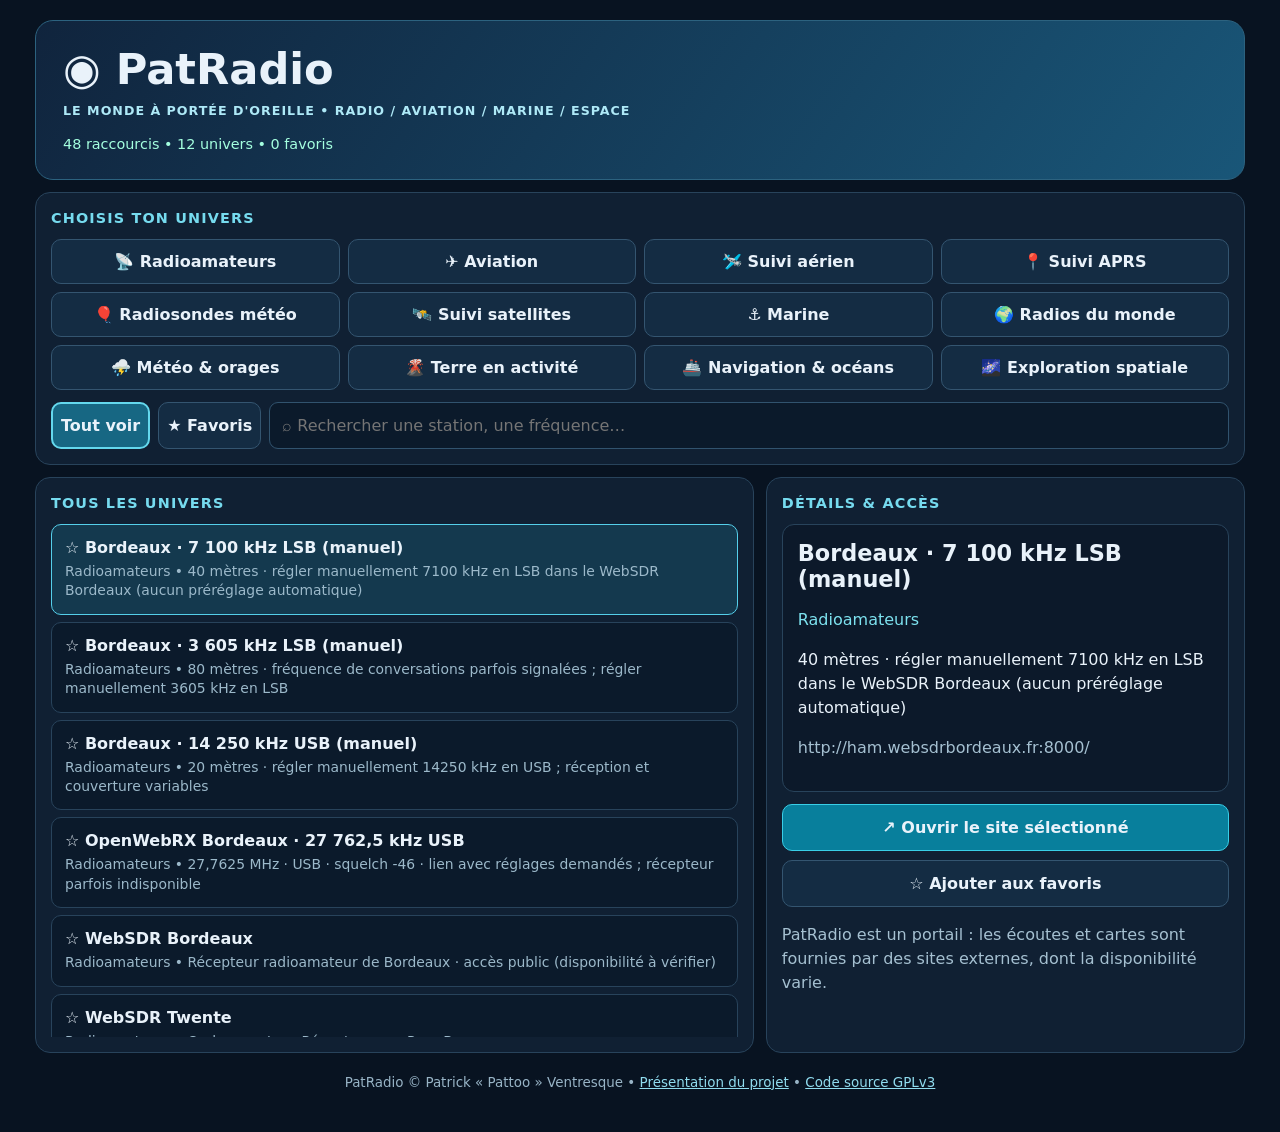
<file: patradio-app.html>
<!doctype html>
<html lang="fr"><head><meta charset="utf-8"><meta name="viewport" content="width=device-width,initial-scale=1">
<title>PatRadio en ligne — 12 univers à explorer</title>
<meta name="description" content="PatRadio en ligne : 48 accès gratuits à la radio, aux avions, satellites, navires, radiosondes, à la météo et à l'espace. Sans installation.">
<meta property="og:type" content="website"><meta property="og:locale" content="fr_FR">
<meta property="og:title" content="📻 PatRadio — Explorez le monde en un clic">
<meta property="og:description" content="12 univers et 48 découvertes gratuites : avions, radio, satellites, navires, météo et espace. PatRadio fonctionne directement dans votre navigateur.">
<meta property="og:url" content="https://les-projets-de-pattoo.vercel.app/patradio-app.html">
<meta property="og:image" content="https://les-projets-de-pattoo.vercel.app/images/patradio-facebook.jpg">
<meta property="og:image:secure_url" content="https://les-projets-de-pattoo.vercel.app/images/patradio-facebook.jpg">
<meta name="twitter:card" content="summary_large_image"><meta name="twitter:image" content="https://les-projets-de-pattoo.vercel.app/images/patradio-facebook.jpg">
<link rel="canonical" href="https://les-projets-de-pattoo.vercel.app/patradio-app.html">
<style>
:root{color-scheme:dark;font-family:system-ui,"Segoe UI",sans-serif;background:#081321;color:#e9f2fa}
*{box-sizing:border-box}body{margin:0;background:#081321}button,input{font:inherit}button{cursor:pointer}
.wrap{max-width:1250px;margin:auto;padding:20px}.hero{border:1px solid #2c627f;background:linear-gradient(125deg,#10243d,#195678);border-radius:18px;padding:23px 27px}
h1{font-size:clamp(2rem,4vw,2.7rem);margin:0 0 8px}p{line-height:1.5}.kicker{color:#aee9f7;letter-spacing:1px;font-size:.79rem;font-weight:700;margin:0}.stats{color:#a4ffdf;font-size:.9rem;margin:13px 0 0}
.panel{background:#102033;border:1px solid #28435b;border-radius:15px;padding:15px;margin-top:12px}
h2{color:#76dbef;font-size:.9rem;letter-spacing:.08em;margin:2px 0 13px}
.universes{display:grid;grid-template-columns:repeat(4,minmax(0,1fr));gap:8px}
.tab,.small,.action{border:1px solid #345570;border-radius:10px;color:#e9f2fa;background:#142c43;padding:12px 8px;font-weight:650}
.tab:hover,.small:hover{background:#235370}.tab[aria-pressed=true],.small[aria-pressed=true]{background:#176783;border:2px solid #64d8ed}
.toolbar{display:flex;gap:8px;margin-top:12px}.toolbar input{flex:1;min-width:0;background:#0b1a2b;color:#fff;border:1px solid #31536e;border-radius:9px;padding:12px}
.columns{display:grid;grid-template-columns:minmax(0,3fr) minmax(280px,2fr);gap:12px}
.results{max-height:57vh;overflow:auto;display:grid;gap:7px}
.item{width:100%;text-align:left;border:1px solid #28435b;background:#0b1a2b;border-radius:10px;color:#e9f2fa;padding:13px;display:block}
.item strong{display:block;font-size:1rem}.item span{display:block;margin-top:5px;color:#9cb9ca;font-size:.87rem;line-height:1.4}
.item:hover,.item[aria-current=true]{border-color:#55cfea;background:#14394e}
.details{min-height:230px;padding:15px;border:1px solid #28435b;border-radius:12px;background:#0c192a;overflow-wrap:anywhere}
.details h3{font-size:1.4rem;margin:0 0 10px}.muted{color:#a5c0d1}.accent{color:#7de2ef}
.buttons{display:grid;gap:9px;margin-top:12px}.action{display:block;text-align:center;text-decoration:none;padding:13px}.action.primary{background:#087f9c;border-color:#39cee7}.action:hover{filter:brightness(1.18)}
footer{color:#98b4c6;text-align:center;font-size:.84rem;padding:22px}footer a{color:#90dcef}
@media(max-width:780px){.wrap{padding:12px}.universes{grid-template-columns:repeat(2,minmax(0,1fr))}.columns{grid-template-columns:1fr}.results{max-height:300px}.tab{padding:11px 5px}.toolbar{flex-wrap:wrap}.toolbar input{flex-basis:100%;order:-1}}
</style></head><body><div class="wrap">
<header class="hero"><h1>◉ PatRadio</h1><p class="kicker">LE MONDE À PORTÉE D'OREILLE • RADIO / AVIATION / MARINE / ESPACE</p><p class="stats" id="stats">48 raccourcis • 12 univers • Favoris dans ce navigateur</p></header>
<section class="panel" aria-label="Choix des univers"><h2>CHOISIS TON UNIVERS</h2><nav class="universes" id="universes" aria-label="Catégories"></nav>
<div class="toolbar"><button class="small" id="all">Tout voir</button><button class="small" id="favs">★ Favoris</button><input id="search" type="search" aria-label="Rechercher" placeholder="⌕ Rechercher une station, une fréquence…"></div></section>
<div class="columns"><section class="panel"><h2 id="list-title">TOUS LES UNIVERS</h2><div class="results" id="results" aria-live="polite"></div></section>
<aside class="panel"><h2>DÉTAILS & ACCÈS</h2><div class="details" id="details">Choisis un service dans la liste.</div>
<div class="buttons"><a id="open" class="action primary" href="#" target="_blank" rel="noopener noreferrer" hidden>↗ Ouvrir le site sélectionné</a><button class="action" id="favorite" hidden>☆ Ajouter aux favoris</button></div>
<p class="muted">PatRadio est un portail : les écoutes et cartes sont fournies par des sites externes, dont la disponibilité varie.</p></aside></div>
<footer>PatRadio © Patrick « Pattoo » Ventresque • <a href="patradio.html">Présentation du projet</a> • <a href="https://github.com/PattooDev/PatRadio" target="_blank" rel="noopener noreferrer">Code source GPLv3</a></footer>
</div><script>
"use strict";
const stations=[{"id":"bordeaux7100","name":"Bordeaux · 7 100 kHz LSB (manuel)","category":"Radioamateurs","detail":"40 mètres · régler manuellement 7100 kHz en LSB dans le WebSDR Bordeaux (aucun préréglage automatique)","url":"http://ham.websdrbordeaux.fr:8000/"},{"id":"bordeaux3605","name":"Bordeaux · 3 605 kHz LSB (manuel)","category":"Radioamateurs","detail":"80 mètres · fréquence de conversations parfois signalées ; régler manuellement 3605 kHz en LSB","url":"http://ham.websdrbordeaux.fr:8000/"},{"id":"bordeaux14250","name":"Bordeaux · 14 250 kHz USB (manuel)","category":"Radioamateurs","detail":"20 mètres · régler manuellement 14250 kHz en USB ; réception et couverture variables","url":"http://ham.websdrbordeaux.fr:8000/"},{"id":"bordeaux-openwebrx-277625","name":"OpenWebRX Bordeaux · 27 762,5 kHz USB","category":"Radioamateurs","detail":"27,7625 MHz · USB · squelch -46 · lien avec réglages demandés ; récepteur parfois indisponible","url":"https://openwebrx.websdrbordeaux.fr/#freq=27762500,mod=usb,sql=-46"},{"id":"bordeaux","name":"WebSDR Bordeaux","category":"Radioamateurs","detail":"Récepteur radioamateur de Bordeaux · accès public (disponibilité à vérifier)","url":"http://ham.websdrbordeaux.fr:8000/"},{"id":"twente","name":"WebSDR Twente","category":"Radioamateurs","detail":"Ondes courtes · Récepteur aux Pays-Bas","url":"http://websdr.ewi.utwente.nl:8901/"},{"id":"twente7120","name":"Twente · 7 120 kHz LSB","category":"Radioamateurs","detail":"Fréquence testée · voix en LSB","url":"http://websdr.ewi.utwente.nl:8901/?tune=7120lsb"},{"id":"twente14200","name":"Twente · 14 200 kHz USB","category":"Radioamateurs","detail":"Bande des 20 mètres · USB","url":"http://websdr.ewi.utwente.nl:8901/?tune=14200usb"},{"id":"websdr","name":"Annuaire WebSDR","category":"Radioamateurs","detail":"Récepteurs publics disponibles dans le monde","url":"https://www.websdr.org/"},{"id":"radiosondy-meb801267","name":"Radiosondy · Sonde MEB801267","category":"Radiosondes météo","detail":"Fiche de suivi d’une radiosonde météorologique · informations variables selon les données disponibles","url":"https://radiosondy.info/sonde.php?sondenumber=MEB801267"},{"id":"radiosondy-meb801258","name":"Radiosondy · Sonde MEB801258","category":"Radiosondes météo","detail":"Fiche de la deuxième radiosonde de Bordeaux · une trajectoire à la fois","url":"https://radiosondy.info/sonde.php?sondenumber=MEB801258"},{"id":"radiosondy-global","name":"Radiosondy · Carte mondiale","category":"Radiosondes météo","detail":"Suivi des ballons-sondes météorologiques et recherche par numéro de sonde","url":"https://radiosondy.info/"},{"id":"aprs-bordeaux","name":"APRS.fi · Bordeaux","category":"Suivi APRS","detail":"Carte APRS centrée sur Bordeaux · balises et positions transmises par stations participantes ; pas un flux audio","url":"https://aprs.fi/#!mt=roadmap&z=11&lat=44.83990&lng=-0.49290"},{"id":"bordeaux-adsb","name":"ADS-B Bordeaux · Suivi des avions","category":"Suivi aérien","detail":"Carte des avions détectés autour de Bordeaux · positions ADS-B, sans audio","url":"https://adsb.websdrbordeaux.fr/?icao=4a8b28"},{"id":"flightradar24","name":"Flightradar24","category":"Aviation","detail":"Carte mondiale des vols · certaines fonctions limitées","url":"https://www.flightradar24.com/"},{"id":"airplaneslive","name":"Airplanes.live","category":"Aviation","detail":"Suivi ADS-B communautaire · carte du trafic aérien","url":"https://airplanes.live/"},{"id":"adsbexchange","name":"ADS-B Exchange","category":"Aviation","detail":"Carte ADS-B mondiale avec filtres avancés","url":"https://globe.adsbexchange.com/"},{"id":"n2yo","name":"N2YO · Suivi des satellites","category":"Suivi satellites","detail":"Position orbitale, carte et prévisions de passage","url":"https://www.n2yo.com/"},{"id":"heavens-above","name":"Heavens-Above · Passages visibles","category":"Suivi satellites","detail":"ISS, satellites visibles et horaires de passage selon le lieu","url":"https://www.heavens-above.com/main.aspx"},{"id":"satflare","name":"Satflare · Trajectoires orbitales","category":"Suivi satellites","detail":"Cartes et visualisation des trajectoires de satellites","url":"https://www.satflare.com/track.asp?cchart=1"},{"id":"satnogs","name":"SatNOGS · Réseau radio satellite","category":"Suivi satellites","detail":"Observations radio de satellites par stations au sol","url":"https://network.satnogs.org/"},{"id":"blitzortung","name":"Blitzortung · Orages et éclairs","category":"Météo & orages","detail":"Carte des impacts de foudre presque en temps réel","url":"https://www.blitzortung.org/fr/live_lightning_maps.php"},{"id":"windy","name":"Windy · Météo mondiale","category":"Météo & orages","detail":"Vents, nuages, pluies et radar météorologique","url":"https://www.windy.com/"},{"id":"usgs-earthquakes","name":"USGS · Séismes","category":"Terre en activité","detail":"Carte des tremblements de terre et magnitudes","url":"https://earthquake.usgs.gov/earthquakes/map/"},{"id":"nasa-firms","name":"NASA FIRMS · Incendies","category":"Terre en activité","detail":"Points chauds et incendies détectés par satellite","url":"https://firms.modaps.eosdis.nasa.gov/map/"},{"id":"vesselfinder","name":"VesselFinder · Navires","category":"Navigation & océans","detail":"Carte AIS des cargos, ferries et navires","url":"https://www.vesselfinder.com/"},{"id":"global-fishing-watch","name":"Global Fishing Watch · Pêche","category":"Navigation & océans","detail":"Cartographie de l'activité de pêche mondiale","url":"https://globalfishingwatch.org/our-map/"},{"id":"nasa-eyes","name":"NASA Eyes · Exploration spatiale","category":"Exploration spatiale","detail":"Visualisations 3D du système solaire et des missions","url":"https://science.nasa.gov/eyes/"},{"id":"noaa-aurora","name":"NOAA · Prévisions d'aurores","category":"Exploration spatiale","detail":"Aurores polaires et activité géomagnétique","url":"https://www.swpc.noaa.gov/products/aurora-30-minute-forecast"},{"id":"jfk","name":"New York JFK · LiveATC","category":"Aviation","detail":"Tour, sol, approche · choisir LISTEN sur le site","url":"https://www.liveatc.net/search/?icao=KJFK"},{"id":"atc","name":"LiveATC · Tous les aéroports","category":"Aviation","detail":"Annuaire des communications aériennes","url":"https://www.liveatc.net/feedindex.php"},{"id":"marine-ny","name":"Marine · New York / New Jersey","category":"Marine","detail":"Flux VHF maritime · disponibilité variable","url":"https://www.broadcastify.com/listen/feed/17329"},{"id":"marine-seattle","name":"Marine · Seattle","category":"Marine","detail":"Récepteurs des communications maritimes","url":"https://seattleboatradio.com/"},{"id":"garden","name":"Radio Garden","category":"Radios du monde","detail":"Radios publiques et musicales du monde entier","url":"https://radio.garden/"},{"id":"twente3690","name":"Twente · 3 690 kHz LSB","category":"Radioamateurs","detail":"80 mètres · activité vocale possible en soirée/nuit","url":"http://websdr.ewi.utwente.nl:8901/?tune=3690lsb"},{"id":"twente3725","name":"Twente · 3 725 kHz LSB","category":"Radioamateurs","detail":"80 mètres · recherche de conversations européennes","url":"http://websdr.ewi.utwente.nl:8901/?tune=3725lsb"},{"id":"twente7090","name":"Twente · 7 090 kHz LSB","category":"Radioamateurs","detail":"40 mètres · centre d’activité SSB faible puissance","url":"http://websdr.ewi.utwente.nl:8901/?tune=7090lsb"},{"id":"twente7135","name":"Twente · 7 135 kHz LSB","category":"Radioamateurs","detail":"40 mètres · conversations possibles en Europe","url":"http://websdr.ewi.utwente.nl:8901/?tune=7135lsb"},{"id":"twente7150","name":"Twente · 7 150 kHz LSB","category":"Radioamateurs","detail":"40 mètres · explorer les échanges vocaux","url":"http://websdr.ewi.utwente.nl:8901/?tune=7150lsb"},{"id":"twente7175","name":"Twente · 7 175 kHz LSB","category":"Radioamateurs","detail":"40 mètres · liaisons internationales possibles","url":"http://websdr.ewi.utwente.nl:8901/?tune=7175lsb"},{"id":"twente14195","name":"Twente · 14 195 kHz USB","category":"Radioamateurs","detail":"20 mètres · zone utilisée pour expéditions DX, éviter de perturber les appels","url":"http://websdr.ewi.utwente.nl:8901/?tune=14195usb"},{"id":"twente14250","name":"Twente · 14 250 kHz USB","category":"Radioamateurs","detail":"20 mètres · écoute internationale en journée","url":"http://websdr.ewi.utwente.nl:8901/?tune=14250usb"},{"id":"twente14285","name":"Twente · 14 285 kHz USB","category":"Radioamateurs","detail":"20 mètres · centre d’activité SSB faible puissance","url":"http://websdr.ewi.utwente.nl:8901/?tune=14285usb"},{"id":"twente21250","name":"Twente · 21 250 kHz USB","category":"Radioamateurs","detail":"15 mètres · réception dépendante de la propagation","url":"http://websdr.ewi.utwente.nl:8901/?tune=21250usb"},{"id":"twente28450","name":"Twente · 28 450 kHz USB","category":"Radioamateurs","detail":"10 mètres · plutôt lorsque la propagation est favorable","url":"http://websdr.ewi.utwente.nl:8901/?tune=28450usb"},{"id":"twente198am","name":"Twente · 198 kHz AM","category":"Radios du monde","detail":"Grandes ondes · fréquence historique, émission non garantie","url":"http://websdr.ewi.utwente.nl:8901/?tune=198am"},{"id":"twente6070am","name":"Twente · 6 070 kHz AM","category":"Radios du monde","detail":"Ondes courtes · diffusion internationale possible","url":"http://websdr.ewi.utwente.nl:8901/?tune=6070am"},{"id":"twente10000am","name":"Twente · 10 000 kHz AM","category":"Radios du monde","detail":"Ondes courtes · signaux horaires possibles selon propagation","url":"http://websdr.ewi.utwente.nl:8901/?tune=10000am"}];
const categories=[["📡","Radioamateurs"],["✈️","Aviation"],["🛩️","Suivi aérien"],["📍","Suivi APRS"],["🎈","Radiosondes météo"],["🛰️","Suivi satellites"],["⚓","Marine"],["🌍","Radios du monde"],["⛈️","Météo & orages"],["🌋","Terre en activité"],["🚢","Navigation & océans"],["🌌","Exploration spatiale"]];
const byId=id=>document.getElementById(id);
let category="Toutes les catégories", selected=null;
let favorites=[];
try{const v=JSON.parse(localStorage.getItem("patradio-web-favoris")||"[]");if(Array.isArray(v))favorites=v.filter(x=>typeof x==="string");}catch(e){}
const safe=t=>String(t).replace(/[&<>"']/g,c=>({"&":"&amp;","<":"&lt;",">":"&gt;",'"':"&quot;","'":"&#39;"}[c]));
function setCategory(name){category=name;render();}
function render(){
  byId("universes").replaceChildren();
  categories.forEach(([emoji,name])=>{
    const b=document.createElement("button");b.className="tab";b.textContent=emoji+" "+name;
    b.setAttribute("aria-pressed",String(category===name));
    b.addEventListener("click",()=>setCategory(name));byId("universes").append(b);
  });
  byId("all").setAttribute("aria-pressed",String(category==="Toutes les catégories"));
  byId("favs").setAttribute("aria-pressed",String(category==="⭐ Favoris"));
  const query=byId("search").value.trim().toLocaleLowerCase("fr");
  const visible=stations.filter(s=>(category==="Toutes les catégories"||(category==="⭐ Favoris"&&favorites.includes(s.id))||s.category===category)&&[s.name,s.detail,s.category].join(" ").toLocaleLowerCase("fr").includes(query));
  if(!visible.some(s=>s.id===selected))selected=visible[0]?.id||null;
  byId("list-title").textContent=category==="Toutes les catégories"?"TOUS LES UNIVERS":category==="⭐ Favoris"?"MES FAVORIS":category.toLocaleUpperCase("fr");
  const list=byId("results");list.replaceChildren();
  if(!visible.length){const p=document.createElement("p");p.className="muted";p.textContent="Aucun résultat dans cet univers.";list.append(p);}
  visible.forEach(s=>{const b=document.createElement("button");b.className="item";b.setAttribute("aria-current",String(selected===s.id));
    const strong=document.createElement("strong");strong.textContent=(favorites.includes(s.id)?"★ ":"☆ ")+s.name;
    const sub=document.createElement("span");sub.textContent=s.category+" • "+s.detail;b.append(strong,sub);
    b.addEventListener("click",()=>{selected=s.id;render();});list.append(b);});
  const s=stations.find(x=>x.id===selected);
  const detail=byId("details");
  detail.innerHTML=s?"<h3>"+safe(s.name)+"</h3><p class='accent'>"+safe(s.category)+"</p><p>"+safe(s.detail)+"</p><p class='muted'>"+safe(s.url)+"</p>":"Choisis un service dans la liste.";
  byId("open").hidden=!s;byId("favorite").hidden=!s;
  if(s){byId("open").href=s.url;byId("favorite").textContent=favorites.includes(s.id)?"★ Retirer des favoris":"☆ Ajouter aux favoris";}
  byId("stats").textContent=stations.length+" raccourcis • "+categories.length+" univers • "+favorites.length+" favoris";
}
byId("all").addEventListener("click",()=>setCategory("Toutes les catégories"));
byId("favs").addEventListener("click",()=>setCategory("⭐ Favoris"));
byId("search").addEventListener("input",render);
byId("favorite").addEventListener("click",()=>{
 if(!selected)return;
 favorites=favorites.includes(selected)?favorites.filter(x=>x!==selected):[...favorites,selected];
 try{localStorage.setItem("patradio-web-favoris",JSON.stringify(favorites));}catch(e){}
 render();
});
render();
</script></body></html>
</file>
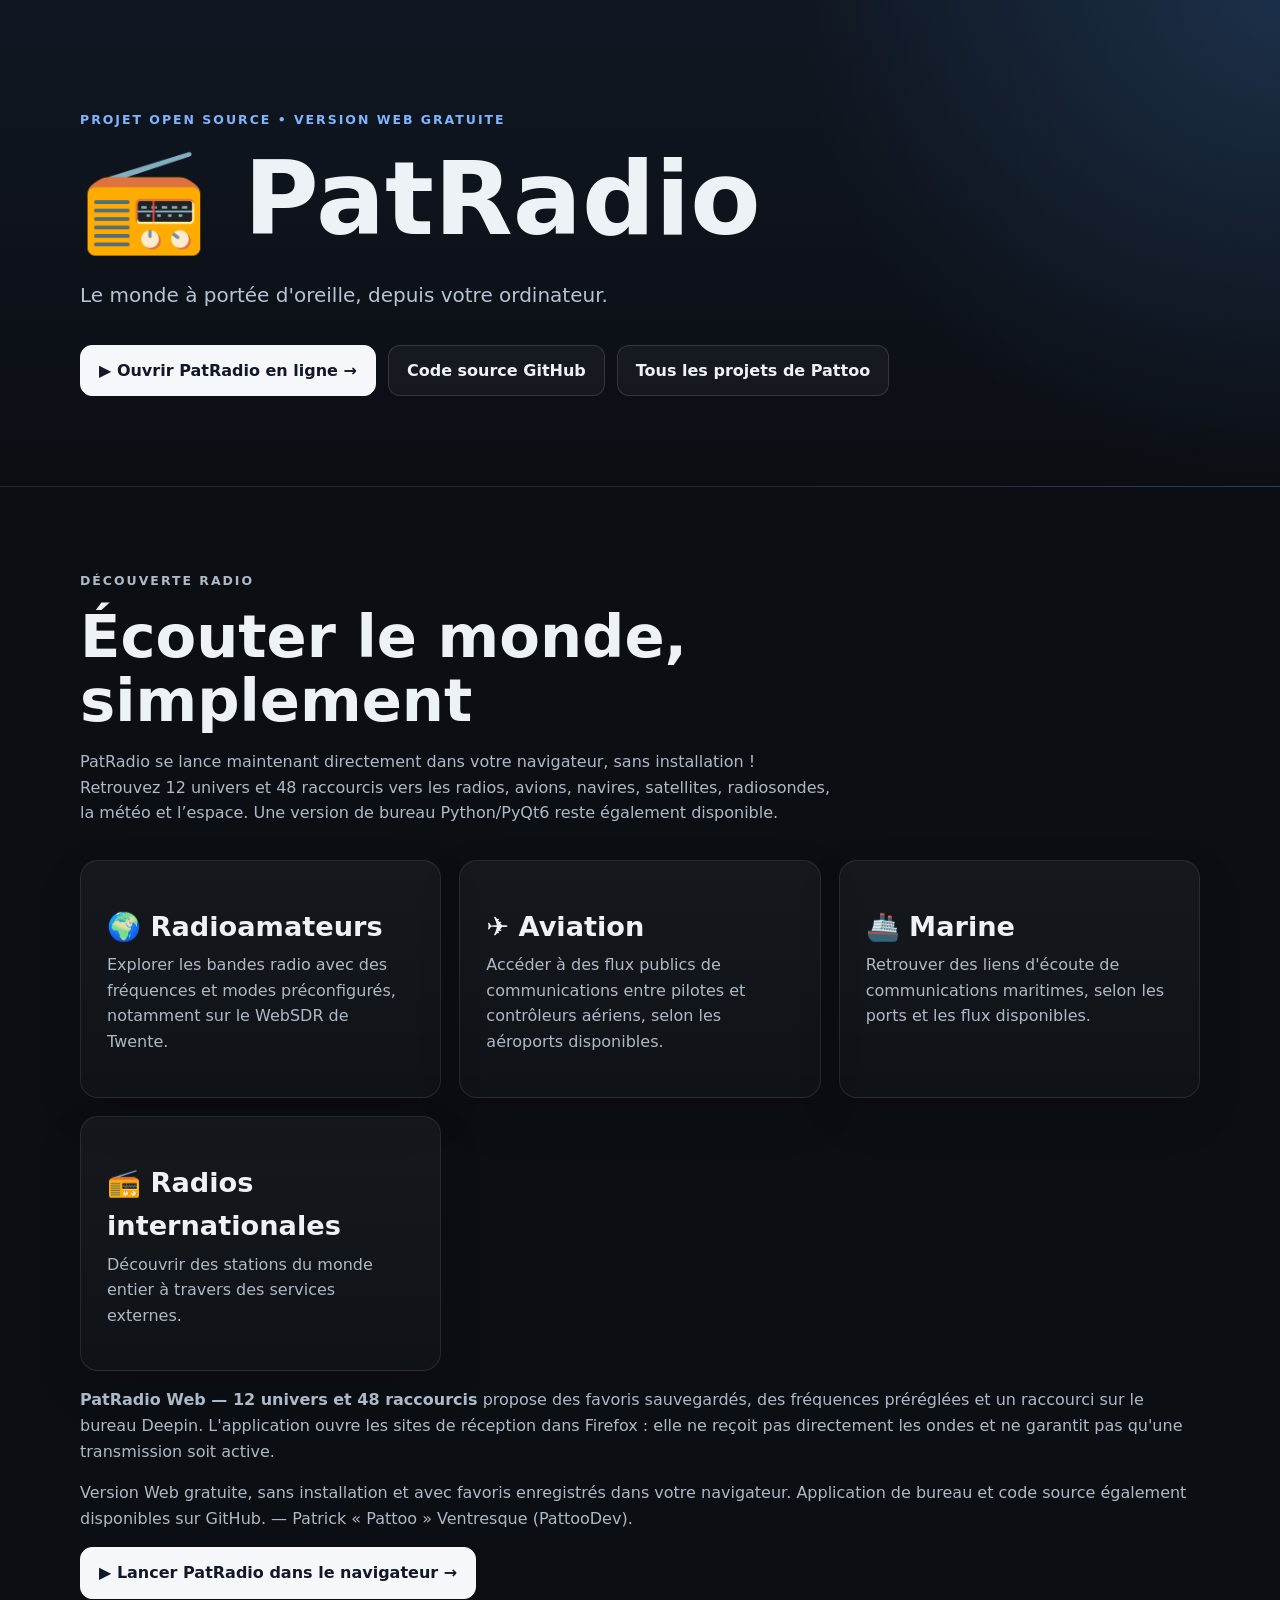
<file: patradio.html>
<!doctype html>
<html lang="fr">
<head>
<meta charset="utf-8">
<meta name="viewport" content="width=device-width, initial-scale=1">
<title>PatRadio — Le monde à portée d'oreille</title>
<meta name="description" content="Découvrez PatRadio, application Linux gratuite et libre pour écouter les radioamateurs, l'aviation, les communications maritimes et les radios du monde entier.">
<meta property="og:type" content="website">
<meta property="og:locale" content="fr_FR">
<meta property="og:site_name" content="Les projets de Pattoo">
<meta property="og:title" content="📻 PatRadio — Le monde à portée d'oreille">
<meta property="og:description" content="Radioamateurs, pilotes, navires et radios internationales : découvrez PatRadio, un centre d'écoute mondial gratuit pour Linux, créé par Patrick « Pattoo » Ventresque.">
<meta property="og:url" content="https://les-projets-de-pattoo.vercel.app/patradio.html">
<meta property="og:image" content="https://les-projets-de-pattoo.vercel.app/images/patradio-facebook.jpg">
<meta property="og:image:secure_url" content="https://les-projets-de-pattoo.vercel.app/images/patradio-facebook.jpg">
<meta property="og:image:type" content="image/jpeg">
<meta property="og:image:width" content="1254">
<meta property="og:image:height" content="1254">
<meta property="og:image:alt" content="Affiche PatRadio : globe terrestre, avion, navire et écoute radio mondiale">
<meta name="twitter:card" content="summary_large_image">
<meta name="twitter:image" content="https://les-projets-de-pattoo.vercel.app/images/patradio-facebook.jpg">
<meta name="twitter:title" content="PatRadio — Centre d'écoute radio mondial">
<meta name="twitter:description" content="PatRadio en ligne : 12 univers et 48 découvertes gratuites, sans installation.">
<link rel="canonical" href="https://les-projets-de-pattoo.vercel.app/patradio.html">
<link rel="stylesheet" href="styles.css">
</head>
<body>
<header class="hero"><div class="wrap">
<p class="eyebrow">PROJET OPEN SOURCE • VERSION WEB GRATUITE</p>
<h1>📻 PatRadio</h1>
<p class="lead">Le monde à portée d'oreille, depuis votre ordinateur.</p>
<div class="hero-actions"><a class="button primary" href="patradio-app.html">▶ Ouvrir PatRadio en ligne →</a><a class="button" href="https://github.com/PattooDev/PatRadio">Code source GitHub</a><a class="button" href="index.html#projets">Tous les projets de Pattoo</a></div>
</div></header>
<main><section class="section"><div class="wrap">
<div class="section-head"><p class="eyebrow">DÉCOUVERTE RADIO</p><h2>Écouter le monde, simplement</h2>
<p>PatRadio se lance maintenant directement dans votre navigateur, sans installation ! Retrouvez 12 univers et 48 raccourcis vers les radios, avions, navires, satellites, radiosondes, la météo et l’espace. Une version de bureau Python/PyQt6 reste également disponible.</p></div>
<div class="grid">
<article class="card"><h3>🌍 Radioamateurs</h3><p>Explorer les bandes radio avec des fréquences et modes préconfigurés, notamment sur le WebSDR de Twente.</p></article>
<article class="card"><h3>✈️ Aviation</h3><p>Accéder à des flux publics de communications entre pilotes et contrôleurs aériens, selon les aéroports disponibles.</p></article>
<article class="card"><h3>🚢 Marine</h3><p>Retrouver des liens d'écoute de communications maritimes, selon les ports et les flux disponibles.</p></article>
<article class="card"><h3>📻 Radios internationales</h3><p>Découvrir des stations du monde entier à travers des services externes.</p></article>
</div>
<p><strong>PatRadio Web — 12 univers et 48 raccourcis</strong> propose des favoris sauvegardés, des fréquences préréglées et un raccourci sur le bureau Deepin. L'application ouvre les sites de réception dans Firefox : elle ne reçoit pas directement les ondes et ne garantit pas qu'une transmission soit active.</p>
<p>Version Web gratuite, sans installation et avec favoris enregistrés dans votre navigateur. Application de bureau et code source également disponibles sur GitHub. — Patrick « Pattoo » Ventresque (PattooDev).</p>
<p><a class="button primary" href="patradio-app.html">▶ Lancer PatRadio dans le navigateur →</a></p>
</div></section></main>
</body></html>
</file>
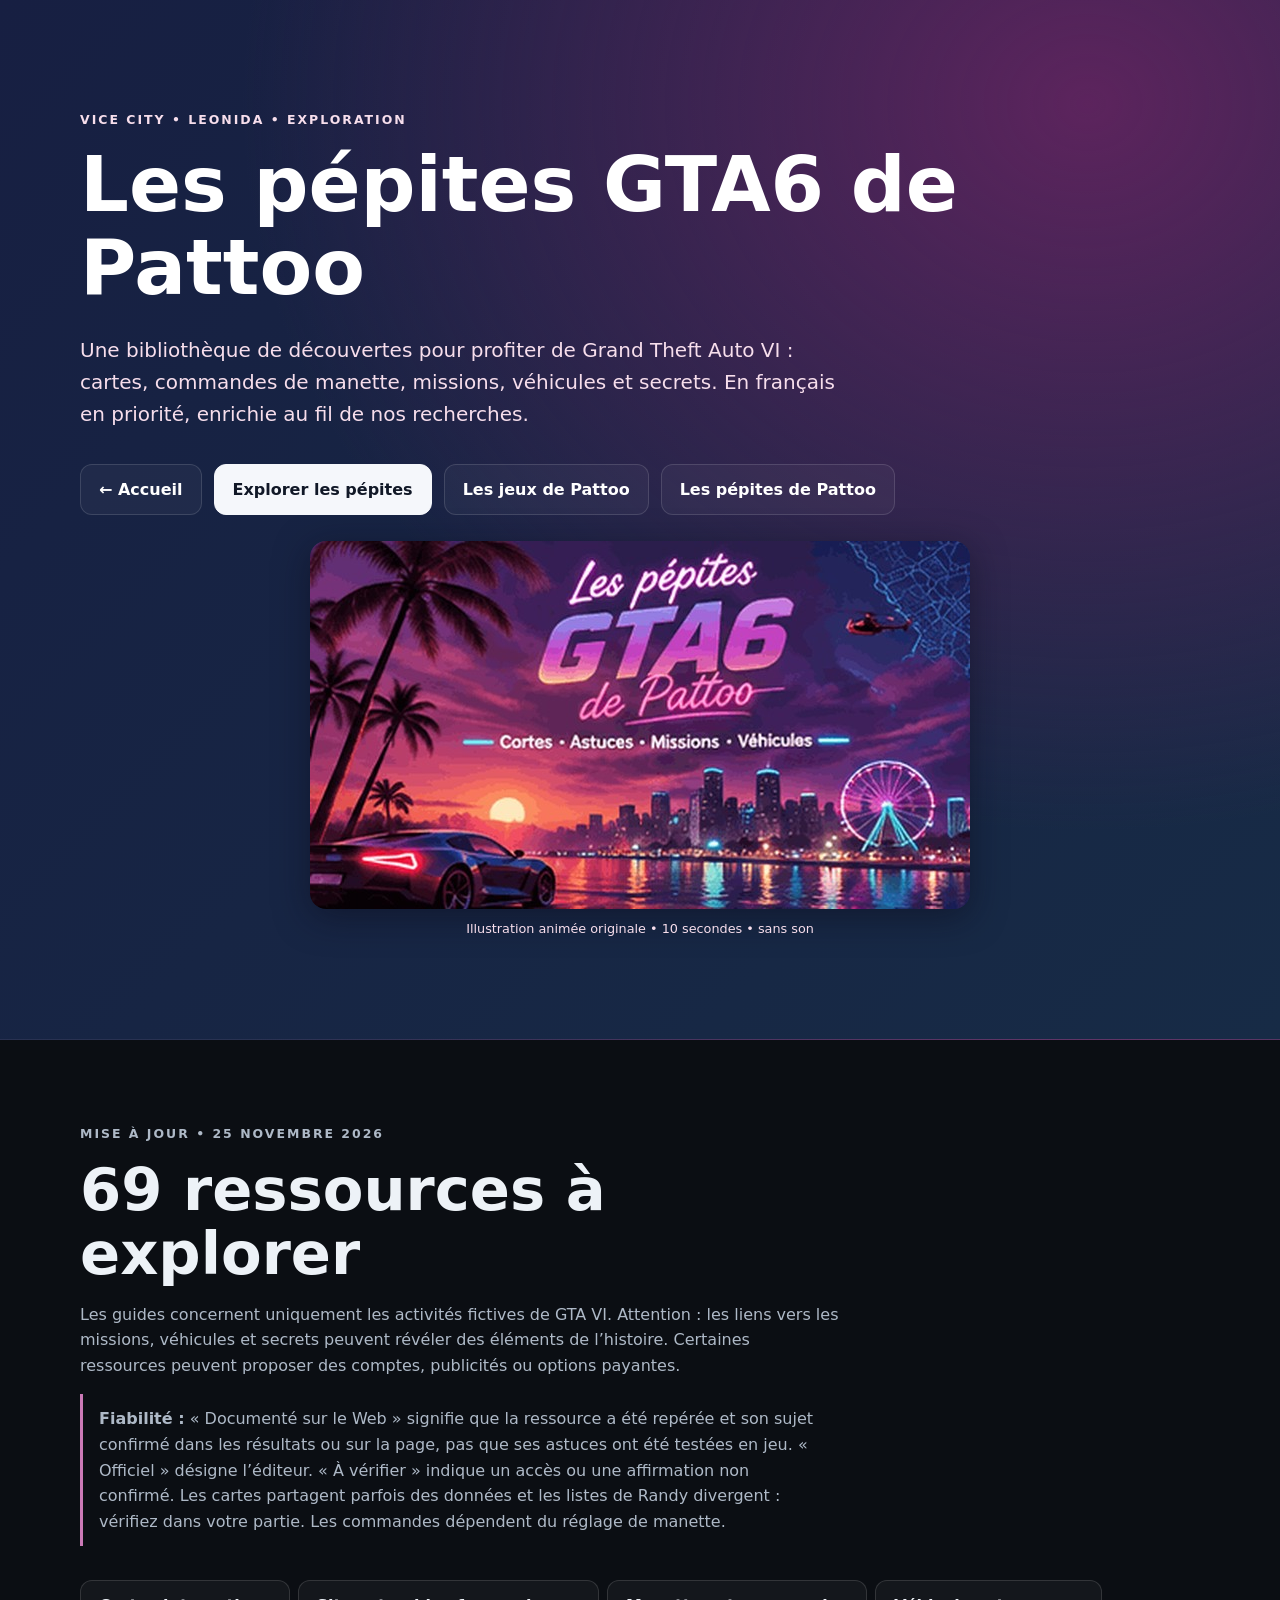
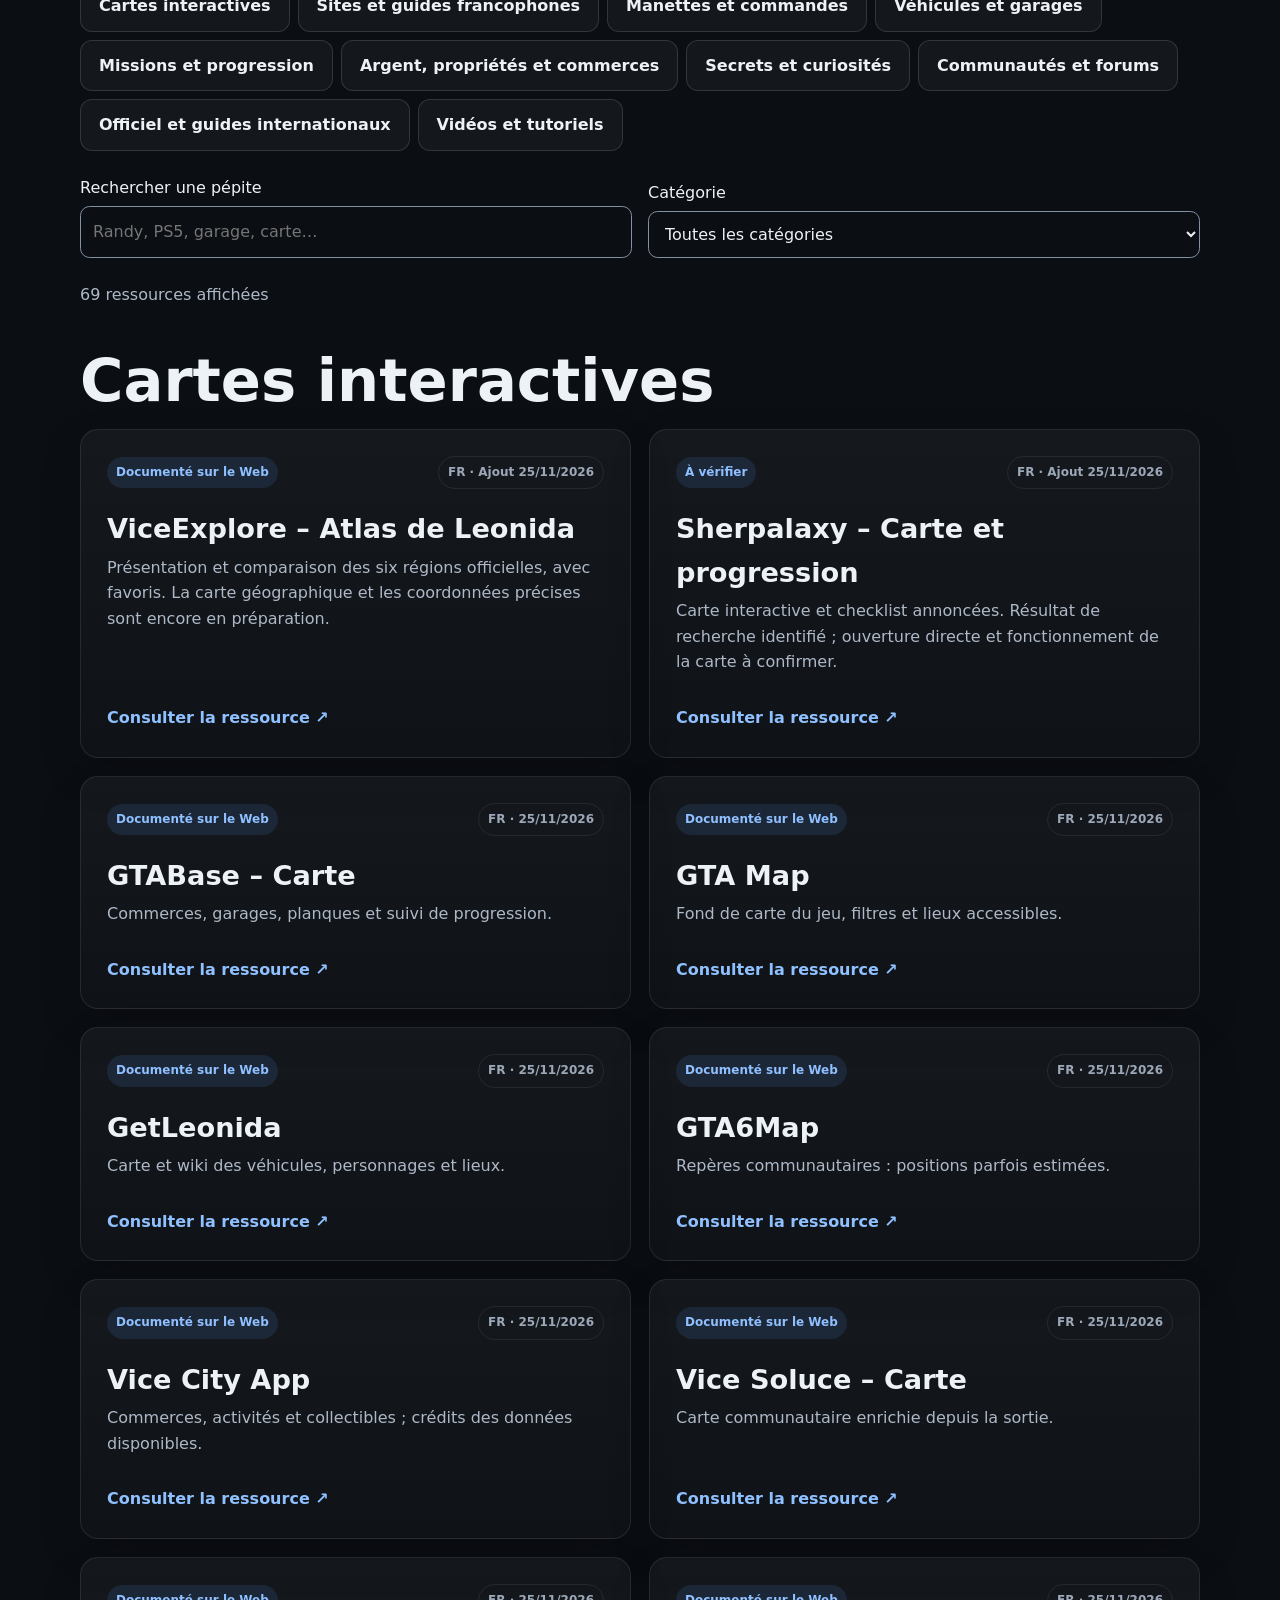
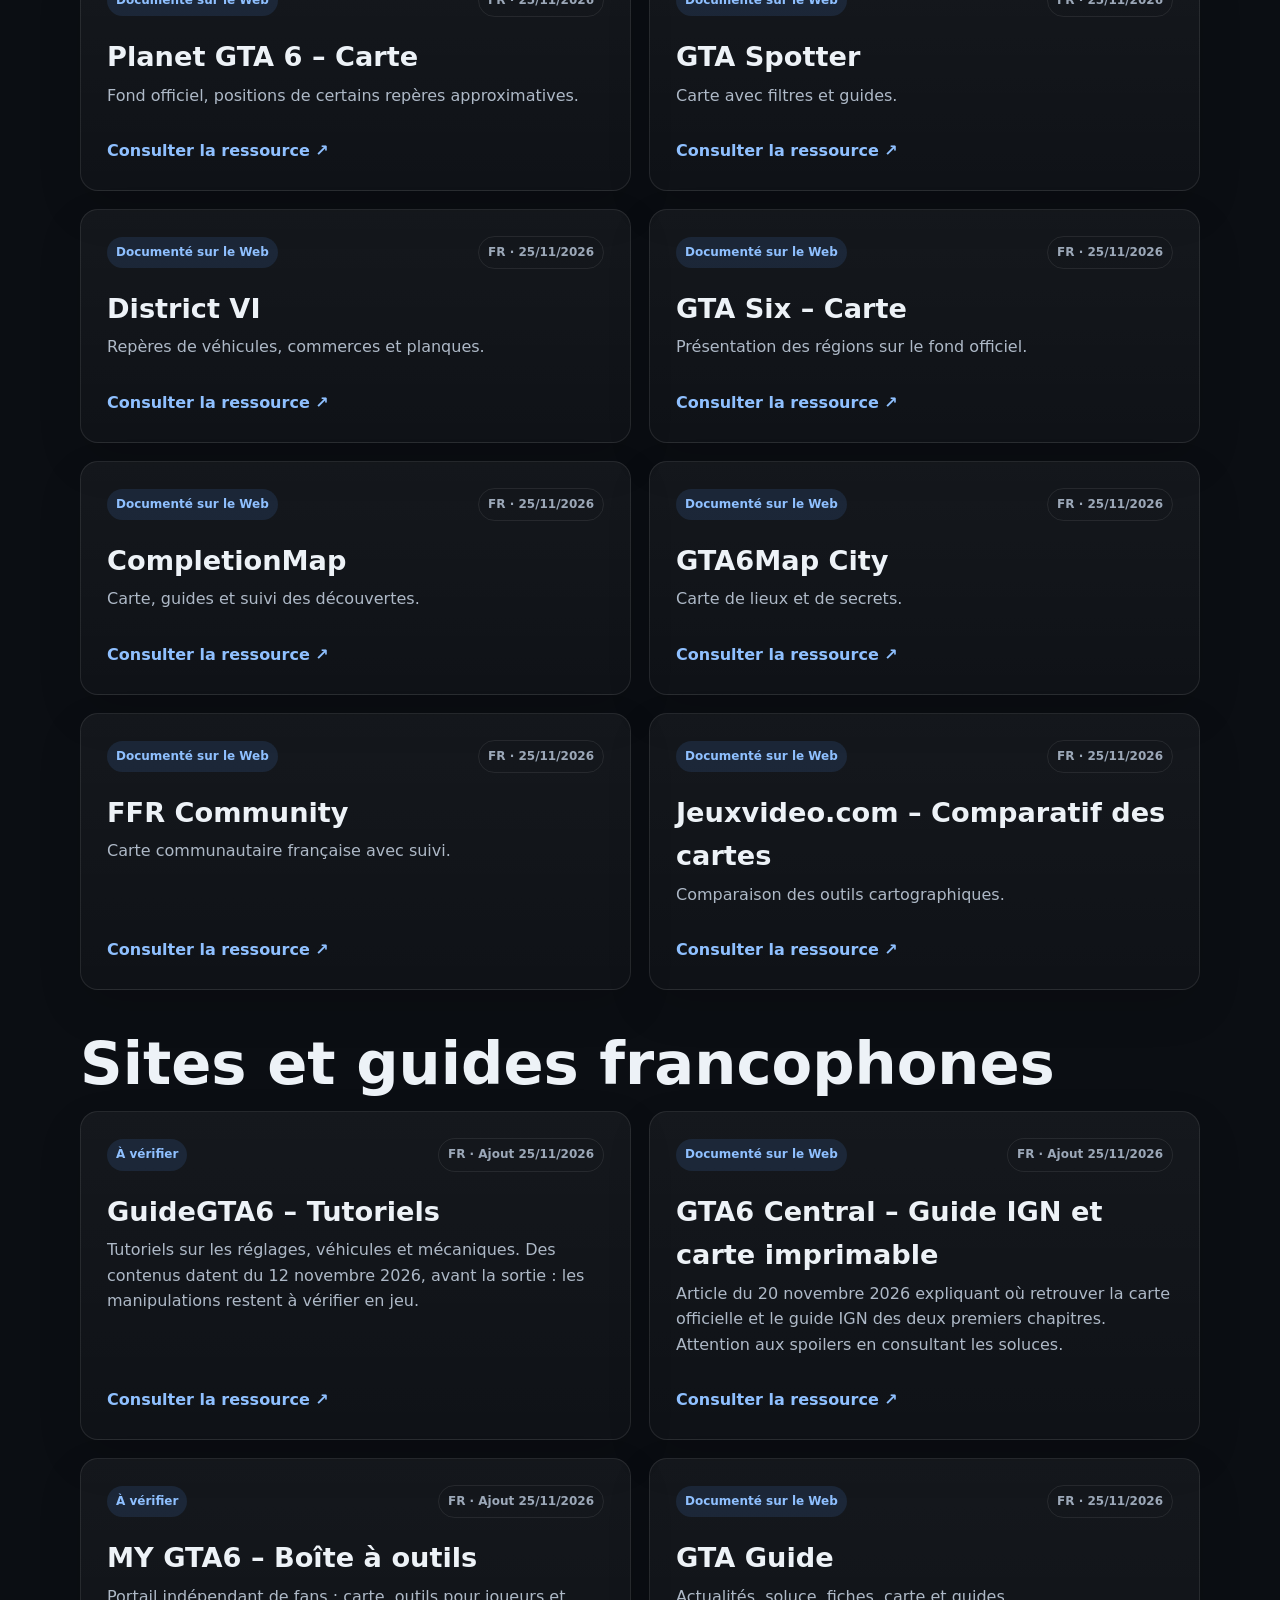
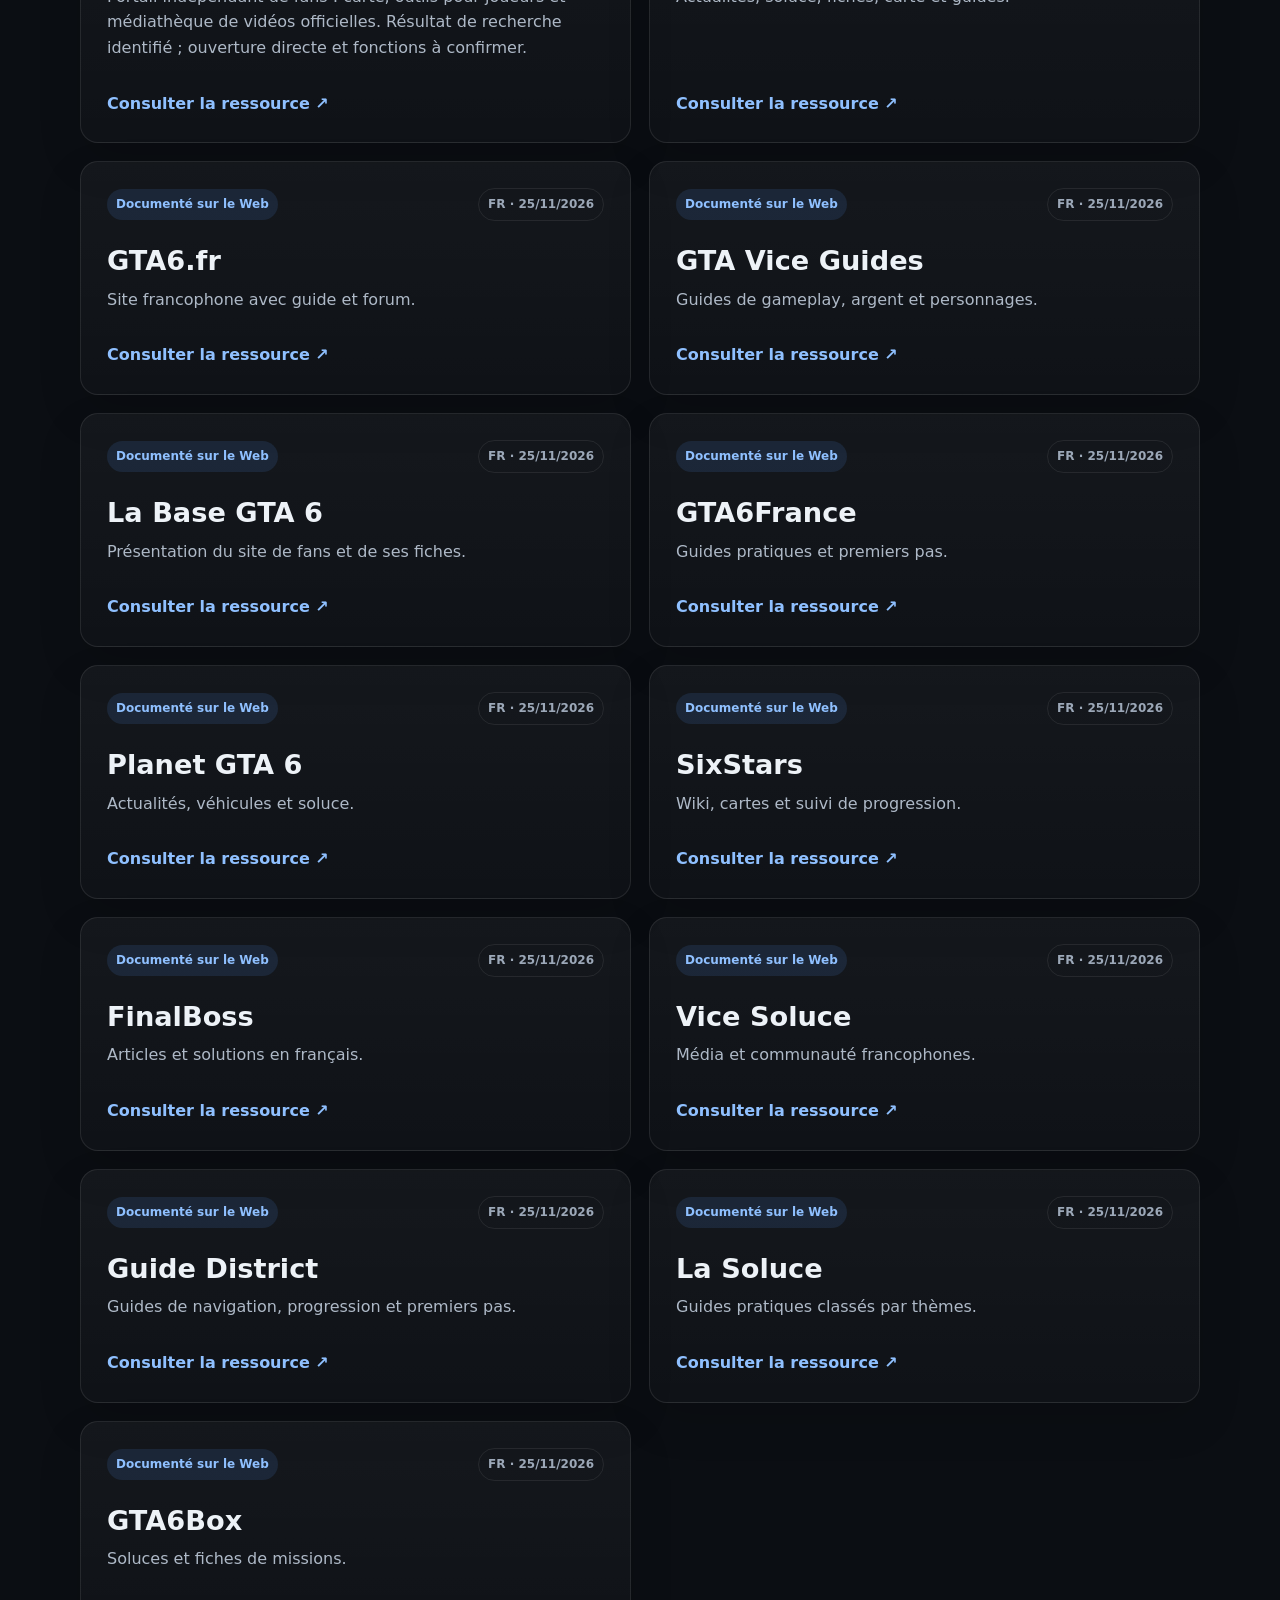
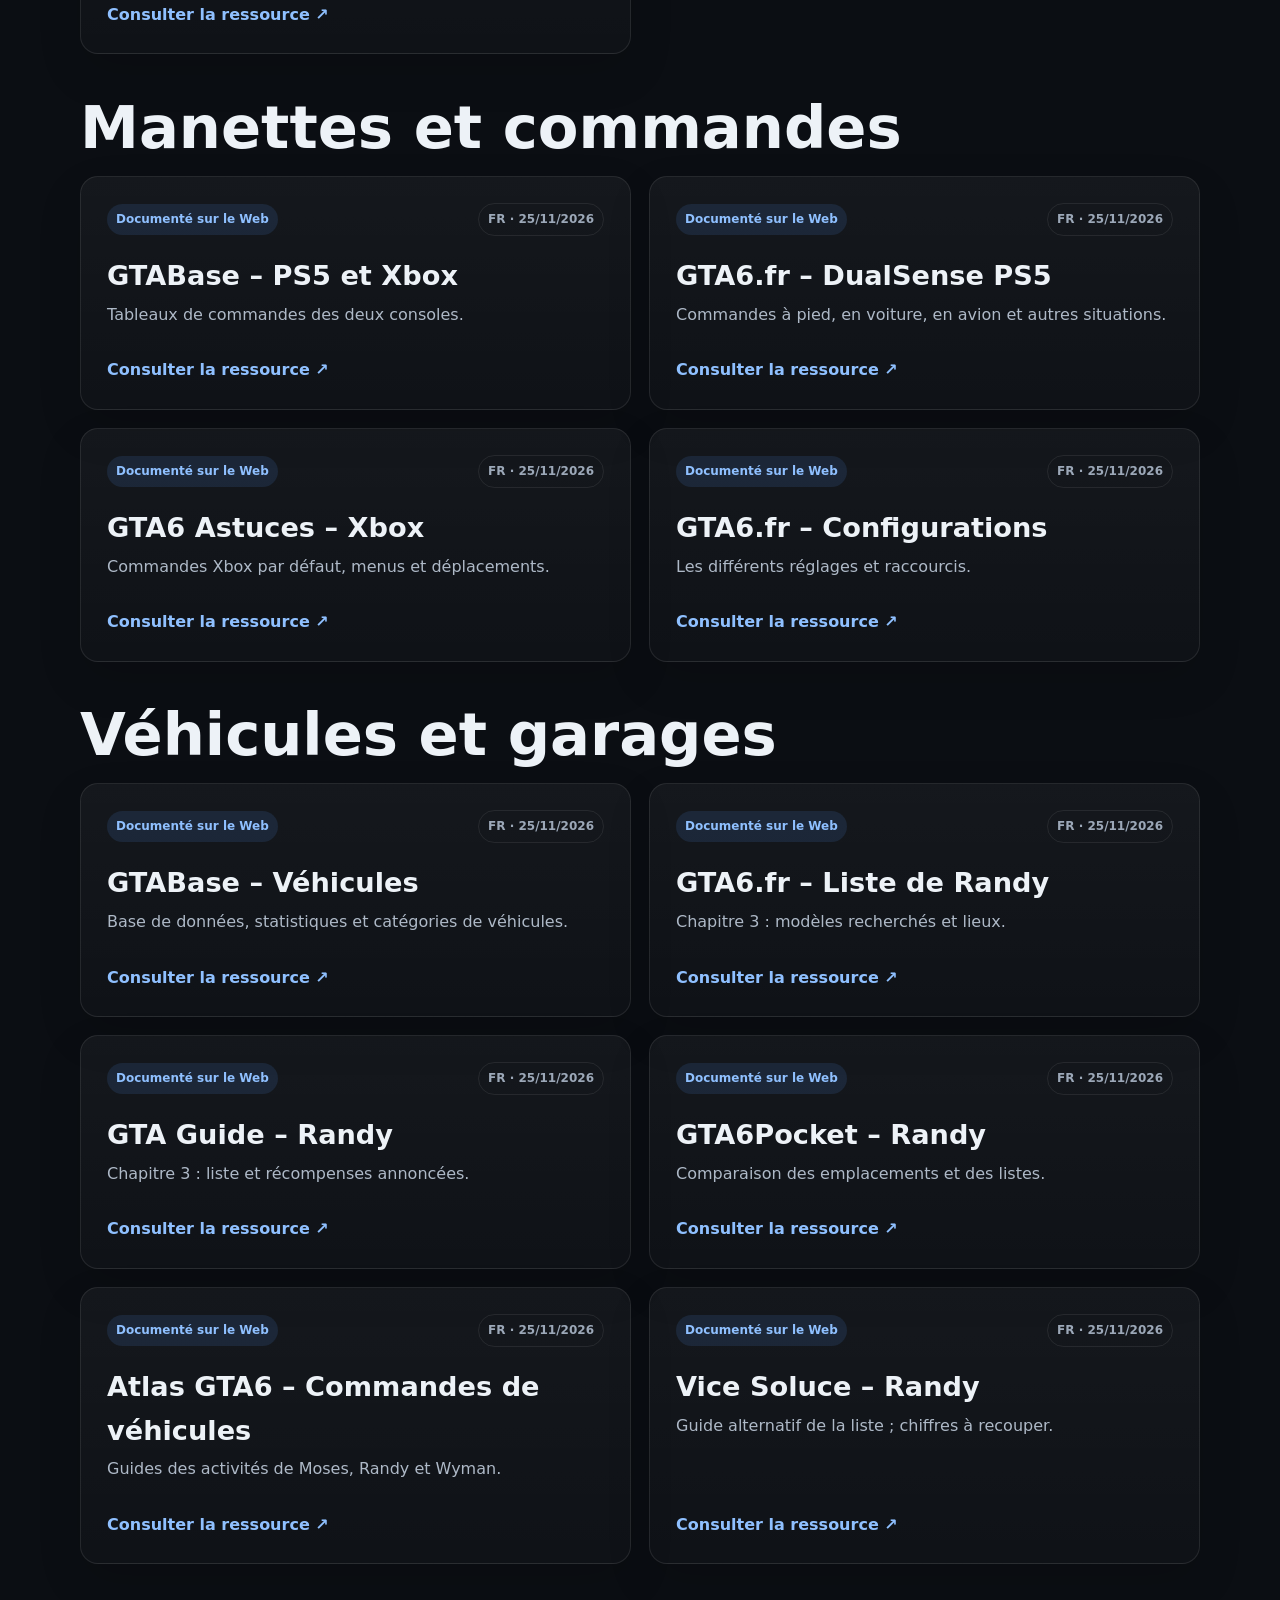
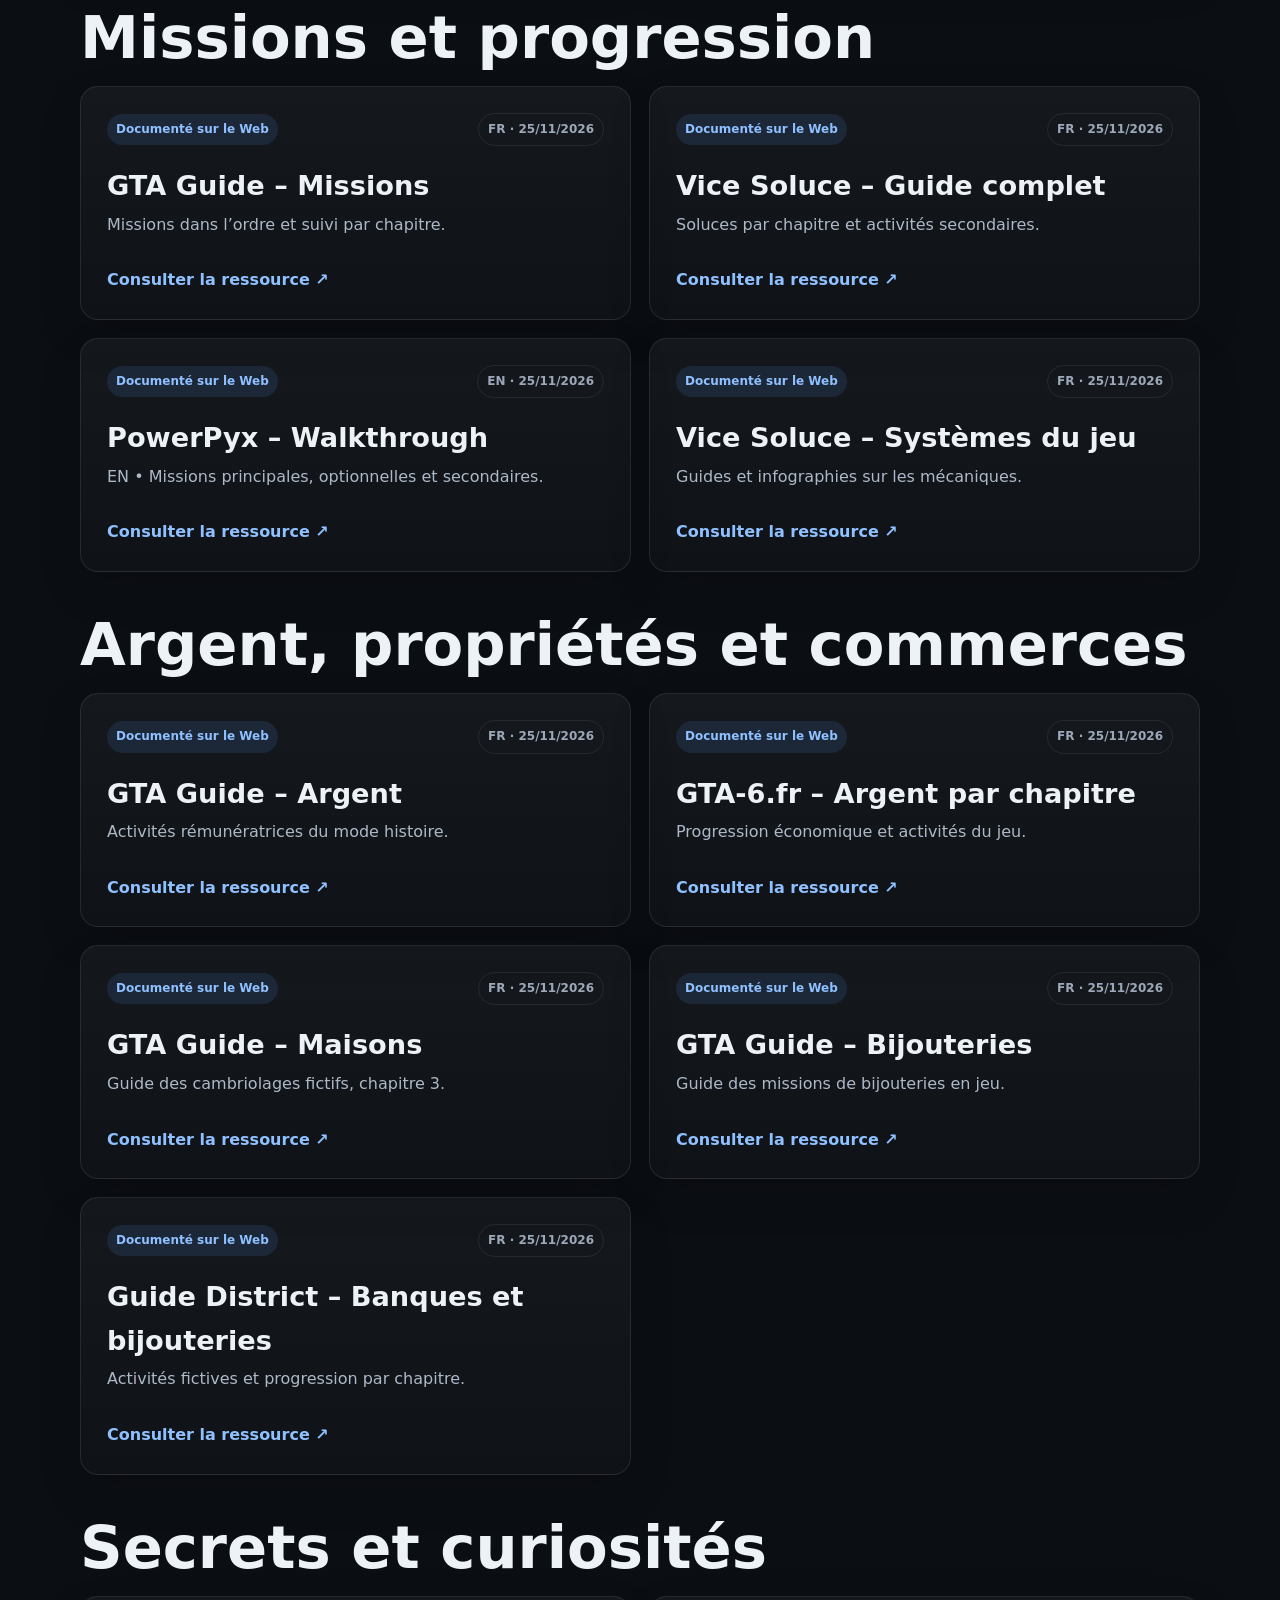
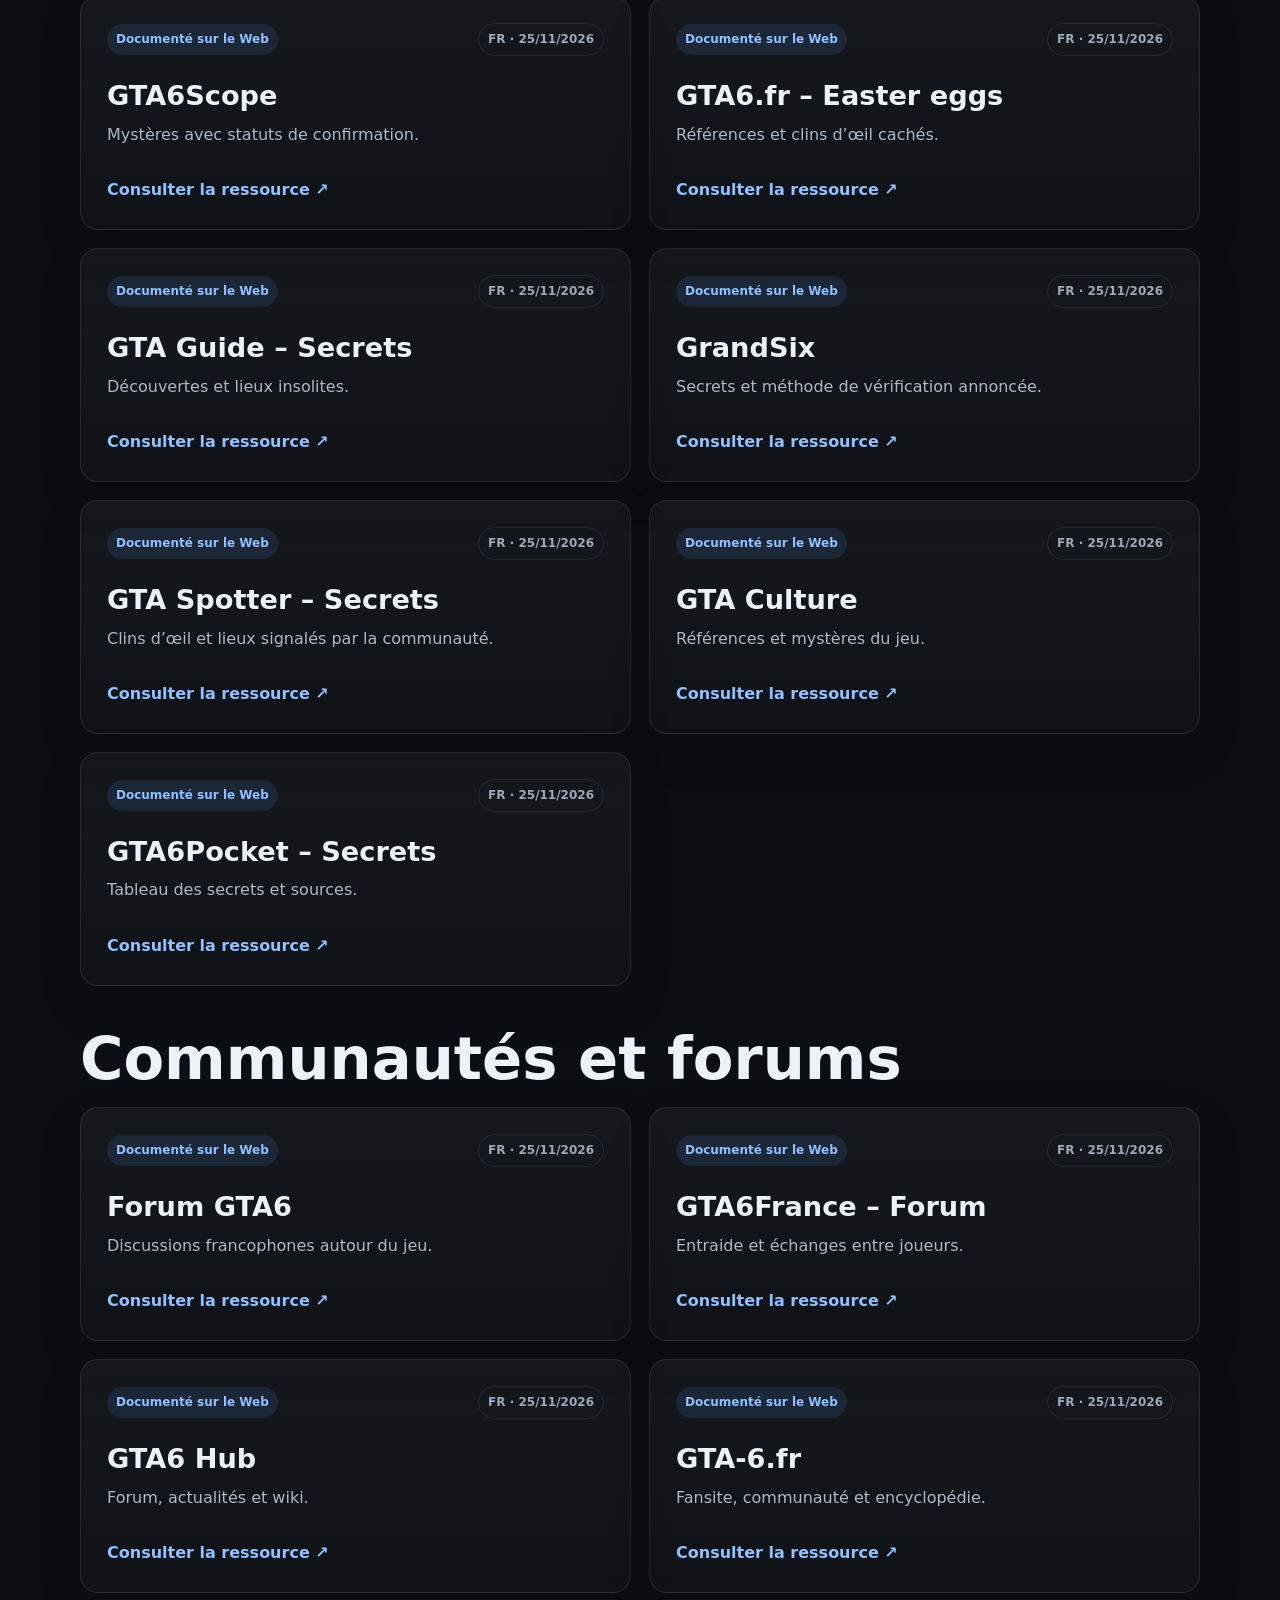
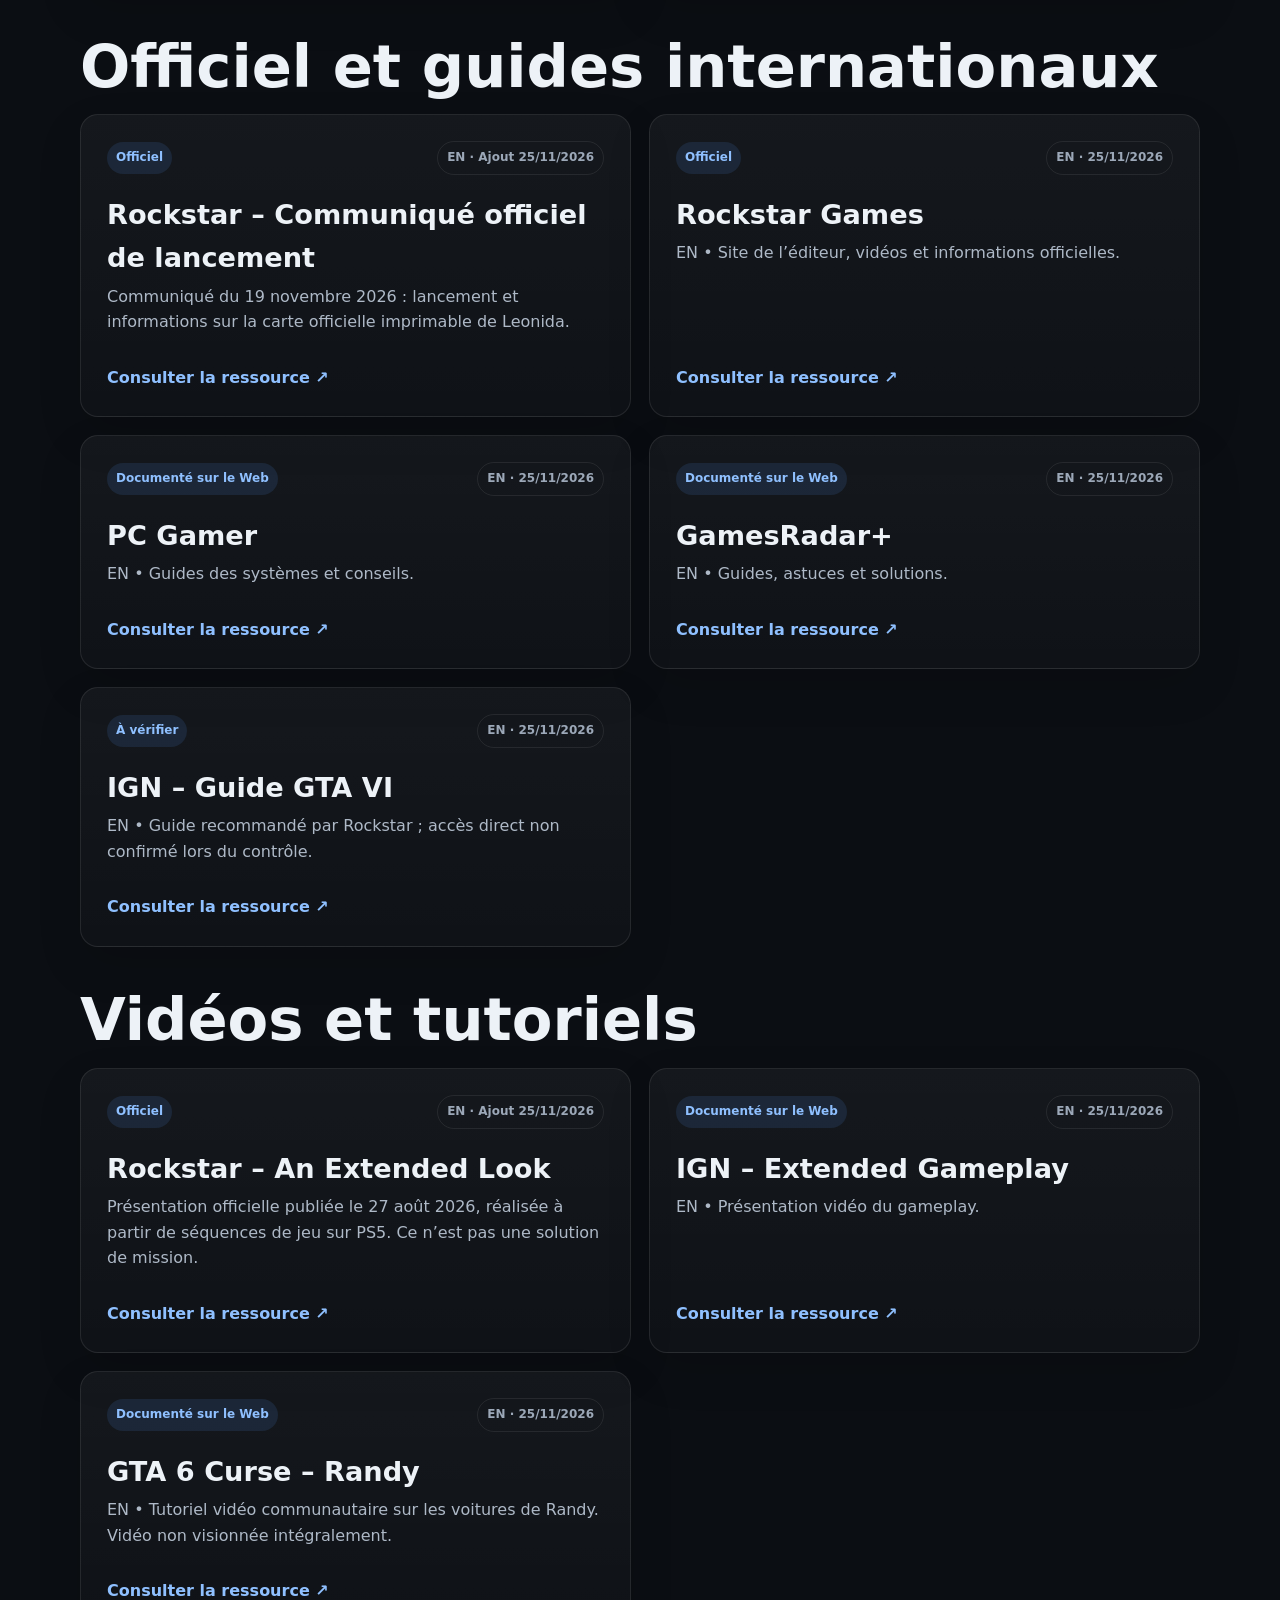
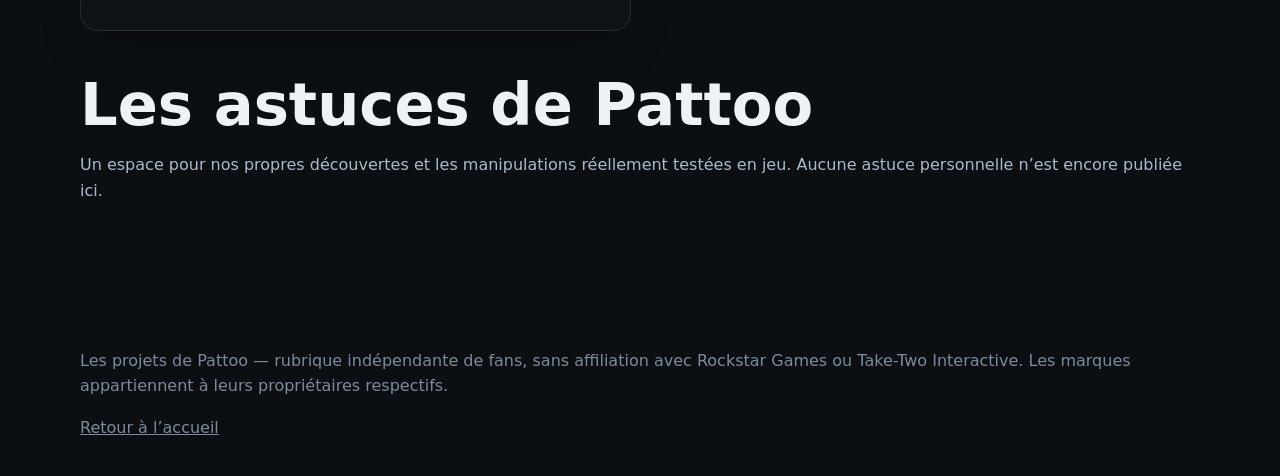
<file: pepites-gta6.html>
<!doctype html>
<html lang="fr"><head><meta charset="utf-8"><meta name="viewport" content="width=device-width,initial-scale=1"><meta name="description" content="Les pépites GTA6 de Pattoo : cartes interactives, commandes PS5 et Xbox, véhicules, missions, astuces et secrets de GTA VI."><title>Les pépites GTA6 de Pattoo</title><link rel="stylesheet" href="styles.css"><style>
.gta-hero{background:radial-gradient(ellipse at 85% 10%,#5c245d 0,transparent 55%),linear-gradient(135deg,#171f42,#172b46);color:#fff}.gta-hero h1{font-size:clamp(2.4rem,6vw,4.8rem);color:#fff}.gta-hero .lead,.gta-hero .eyebrow{color:#f7deec}.gta-grid{grid-template-columns:repeat(2,minmax(0,1fr))}.gta-group{margin-top:2.6rem}.gta-card .text-link{margin-top:auto}.gta-card .card-top{flex-wrap:wrap}.gta-filters{display:flex;gap:1rem;flex-wrap:wrap;align-items:end;margin:1.5rem 0}.gta-filters label{display:flex;flex-direction:column;gap:.35rem;flex:1;min-width:220px}.gta-filters input,.gta-filters select{padding:.75rem;border:1px solid #8290a3;border-radius:.6rem;font:inherit;color:inherit;background:transparent}.gta-filters select option{color:#182337;background:#fff}.gta-jump{display:flex;gap:.5rem;flex-wrap:wrap}.gta-note{border-left:3px solid #cb79b6;padding:.75rem 1rem;margin:1rem 0}a:focus-visible,input:focus-visible,select:focus-visible{outline:3px solid #8fc0ff;outline-offset:3px}[hidden]{display:none!important}@media(max-width:700px){.gta-grid{grid-template-columns:1fr}}@media print{.gta-filters,.gta-jump,.hero-actions{display:none}.gta-grid{display:block}.gta-card{break-inside:avoid}}
.gta-film{max-width:660px;margin:1.6rem auto 0;text-align:center}.gta-film video,.gta-film img{width:100%;height:auto;display:block;border-radius:16px;box-shadow:0 8px 34px #0b0b1b80}.gta-film figcaption{font-size:.8rem;margin:.6rem 0;color:#f7deec}.gta-film video[hidden],.gta-film img[hidden]{display:none!important}@media print{.gta-film{display:none!important}}
</style></head><body>
<header class="hero gta-hero"><div class="wrap"><p class="eyebrow">VICE CITY • LEONIDA • EXPLORATION</p><h1>Les pépites GTA6 de Pattoo</h1><p class="lead">Une bibliothèque de découvertes pour profiter de Grand Theft Auto VI : cartes, commandes de manette, missions, véhicules et secrets. En français en priorité, enrichie au fil de nos recherches.</p><nav class="hero-actions" aria-label="Navigation"><a class="button" href="index.html">← Accueil</a><a class="button primary" href="#selection">Explorer les pépites</a><a class="button" href="jeux.html">Les jeux de Pattoo</a><a class="button" href="pepites.html">Les pépites de Pattoo</a></nav><figure class="gta-film" id="gta-film" hidden><img id="gta-film-poster" src="videos/gta6-poster.jpg" alt="Illustration de Vice City au coucher du soleil, néons, palmiers et voiture de sport" width="660" height="458" hidden><video id="gta-film-video" width="660" height="458" muted loop playsinline controls preload="metadata" poster="videos/gta6-poster.jpg" aria-label="Bannière animée GTA6, boucle silencieuse de dix secondes" hidden></video><figcaption>Illustration animée originale • 10 secondes • sans son</figcaption></figure></div></header>
<script>(()=>{const f=document.getElementById('gta-film'),p=document.getElementById('gta-film-poster'),v=document.getElementById('gta-film-video'),m=matchMedia('(prefers-reduced-motion: reduce)');let ready=false;function poster(){if(p.complete&&p.naturalWidth&&(!ready||m.matches)){p.hidden=false;v.hidden=true;f.hidden=false;}}p.addEventListener('load',poster);poster();function start(){if(m.matches){v.pause();if(p.naturalWidth){v.hidden=true;poster();}else if(ready){v.hidden=false;f.hidden=false;}return;}if(!v.getAttribute('src'))v.src='videos/gta6-boucle.mp4';if(ready){p.hidden=true;v.hidden=false;f.hidden=false;v.play().catch(()=>{});}}v.addEventListener('loadeddata',()=>{ready=true;start();},{once:true});v.addEventListener('error',()=>{ready=false;v.hidden=true;poster();});if(m.addEventListener)m.addEventListener('change',start);start();})();</script>
<main><section class="section" id="selection"><div class="wrap"><div class="section-head"><p class="eyebrow">MISE À JOUR • 25 NOVEMBRE 2026</p><h2>69 ressources à explorer</h2><p>Les guides concernent uniquement les activités fictives de GTA VI. Attention : les liens vers les missions, véhicules et secrets peuvent révéler des éléments de l’histoire. Certaines ressources peuvent proposer des comptes, publicités ou options payantes.</p><p class="gta-note"><strong>Fiabilité :</strong> « Documenté sur le Web » signifie que la ressource a été repérée et son sujet confirmé dans les résultats ou sur la page, pas que ses astuces ont été testées en jeu. « Officiel » désigne l’éditeur. « À vérifier » indique un accès ou une affirmation non confirmé. Les cartes partagent parfois des données et les listes de Randy divergent : vérifiez dans votre partie. Les commandes dépendent du réglage de manette.</p></div>
<nav class="gta-jump" aria-label="Catégories"><a class="button" href="#cat-0">Cartes interactives</a><a class="button" href="#cat-1">Sites et guides francophones</a><a class="button" href="#cat-2">Manettes et commandes</a><a class="button" href="#cat-3">Véhicules et garages</a><a class="button" href="#cat-4">Missions et progression</a><a class="button" href="#cat-5">Argent, propriétés et commerces</a><a class="button" href="#cat-6">Secrets et curiosités</a><a class="button" href="#cat-7">Communautés et forums</a><a class="button" href="#cat-8">Officiel et guides internationaux</a><a class="button" href="#cat-9">Vidéos et tutoriels</a></nav>
<div class="gta-filters"><label for="gta-search">Rechercher une pépite<input id="gta-search" type="search" placeholder="Randy, PS5, garage, carte…"></label><label for="gta-category">Catégorie<select id="gta-category"><option value="">Toutes les catégories</option><option value="0">Cartes interactives</option><option value="1">Sites et guides francophones</option><option value="2">Manettes et commandes</option><option value="3">Véhicules et garages</option><option value="4">Missions et progression</option><option value="5">Argent, propriétés et commerces</option><option value="6">Secrets et curiosités</option><option value="7">Communautés et forums</option><option value="8">Officiel et guides internationaux</option><option value="9">Vidéos et tutoriels</option></select></label></div><p id="gta-count" role="status" aria-live="polite">69 ressources affichées</p>
<section class="gta-group" id="cat-0" data-group="0"><h2>Cartes interactives</h2><div class="grid gta-grid"><article class="card gta-card"><div class="card-top"><span class="badge">Documenté sur le Web</span><span class="version">FR · Ajout 25/11/2026</span></div><h3>ViceExplore – Atlas de Leonida</h3><p>Présentation et comparaison des six régions officielles, avec favoris. La carte géographique et les coordonnées précises sont encore en préparation.</p><a class="text-link" href="https://viceexplore.com/atlas-leonida/" target="_blank" rel="noopener noreferrer">Consulter la ressource ↗</a></article>
<article class="card gta-card"><div class="card-top"><span class="badge">À vérifier</span><span class="version">FR · Ajout 25/11/2026</span></div><h3>Sherpalaxy – Carte et progression</h3><p>Carte interactive et checklist annoncées. Résultat de recherche identifié ; ouverture directe et fonctionnement de la carte à confirmer.</p><a class="text-link" href="https://sherpalaxy.gg/fr/gta" target="_blank" rel="noopener noreferrer">Consulter la ressource ↗</a></article>
<article class="card gta-card"><div class="card-top"><span class="badge">Documenté sur le Web</span><span class="version">FR · 25/11/2026</span></div><h3>GTABase – Carte</h3><p>Commerces, garages, planques et suivi de progression.</p><a class="text-link" href="https://www.gtabase.com/fr/gta-6/carte/" target="_blank" rel="noopener noreferrer">Consulter la ressource ↗</a></article>
<article class="card gta-card"><div class="card-top"><span class="badge">Documenté sur le Web</span><span class="version">FR · 25/11/2026</span></div><h3>GTA Map</h3><p>Fond de carte du jeu, filtres et lieux accessibles.</p><a class="text-link" href="https://gtamap.io/fr/" target="_blank" rel="noopener noreferrer">Consulter la ressource ↗</a></article>
<article class="card gta-card"><div class="card-top"><span class="badge">Documenté sur le Web</span><span class="version">FR · 25/11/2026</span></div><h3>GetLeonida</h3><p>Carte et wiki des véhicules, personnages et lieux.</p><a class="text-link" href="https://getleonida.com/fr/" target="_blank" rel="noopener noreferrer">Consulter la ressource ↗</a></article>
<article class="card gta-card"><div class="card-top"><span class="badge">Documenté sur le Web</span><span class="version">FR · 25/11/2026</span></div><h3>GTA6Map</h3><p>Repères communautaires : positions parfois estimées.</p><a class="text-link" href="https://gta6map.co/fr" target="_blank" rel="noopener noreferrer">Consulter la ressource ↗</a></article>
<article class="card gta-card"><div class="card-top"><span class="badge">Documenté sur le Web</span><span class="version">FR · 25/11/2026</span></div><h3>Vice City App</h3><p>Commerces, activités et collectibles ; crédits des données disponibles.</p><a class="text-link" href="https://vice-city.app/fr/carte" target="_blank" rel="noopener noreferrer">Consulter la ressource ↗</a></article>
<article class="card gta-card"><div class="card-top"><span class="badge">Documenté sur le Web</span><span class="version">FR · 25/11/2026</span></div><h3>Vice Soluce – Carte</h3><p>Carte communautaire enrichie depuis la sortie.</p><a class="text-link" href="https://vicesoluce.fr/carte" target="_blank" rel="noopener noreferrer">Consulter la ressource ↗</a></article>
<article class="card gta-card"><div class="card-top"><span class="badge">Documenté sur le Web</span><span class="version">FR · 25/11/2026</span></div><h3>Planet GTA 6 – Carte</h3><p>Fond officiel, positions de certains repères approximatives.</p><a class="text-link" href="https://www.planetgta6.com/carte/" target="_blank" rel="noopener noreferrer">Consulter la ressource ↗</a></article>
<article class="card gta-card"><div class="card-top"><span class="badge">Documenté sur le Web</span><span class="version">FR · 25/11/2026</span></div><h3>GTA Spotter</h3><p>Carte avec filtres et guides.</p><a class="text-link" href="https://gtaspotter.com/fr/" target="_blank" rel="noopener noreferrer">Consulter la ressource ↗</a></article>
<article class="card gta-card"><div class="card-top"><span class="badge">Documenté sur le Web</span><span class="version">FR · 25/11/2026</span></div><h3>District VI</h3><p>Repères de véhicules, commerces et planques.</p><a class="text-link" href="https://www.districtvi.games/fr/map" target="_blank" rel="noopener noreferrer">Consulter la ressource ↗</a></article>
<article class="card gta-card"><div class="card-top"><span class="badge">Documenté sur le Web</span><span class="version">FR · 25/11/2026</span></div><h3>GTA Six – Carte</h3><p>Présentation des régions sur le fond officiel.</p><a class="text-link" href="https://www.gtasix.fr/carte-de-gta-6/" target="_blank" rel="noopener noreferrer">Consulter la ressource ↗</a></article>
<article class="card gta-card"><div class="card-top"><span class="badge">Documenté sur le Web</span><span class="version">FR · 25/11/2026</span></div><h3>CompletionMap</h3><p>Carte, guides et suivi des découvertes.</p><a class="text-link" href="https://completionmap.com/fr/" target="_blank" rel="noopener noreferrer">Consulter la ressource ↗</a></article>
<article class="card gta-card"><div class="card-top"><span class="badge">Documenté sur le Web</span><span class="version">FR · 25/11/2026</span></div><h3>GTA6Map City</h3><p>Carte de lieux et de secrets.</p><a class="text-link" href="https://gta6map.city/fr/" target="_blank" rel="noopener noreferrer">Consulter la ressource ↗</a></article>
<article class="card gta-card"><div class="card-top"><span class="badge">Documenté sur le Web</span><span class="version">FR · 25/11/2026</span></div><h3>FFR Community</h3><p>Carte communautaire française avec suivi.</p><a class="text-link" href="https://ffr.community/carte-gta-6/" target="_blank" rel="noopener noreferrer">Consulter la ressource ↗</a></article>
<article class="card gta-card"><div class="card-top"><span class="badge">Documenté sur le Web</span><span class="version">FR · 25/11/2026</span></div><h3>Jeuxvideo.com – Comparatif des cartes</h3><p>Comparaison des outils cartographiques.</p><a class="text-link" href="https://www.jeuxvideo.com/news/2115685/carte-gta-6-quelle-interactive-map-de-vice-city-et-de-leonida-utiliser.htm" target="_blank" rel="noopener noreferrer">Consulter la ressource ↗</a></article></div></section>
<section class="gta-group" id="cat-1" data-group="1"><h2>Sites et guides francophones</h2><div class="grid gta-grid"><article class="card gta-card"><div class="card-top"><span class="badge">À vérifier</span><span class="version">FR · Ajout 25/11/2026</span></div><h3>GuideGTA6 – Tutoriels</h3><p>Tutoriels sur les réglages, véhicules et mécaniques. Des contenus datent du 12 novembre 2026, avant la sortie : les manipulations restent à vérifier en jeu.</p><a class="text-link" href="https://guidegta6.fr/guides" target="_blank" rel="noopener noreferrer">Consulter la ressource ↗</a></article>
<article class="card gta-card"><div class="card-top"><span class="badge">Documenté sur le Web</span><span class="version">FR · Ajout 25/11/2026</span></div><h3>GTA6 Central – Guide IGN et carte imprimable</h3><p>Article du 20 novembre 2026 expliquant où retrouver la carte officielle et le guide IGN des deux premiers chapitres. Attention aux spoilers en consultant les soluces.</p><a class="text-link" href="https://gta6central.fr/actualites/gta-6-guide-officiel-ign-deux-chapitres-carte" target="_blank" rel="noopener noreferrer">Consulter la ressource ↗</a></article>
<article class="card gta-card"><div class="card-top"><span class="badge">À vérifier</span><span class="version">FR · Ajout 25/11/2026</span></div><h3>MY GTA6 – Boîte à outils</h3><p>Portail indépendant de fans : carte, outils pour joueurs et médiathèque de vidéos officielles. Résultat de recherche identifié ; ouverture directe et fonctions à confirmer.</p><a class="text-link" href="https://my-gta6.com/fr/" target="_blank" rel="noopener noreferrer">Consulter la ressource ↗</a></article>
<article class="card gta-card"><div class="card-top"><span class="badge">Documenté sur le Web</span><span class="version">FR · 25/11/2026</span></div><h3>GTA Guide</h3><p>Actualités, soluce, fiches, carte et guides.</p><a class="text-link" href="https://gtaguide.fr/" target="_blank" rel="noopener noreferrer">Consulter la ressource ↗</a></article>
<article class="card gta-card"><div class="card-top"><span class="badge">Documenté sur le Web</span><span class="version">FR · 25/11/2026</span></div><h3>GTA6.fr</h3><p>Site francophone avec guide et forum.</p><a class="text-link" href="https://www.gta6.fr/" target="_blank" rel="noopener noreferrer">Consulter la ressource ↗</a></article>
<article class="card gta-card"><div class="card-top"><span class="badge">Documenté sur le Web</span><span class="version">FR · 25/11/2026</span></div><h3>GTA Vice Guides</h3><p>Guides de gameplay, argent et personnages.</p><a class="text-link" href="https://gtaviceguides.com/fr/" target="_blank" rel="noopener noreferrer">Consulter la ressource ↗</a></article>
<article class="card gta-card"><div class="card-top"><span class="badge">Documenté sur le Web</span><span class="version">FR · 25/11/2026</span></div><h3>La Base GTA 6</h3><p>Présentation du site de fans et de ses fiches.</p><a class="text-link" href="https://gta6base.fr/a-propos/" target="_blank" rel="noopener noreferrer">Consulter la ressource ↗</a></article>
<article class="card gta-card"><div class="card-top"><span class="badge">Documenté sur le Web</span><span class="version">FR · 25/11/2026</span></div><h3>GTA6France</h3><p>Guides pratiques et premiers pas.</p><a class="text-link" href="https://gta6france.fr/guides" target="_blank" rel="noopener noreferrer">Consulter la ressource ↗</a></article>
<article class="card gta-card"><div class="card-top"><span class="badge">Documenté sur le Web</span><span class="version">FR · 25/11/2026</span></div><h3>Planet GTA 6</h3><p>Actualités, véhicules et soluce.</p><a class="text-link" href="https://www.planetgta6.com/" target="_blank" rel="noopener noreferrer">Consulter la ressource ↗</a></article>
<article class="card gta-card"><div class="card-top"><span class="badge">Documenté sur le Web</span><span class="version">FR · 25/11/2026</span></div><h3>SixStars</h3><p>Wiki, cartes et suivi de progression.</p><a class="text-link" href="https://sixstars.app/fr" target="_blank" rel="noopener noreferrer">Consulter la ressource ↗</a></article>
<article class="card gta-card"><div class="card-top"><span class="badge">Documenté sur le Web</span><span class="version">FR · 25/11/2026</span></div><h3>FinalBoss</h3><p>Articles et solutions en français.</p><a class="text-link" href="https://www.finalboss.fr/game/gta-6" target="_blank" rel="noopener noreferrer">Consulter la ressource ↗</a></article>
<article class="card gta-card"><div class="card-top"><span class="badge">Documenté sur le Web</span><span class="version">FR · 25/11/2026</span></div><h3>Vice Soluce</h3><p>Média et communauté francophones.</p><a class="text-link" href="https://vicesoluce.fr/" target="_blank" rel="noopener noreferrer">Consulter la ressource ↗</a></article>
<article class="card gta-card"><div class="card-top"><span class="badge">Documenté sur le Web</span><span class="version">FR · 25/11/2026</span></div><h3>Guide District</h3><p>Guides de navigation, progression et premiers pas.</p><a class="text-link" href="https://guidedistrict.com/fr/gta-6/guides/" target="_blank" rel="noopener noreferrer">Consulter la ressource ↗</a></article>
<article class="card gta-card"><div class="card-top"><span class="badge">Documenté sur le Web</span><span class="version">FR · 25/11/2026</span></div><h3>La Soluce</h3><p>Guides pratiques classés par thèmes.</p><a class="text-link" href="https://lasoluce.fr/guides/" target="_blank" rel="noopener noreferrer">Consulter la ressource ↗</a></article>
<article class="card gta-card"><div class="card-top"><span class="badge">Documenté sur le Web</span><span class="version">FR · 25/11/2026</span></div><h3>GTA6Box</h3><p>Soluces et fiches de missions.</p><a class="text-link" href="https://www.gta6box.com/fr/guides/" target="_blank" rel="noopener noreferrer">Consulter la ressource ↗</a></article></div></section>
<section class="gta-group" id="cat-2" data-group="2"><h2>Manettes et commandes</h2><div class="grid gta-grid"><article class="card gta-card"><div class="card-top"><span class="badge">Documenté sur le Web</span><span class="version">FR · 25/11/2026</span></div><h3>GTABase – PS5 et Xbox</h3><p>Tableaux de commandes des deux consoles.</p><a class="text-link" href="https://www.gtabase.com/fr/articles/gta-6/guide-des-commandes-de-gta-6-ps5-xbox" target="_blank" rel="noopener noreferrer">Consulter la ressource ↗</a></article>
<article class="card gta-card"><div class="card-top"><span class="badge">Documenté sur le Web</span><span class="version">FR · 25/11/2026</span></div><h3>GTA6.fr – DualSense PS5</h3><p>Commandes à pied, en voiture, en avion et autres situations.</p><a class="text-link" href="https://www.gta6.fr/guide/commandes-ps5.html" target="_blank" rel="noopener noreferrer">Consulter la ressource ↗</a></article>
<article class="card gta-card"><div class="card-top"><span class="badge">Documenté sur le Web</span><span class="version">FR · 25/11/2026</span></div><h3>GTA6 Astuces – Xbox</h3><p>Commandes Xbox par défaut, menus et déplacements.</p><a class="text-link" href="https://www.gta6-astuces.com/guides/debuter-commandes-xbox/" target="_blank" rel="noopener noreferrer">Consulter la ressource ↗</a></article>
<article class="card gta-card"><div class="card-top"><span class="badge">Documenté sur le Web</span><span class="version">FR · 25/11/2026</span></div><h3>GTA6.fr – Configurations</h3><p>Les différents réglages et raccourcis.</p><a class="text-link" href="https://www.gta6.fr/guide/commandes.html" target="_blank" rel="noopener noreferrer">Consulter la ressource ↗</a></article></div></section>
<section class="gta-group" id="cat-3" data-group="3"><h2>Véhicules et garages</h2><div class="grid gta-grid"><article class="card gta-card"><div class="card-top"><span class="badge">Documenté sur le Web</span><span class="version">FR · 25/11/2026</span></div><h3>GTABase – Véhicules</h3><p>Base de données, statistiques et catégories de véhicules.</p><a class="text-link" href="https://www.gtabase.com/fr/gta-6/vehicules/" target="_blank" rel="noopener noreferrer">Consulter la ressource ↗</a></article>
<article class="card gta-card"><div class="card-top"><span class="badge">Documenté sur le Web</span><span class="version">FR · 25/11/2026</span></div><h3>GTA6.fr – Liste de Randy</h3><p>Chapitre 3 : modèles recherchés et lieux.</p><a class="text-link" href="https://www.gta6.fr/guide/liste-de-randy.html" target="_blank" rel="noopener noreferrer">Consulter la ressource ↗</a></article>
<article class="card gta-card"><div class="card-top"><span class="badge">Documenté sur le Web</span><span class="version">FR · 25/11/2026</span></div><h3>GTA Guide – Randy</h3><p>Chapitre 3 : liste et récompenses annoncées.</p><a class="text-link" href="https://gtaguide.fr/articles/gta-6-liste-randy-voitures-recherchees/" target="_blank" rel="noopener noreferrer">Consulter la ressource ↗</a></article>
<article class="card gta-card"><div class="card-top"><span class="badge">Documenté sur le Web</span><span class="version">FR · 25/11/2026</span></div><h3>GTA6Pocket – Randy</h3><p>Comparaison des emplacements et des listes.</p><a class="text-link" href="https://gta6pocket.com/fr/liste-de-randy/" target="_blank" rel="noopener noreferrer">Consulter la ressource ↗</a></article>
<article class="card gta-card"><div class="card-top"><span class="badge">Documenté sur le Web</span><span class="version">FR · 25/11/2026</span></div><h3>Atlas GTA6 – Commandes de véhicules</h3><p>Guides des activités de Moses, Randy et Wyman.</p><a class="text-link" href="https://atlasgta6.com/fr-FR/vehicle-jobs" target="_blank" rel="noopener noreferrer">Consulter la ressource ↗</a></article>
<article class="card gta-card"><div class="card-top"><span class="badge">Documenté sur le Web</span><span class="version">FR · 25/11/2026</span></div><h3>Vice Soluce – Randy</h3><p>Guide alternatif de la liste ; chiffres à recouper.</p><a class="text-link" href="https://vicesoluce.fr/actus/gta-6-liste-randy-voitures-a-voler" target="_blank" rel="noopener noreferrer">Consulter la ressource ↗</a></article></div></section>
<section class="gta-group" id="cat-4" data-group="4"><h2>Missions et progression</h2><div class="grid gta-grid"><article class="card gta-card"><div class="card-top"><span class="badge">Documenté sur le Web</span><span class="version">FR · 25/11/2026</span></div><h3>GTA Guide – Missions</h3><p>Missions dans l’ordre et suivi par chapitre.</p><a class="text-link" href="https://gtaguide.fr/missions/" target="_blank" rel="noopener noreferrer">Consulter la ressource ↗</a></article>
<article class="card gta-card"><div class="card-top"><span class="badge">Documenté sur le Web</span><span class="version">FR · 25/11/2026</span></div><h3>Vice Soluce – Guide complet</h3><p>Soluces par chapitre et activités secondaires.</p><a class="text-link" href="https://vicesoluce.fr/guide-gta-6" target="_blank" rel="noopener noreferrer">Consulter la ressource ↗</a></article>
<article class="card gta-card"><div class="card-top"><span class="badge">Documenté sur le Web</span><span class="version">EN · 25/11/2026</span></div><h3>PowerPyx – Walkthrough</h3><p>EN • Missions principales, optionnelles et secondaires.</p><a class="text-link" href="https://www.powerpyx.com/gta-6-full-walkthrough-all-missions/" target="_blank" rel="noopener noreferrer">Consulter la ressource ↗</a></article>
<article class="card gta-card"><div class="card-top"><span class="badge">Documenté sur le Web</span><span class="version">FR · 25/11/2026</span></div><h3>Vice Soluce – Systèmes du jeu</h3><p>Guides et infographies sur les mécaniques.</p><a class="text-link" href="https://vicesoluce.fr/actus/gta-6-systemes-du-jeu-guides-infographies" target="_blank" rel="noopener noreferrer">Consulter la ressource ↗</a></article></div></section>
<section class="gta-group" id="cat-5" data-group="5"><h2>Argent, propriétés et commerces</h2><div class="grid gta-grid"><article class="card gta-card"><div class="card-top"><span class="badge">Documenté sur le Web</span><span class="version">FR · 25/11/2026</span></div><h3>GTA Guide – Argent</h3><p>Activités rémunératrices du mode histoire.</p><a class="text-link" href="https://gtaguide.fr/argent/" target="_blank" rel="noopener noreferrer">Consulter la ressource ↗</a></article>
<article class="card gta-card"><div class="card-top"><span class="badge">Documenté sur le Web</span><span class="version">FR · 25/11/2026</span></div><h3>GTA-6.fr – Argent par chapitre</h3><p>Progression économique et activités du jeu.</p><a class="text-link" href="https://gta-6.fr/guide/argent/" target="_blank" rel="noopener noreferrer">Consulter la ressource ↗</a></article>
<article class="card gta-card"><div class="card-top"><span class="badge">Documenté sur le Web</span><span class="version">FR · 25/11/2026</span></div><h3>GTA Guide – Maisons</h3><p>Guide des cambriolages fictifs, chapitre 3.</p><a class="text-link" href="https://gtaguide.fr/articles/gta-6-cambrioler-maisons-possible-comment-faire/" target="_blank" rel="noopener noreferrer">Consulter la ressource ↗</a></article>
<article class="card gta-card"><div class="card-top"><span class="badge">Documenté sur le Web</span><span class="version">FR · 25/11/2026</span></div><h3>GTA Guide – Bijouteries</h3><p>Guide des missions de bijouteries en jeu.</p><a class="text-link" href="https://gtaguide.fr/articles/gta-6-bijouteries-braquer-comment-faire/" target="_blank" rel="noopener noreferrer">Consulter la ressource ↗</a></article>
<article class="card gta-card"><div class="card-top"><span class="badge">Documenté sur le Web</span><span class="version">FR · 25/11/2026</span></div><h3>Guide District – Banques et bijouteries</h3><p>Activités fictives et progression par chapitre.</p><a class="text-link" href="https://guidedistrict.com/fr/gta-6/argent/braquer-banques-et-bijouteries/" target="_blank" rel="noopener noreferrer">Consulter la ressource ↗</a></article></div></section>
<section class="gta-group" id="cat-6" data-group="6"><h2>Secrets et curiosités</h2><div class="grid gta-grid"><article class="card gta-card"><div class="card-top"><span class="badge">Documenté sur le Web</span><span class="version">FR · 25/11/2026</span></div><h3>GTA6Scope</h3><p>Mystères avec statuts de confirmation.</p><a class="text-link" href="https://gta6scope.com/fr/mysteries/" target="_blank" rel="noopener noreferrer">Consulter la ressource ↗</a></article>
<article class="card gta-card"><div class="card-top"><span class="badge">Documenté sur le Web</span><span class="version">FR · 25/11/2026</span></div><h3>GTA6.fr – Easter eggs</h3><p>Références et clins d’œil cachés.</p><a class="text-link" href="https://www.gta6.fr/guide/easter-eggs.html" target="_blank" rel="noopener noreferrer">Consulter la ressource ↗</a></article>
<article class="card gta-card"><div class="card-top"><span class="badge">Documenté sur le Web</span><span class="version">FR · 25/11/2026</span></div><h3>GTA Guide – Secrets</h3><p>Découvertes et lieux insolites.</p><a class="text-link" href="https://gtaguide.fr/rubrique/secrets/" target="_blank" rel="noopener noreferrer">Consulter la ressource ↗</a></article>
<article class="card gta-card"><div class="card-top"><span class="badge">Documenté sur le Web</span><span class="version">FR · 25/11/2026</span></div><h3>GrandSix</h3><p>Secrets et méthode de vérification annoncée.</p><a class="text-link" href="https://grandsix.gg/fr/secrets/" target="_blank" rel="noopener noreferrer">Consulter la ressource ↗</a></article>
<article class="card gta-card"><div class="card-top"><span class="badge">Documenté sur le Web</span><span class="version">FR · 25/11/2026</span></div><h3>GTA Spotter – Secrets</h3><p>Clins d’œil et lieux signalés par la communauté.</p><a class="text-link" href="https://gtaspotter.com/fr/guides/gta-6-easter-eggs/" target="_blank" rel="noopener noreferrer">Consulter la ressource ↗</a></article>
<article class="card gta-card"><div class="card-top"><span class="badge">Documenté sur le Web</span><span class="version">FR · 25/11/2026</span></div><h3>GTA Culture</h3><p>Références et mystères du jeu.</p><a class="text-link" href="https://gtaculture.com/fr/guides/gta-6-easter-eggs" target="_blank" rel="noopener noreferrer">Consulter la ressource ↗</a></article>
<article class="card gta-card"><div class="card-top"><span class="badge">Documenté sur le Web</span><span class="version">FR · 25/11/2026</span></div><h3>GTA6Pocket – Secrets</h3><p>Tableau des secrets et sources.</p><a class="text-link" href="https://gta6pocket.com/fr/easter-eggs-secrets/" target="_blank" rel="noopener noreferrer">Consulter la ressource ↗</a></article></div></section>
<section class="gta-group" id="cat-7" data-group="7"><h2>Communautés et forums</h2><div class="grid gta-grid"><article class="card gta-card"><div class="card-top"><span class="badge">Documenté sur le Web</span><span class="version">FR · 25/11/2026</span></div><h3>Forum GTA6</h3><p>Discussions francophones autour du jeu.</p><a class="text-link" href="https://www.forum-gta6.fr/" target="_blank" rel="noopener noreferrer">Consulter la ressource ↗</a></article>
<article class="card gta-card"><div class="card-top"><span class="badge">Documenté sur le Web</span><span class="version">FR · 25/11/2026</span></div><h3>GTA6France – Forum</h3><p>Entraide et échanges entre joueurs.</p><a class="text-link" href="https://gta6france.fr/forum" target="_blank" rel="noopener noreferrer">Consulter la ressource ↗</a></article>
<article class="card gta-card"><div class="card-top"><span class="badge">Documenté sur le Web</span><span class="version">FR · 25/11/2026</span></div><h3>GTA6 Hub</h3><p>Forum, actualités et wiki.</p><a class="text-link" href="https://gta6hub.fr/" target="_blank" rel="noopener noreferrer">Consulter la ressource ↗</a></article>
<article class="card gta-card"><div class="card-top"><span class="badge">Documenté sur le Web</span><span class="version">FR · 25/11/2026</span></div><h3>GTA-6.fr</h3><p>Fansite, communauté et encyclopédie.</p><a class="text-link" href="https://gta-6.fr/" target="_blank" rel="noopener noreferrer">Consulter la ressource ↗</a></article></div></section>
<section class="gta-group" id="cat-8" data-group="8"><h2>Officiel et guides internationaux</h2><div class="grid gta-grid"><article class="card gta-card"><div class="card-top"><span class="badge">Officiel</span><span class="version">EN · Ajout 25/11/2026</span></div><h3>Rockstar – Communiqué officiel de lancement</h3><p>Communiqué du 19 novembre 2026 : lancement et informations sur la carte officielle imprimable de Leonida.</p><a class="text-link" href="https://www.rockstargames.com/newswire/article/39akk424a9oo53/grand-theft-auto-vi-now-available" target="_blank" rel="noopener noreferrer">Consulter la ressource ↗</a></article>
<article class="card gta-card"><div class="card-top"><span class="badge">Officiel</span><span class="version">EN · 25/11/2026</span></div><h3>Rockstar Games</h3><p>EN • Site de l’éditeur, vidéos et informations officielles.</p><a class="text-link" href="https://www.rockstargames.com/VI" target="_blank" rel="noopener noreferrer">Consulter la ressource ↗</a></article>
<article class="card gta-card"><div class="card-top"><span class="badge">Documenté sur le Web</span><span class="version">EN · 25/11/2026</span></div><h3>PC Gamer</h3><p>EN • Guides des systèmes et conseils.</p><a class="text-link" href="https://www.pcgamer.com/games/grand-theft-auto/gta-6-guide/" target="_blank" rel="noopener noreferrer">Consulter la ressource ↗</a></article>
<article class="card gta-card"><div class="card-top"><span class="badge">Documenté sur le Web</span><span class="version">EN · 25/11/2026</span></div><h3>GamesRadar+</h3><p>EN • Guides, astuces et solutions.</p><a class="text-link" href="https://www.gamesradar.com/games/grand-theft-auto/gta-6-guides-walkthroughs/" target="_blank" rel="noopener noreferrer">Consulter la ressource ↗</a></article>
<article class="card gta-card"><div class="card-top"><span class="badge">À vérifier</span><span class="version">EN · 25/11/2026</span></div><h3>IGN – Guide GTA VI</h3><p>EN • Guide recommandé par Rockstar ; accès direct non confirmé lors du contrôle.</p><a class="text-link" href="https://www.ign.com/wikis/grand-theft-auto-6/" target="_blank" rel="noopener noreferrer">Consulter la ressource ↗</a></article></div></section>
<section class="gta-group" id="cat-9" data-group="9"><h2>Vidéos et tutoriels</h2><div class="grid gta-grid"><article class="card gta-card"><div class="card-top"><span class="badge">Officiel</span><span class="version">EN · Ajout 25/11/2026</span></div><h3>Rockstar – An Extended Look</h3><p>Présentation officielle publiée le 27 août 2026, réalisée à partir de séquences de jeu sur PS5. Ce n’est pas une solution de mission.</p><a class="text-link" href="https://www.youtube.com/watch?v=tJbzMqJGH4k" target="_blank" rel="noopener noreferrer">Consulter la ressource ↗</a></article>
<article class="card gta-card"><div class="card-top"><span class="badge">Documenté sur le Web</span><span class="version">EN · 25/11/2026</span></div><h3>IGN – Extended Gameplay</h3><p>EN • Présentation vidéo du gameplay.</p><a class="text-link" href="https://www.youtube.com/watch?v=wSm9GTUttBs" target="_blank" rel="noopener noreferrer">Consulter la ressource ↗</a></article>
<article class="card gta-card"><div class="card-top"><span class="badge">Documenté sur le Web</span><span class="version">EN · 25/11/2026</span></div><h3>GTA 6 Curse – Randy</h3><p>EN • Tutoriel vidéo communautaire sur les voitures de Randy. Vidéo non visionnée intégralement.</p><a class="text-link" href="https://www.youtube.com/watch?v=doFaJV-CNLw" target="_blank" rel="noopener noreferrer">Consulter la ressource ↗</a></article></div></section>
<section class="gta-group" id="pattoo"><h2>Les astuces de Pattoo</h2><p>Un espace pour nos propres découvertes et les manipulations réellement testées en jeu. Aucune astuce personnelle n’est encore publiée ici.</p></section></div></section></main>
<footer class="footer"><div class="wrap"><p>Les projets de Pattoo — rubrique indépendante de fans, sans affiliation avec Rockstar Games ou Take-Two Interactive. Les marques appartiennent à leurs propriétaires respectifs.</p><a href="index.html">Retour à l’accueil</a></div></footer>
<script>(()=>{const q=document.getElementById('gta-search'),c=document.getElementById('gta-category'),out=document.getElementById('gta-count');const norm=s=>s.normalize('NFD').replace(/[\u0300-\u036f]/g,'').toLowerCase();function filter(){let n=0;for(const g of document.querySelectorAll('[data-group]')){let m=0;for(const a of g.querySelectorAll('.gta-card')){const show=(!c.value||g.dataset.group===c.value)&&norm(a.textContent+' '+g.querySelector('h2').textContent).includes(norm(q.value.trim()));a.hidden=!show;if(show)m++;}g.hidden=m===0;n+=m;}out.textContent=n+' ressource'+(n===1?'':'s')+' affichée'+(n===1?'':'s');}q.addEventListener('input',filter);c.addEventListener('change',filter);})();</script></body></html>
</file>
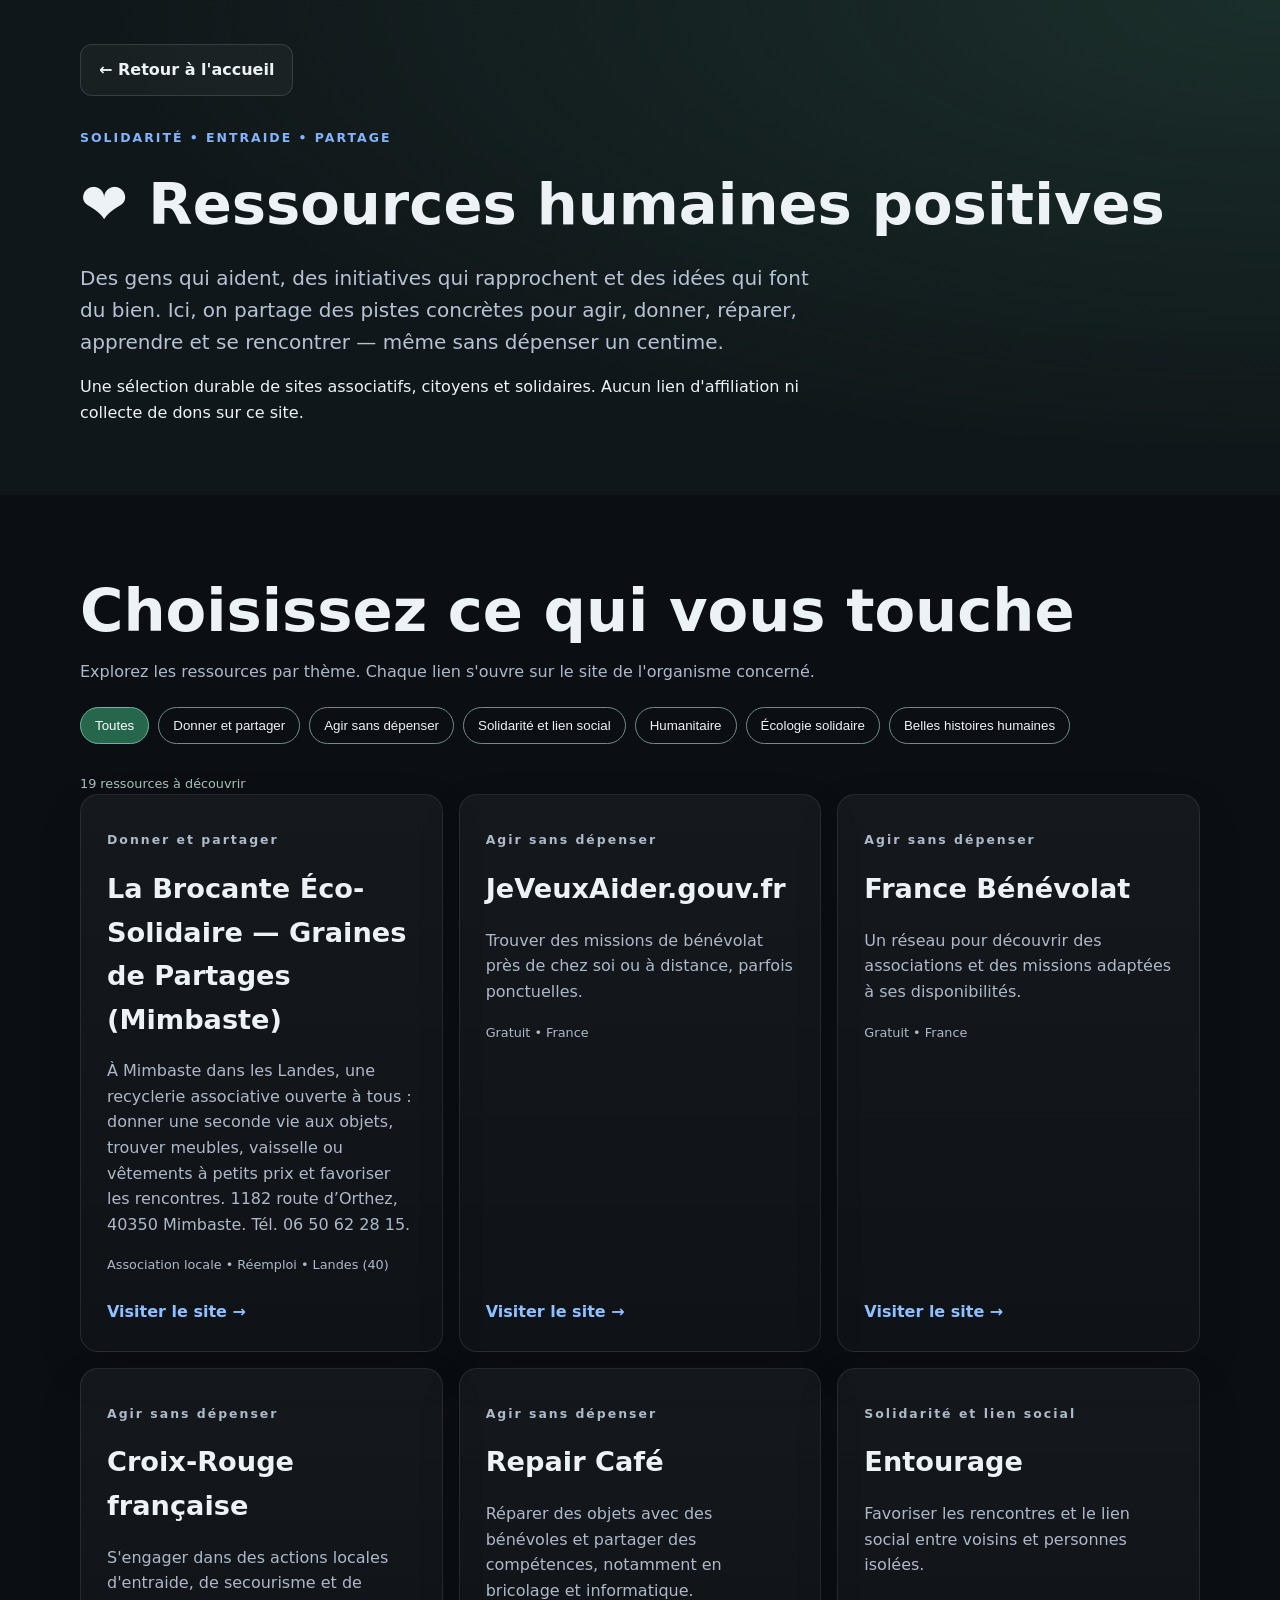
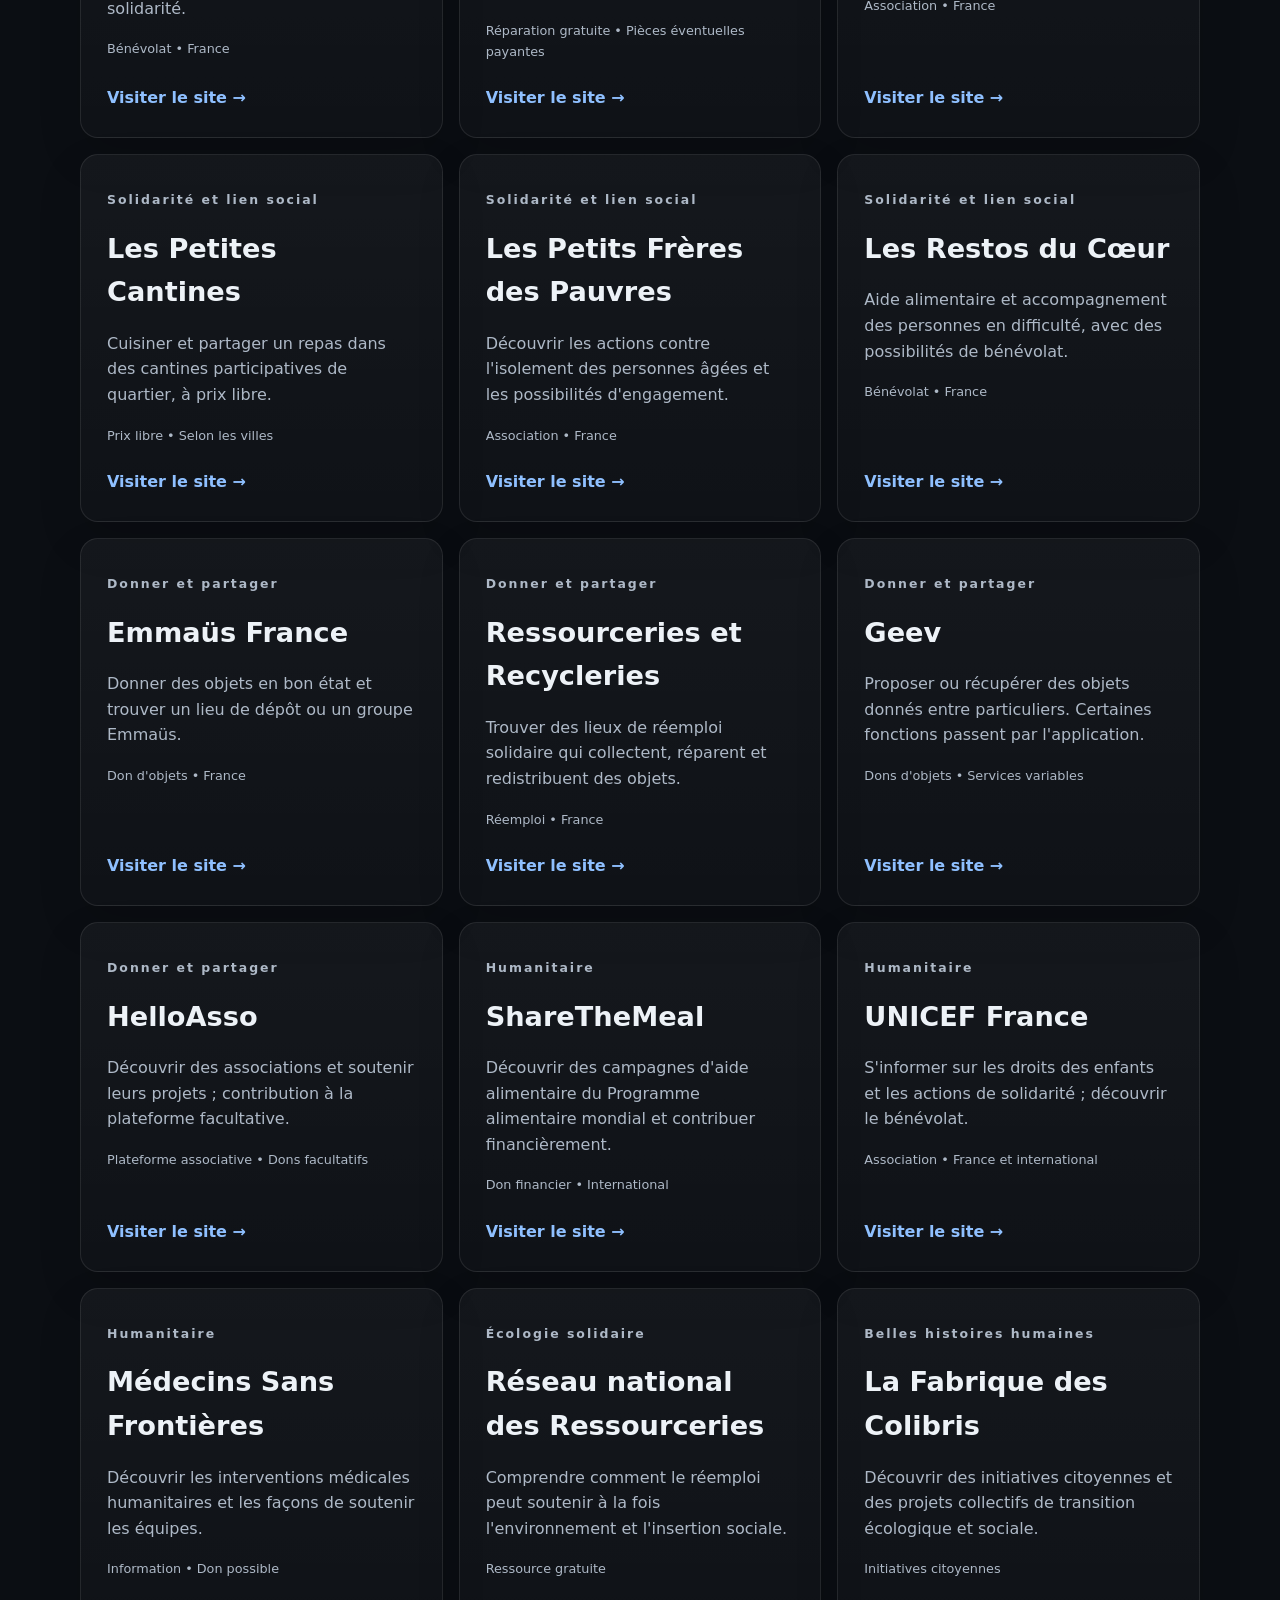
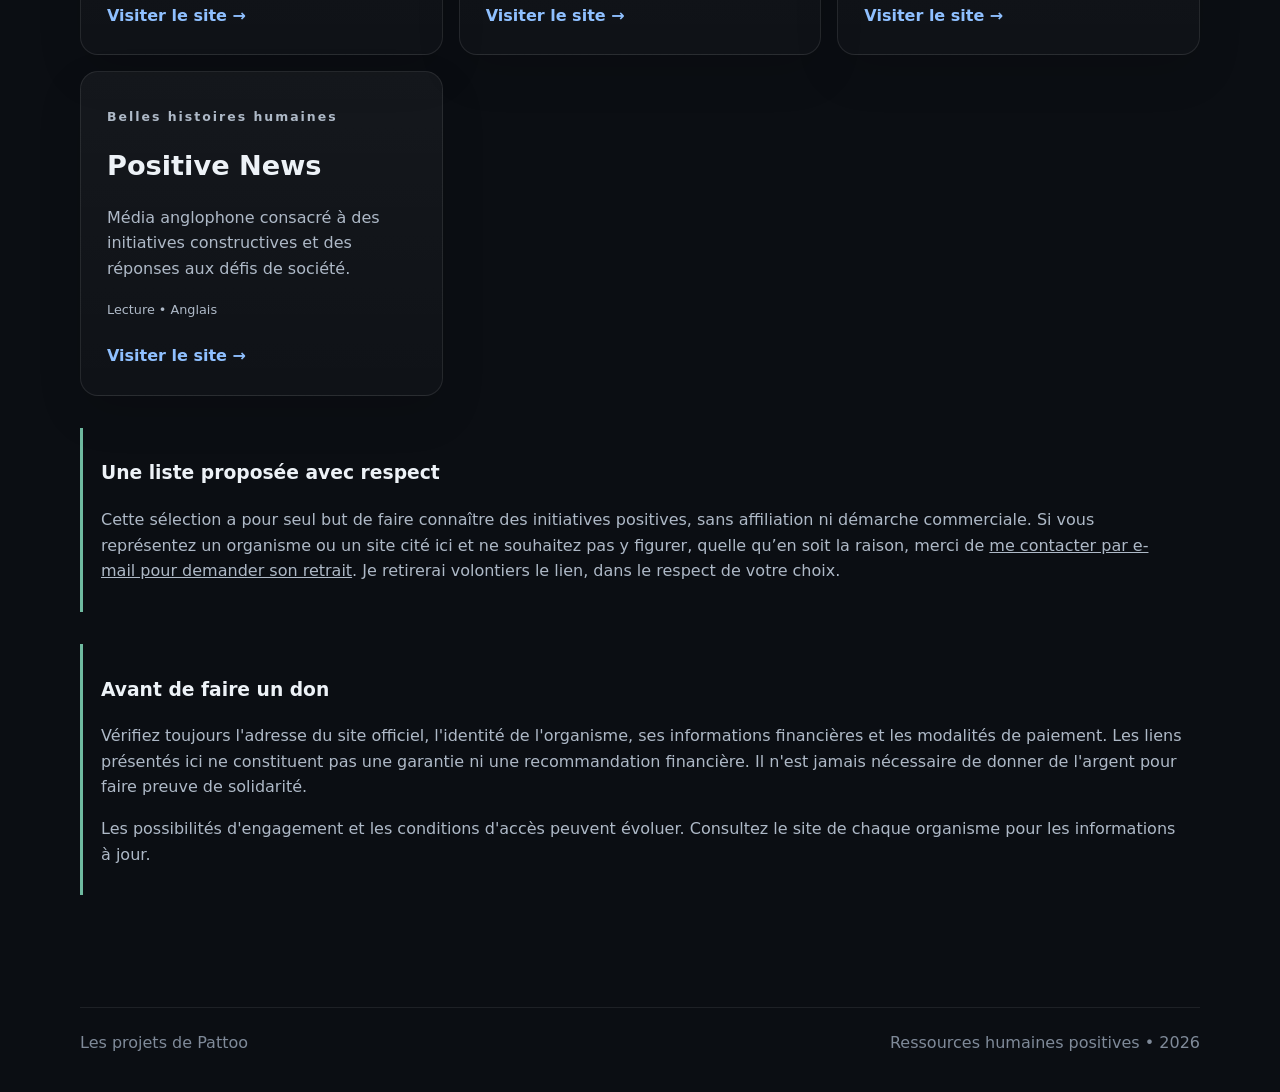
<file: positif.html>
<!doctype html><html lang="fr"><head><meta charset="utf-8"><meta name="viewport" content="width=device-width,initial-scale=1"><title>Ressources humaines positives — Les Projets de Pattoo</title><meta name="description" content="Bénévolat, solidarité, dons, entraide, écologie et belles initiatives humaines : des liens utiles pour agir."><link rel="stylesheet" href="styles.css"><style>
.positive-hero{background:radial-gradient(ellipse at top right,rgba(79,164,125,.17),transparent 65%),#10171a;padding:44px 0 54px}.positive-hero h1{font-size:clamp(2rem,5vw,3.6rem);line-height:1.12;margin:25px 0}.positive-hero p{max-width:760px}
.positive-controls{display:flex;flex-wrap:wrap;gap:9px;margin:22px 0 30px}.positive-controls button{border:1px solid #728b85;border-radius:100px;background:transparent;color:inherit;padding:10px 14px;cursor:pointer}.positive-controls button[aria-pressed="true"]{background:#26664d;color:white;border-color:#65ba95}
.positive-grid{display:grid;grid-template-columns:repeat(auto-fit,minmax(min(100%,280px),1fr));gap:16px}.positive-card{min-width:0}.positive-card h3{margin:8px 0}.positive-card p{margin:9px 0}.positive-card a{overflow-wrap:anywhere}.positive-tag{font-size:.8rem;color:#a8c3b8}.positive-note{margin-top:32px;border-left:3px solid #6fbaa0;padding:12px 18px}
</style></head><body><header class="positive-hero"><div class="wrap"><a class="button" href="index.html">← Retour à l'accueil</a><p class="eyebrow" style="margin-top:32px">SOLIDARITÉ • ENTRAIDE • PARTAGE</p><h1>❤️ Ressources humaines positives</h1><p class="lead">Des gens qui aident, des initiatives qui rapprochent et des idées qui font du bien. Ici, on partage des pistes concrètes pour agir, donner, réparer, apprendre et se rencontrer — même sans dépenser un centime.</p><p>Une sélection durable de sites associatifs, citoyens et solidaires. Aucun lien d'affiliation ni collecte de dons sur ce site.</p></div></header>
<main><section class="section"><div class="wrap"><h2>Choisissez ce qui vous touche</h2><p>Explorez les ressources par thème. Chaque lien s'ouvre sur le site de l'organisme concerné.</p><div id="positive-filters" class="positive-controls" role="group" aria-label="Filtrer les ressources"></div><div id="positive-count" aria-live="polite" class="positive-tag"></div><div id="positive-list" class="positive-grid"></div>
<div class="positive-note"><h3>Une liste proposée avec respect</h3><p>Cette sélection a pour seul but de faire connaître des initiatives positives, sans affiliation ni démarche commerciale. Si vous représentez un organisme ou un site cité ici et ne souhaitez pas y figurer, quelle qu’en soit la raison, merci de <a href="mailto:patrickventresque@orange.fr?subject=Contact%20-%20Ressources%20humaines%20positives">me contacter par e-mail pour demander son retrait</a>. Je retirerai volontiers le lien, dans le respect de votre choix.</p></div>
<div class="positive-note"><h3>Avant de faire un don</h3><p>Vérifiez toujours l'adresse du site officiel, l'identité de l'organisme, ses informations financières et les modalités de paiement. Les liens présentés ici ne constituent pas une garantie ni une recommandation financière. Il n'est jamais nécessaire de donner de l'argent pour faire preuve de solidarité.</p><p>Les possibilités d'engagement et les conditions d'accès peuvent évoluer. Consultez le site de chaque organisme pour les informations à jour.</p></div></div></section></main><footer><div class="wrap footer-inner"><span>Les projets de Pattoo</span><span>Ressources humaines positives • 2026</span></div></footer>
<script type="application/json" id="positive-data">[{"category":"Donner et partager","title":"La Brocante Éco-Solidaire — Graines de Partages (Mimbaste)","description":"À Mimbaste dans les Landes, une recyclerie associative ouverte à tous : donner une seconde vie aux objets, trouver meubles, vaisselle ou vêtements à petits prix et favoriser les rencontres. 1182 route d’Orthez, 40350 Mimbaste. Tél. 06 50 62 28 15.","url":"https://www.gdp40.fr/la-brocante-eco-solidaire/","access":"Association locale • Réemploi • Landes (40)"},{"category":"Agir sans dépenser","title":"JeVeuxAider.gouv.fr","description":"Trouver des missions de bénévolat près de chez soi ou à distance, parfois ponctuelles.","url":"https://www.jeveuxaider.gouv.fr/","access":"Gratuit • France"},{"category":"Agir sans dépenser","title":"France Bénévolat","description":"Un réseau pour découvrir des associations et des missions adaptées à ses disponibilités.","url":"https://www.francebenevolat.org/benevoles/recherche-missions","access":"Gratuit • France"},{"category":"Agir sans dépenser","title":"Croix-Rouge française","description":"S'engager dans des actions locales d'entraide, de secourisme et de solidarité.","url":"https://www.croix-rouge.fr/je-deviens-benevole","access":"Bénévolat • France"},{"category":"Agir sans dépenser","title":"Repair Café","description":"Réparer des objets avec des bénévoles et partager des compétences, notamment en bricolage et informatique.","url":"https://www.repaircafe.org/fr/","access":"Réparation gratuite • Pièces éventuelles payantes"},{"category":"Solidarité et lien social","title":"Entourage","description":"Favoriser les rencontres et le lien social entre voisins et personnes isolées.","url":"https://www.entourage.social/","access":"Association • France"},{"category":"Solidarité et lien social","title":"Les Petites Cantines","description":"Cuisiner et partager un repas dans des cantines participatives de quartier, à prix libre.","url":"https://www.lespetitescantines.org/","access":"Prix libre • Selon les villes"},{"category":"Solidarité et lien social","title":"Les Petits Frères des Pauvres","description":"Découvrir les actions contre l'isolement des personnes âgées et les possibilités d'engagement.","url":"https://www.petitsfreresdespauvres.fr/","access":"Association • France"},{"category":"Solidarité et lien social","title":"Les Restos du Cœur","description":"Aide alimentaire et accompagnement des personnes en difficulté, avec des possibilités de bénévolat.","url":"https://www.restosducoeur.org/devenir-benevole/","access":"Bénévolat • France"},{"category":"Donner et partager","title":"Emmaüs France","description":"Donner des objets en bon état et trouver un lieu de dépôt ou un groupe Emmaüs.","url":"https://emmaus-france.org/donner/","access":"Don d'objets • France"},{"category":"Donner et partager","title":"Ressourceries et Recycleries","description":"Trouver des lieux de réemploi solidaire qui collectent, réparent et redistribuent des objets.","url":"https://ressourcerie.fr/","access":"Réemploi • France"},{"category":"Donner et partager","title":"Geev","description":"Proposer ou récupérer des objets donnés entre particuliers. Certaines fonctions passent par l'application.","url":"https://www.geev.com/","access":"Dons d'objets • Services variables"},{"category":"Donner et partager","title":"HelloAsso","description":"Découvrir des associations et soutenir leurs projets ; contribution à la plateforme facultative.","url":"https://www.helloasso.com/","access":"Plateforme associative • Dons facultatifs"},{"category":"Humanitaire","title":"ShareTheMeal","description":"Découvrir des campagnes d'aide alimentaire du Programme alimentaire mondial et contribuer financièrement.","url":"https://sharethemeal.org/fr","access":"Don financier • International"},{"category":"Humanitaire","title":"UNICEF France","description":"S'informer sur les droits des enfants et les actions de solidarité ; découvrir le bénévolat.","url":"https://www.unicef.fr/nous-rejoindre/devenir-benevole/","access":"Association • France et international"},{"category":"Humanitaire","title":"Médecins Sans Frontières","description":"Découvrir les interventions médicales humanitaires et les façons de soutenir les équipes.","url":"https://www.msf.fr/","access":"Information • Don possible"},{"category":"Écologie solidaire","title":"Réseau national des Ressourceries","description":"Comprendre comment le réemploi peut soutenir à la fois l'environnement et l'insertion sociale.","url":"https://ressourcerie.fr/les-ressourceries-et-recycleries/","access":"Ressource gratuite"},{"category":"Belles histoires humaines","title":"La Fabrique des Colibris","description":"Découvrir des initiatives citoyennes et des projets collectifs de transition écologique et sociale.","url":"https://www.colibris-lemouvement.org/","access":"Initiatives citoyennes"},{"category":"Belles histoires humaines","title":"Positive News","description":"Média anglophone consacré à des initiatives constructives et des réponses aux défis de société.","url":"https://www.positive.news/","access":"Lecture • Anglais"}]</script>
<script>
(()=>{const data=JSON.parse(document.getElementById('positive-data').textContent),filters=document.getElementById('positive-filters'),list=document.getElementById('positive-list'),count=document.getElementById('positive-count');const categories=['Toutes',...new Set(data.map(x=>x.category))];let active='Toutes';function draw(){filters.replaceChildren();list.replaceChildren();for(const c of categories){const b=document.createElement('button');b.type='button';b.textContent=c;b.setAttribute('aria-pressed',String(c===active));b.onclick=()=>{active=c;draw()};filters.append(b)}const shown=data.filter(x=>active==='Toutes'||x.category===active);count.textContent=shown.length+' ressource'+(shown.length>1?'s':'')+' à découvrir';for(const x of shown){const a=document.createElement('article');a.className='card positive-card';const tag=document.createElement('p');tag.className='eyebrow';tag.textContent=x.category;const h=document.createElement('h3');h.textContent=x.title;const p=document.createElement('p');p.textContent=x.description;const access=document.createElement('p');access.className='positive-tag';access.textContent=x.access;const link=document.createElement('a');link.className='text-link';link.textContent='Visiter le site →';link.href=x.url;link.target='_blank';link.rel='noopener noreferrer';a.append(tag,h,p,access,link);list.append(a)}}draw()})();
</script></body></html>
</file>
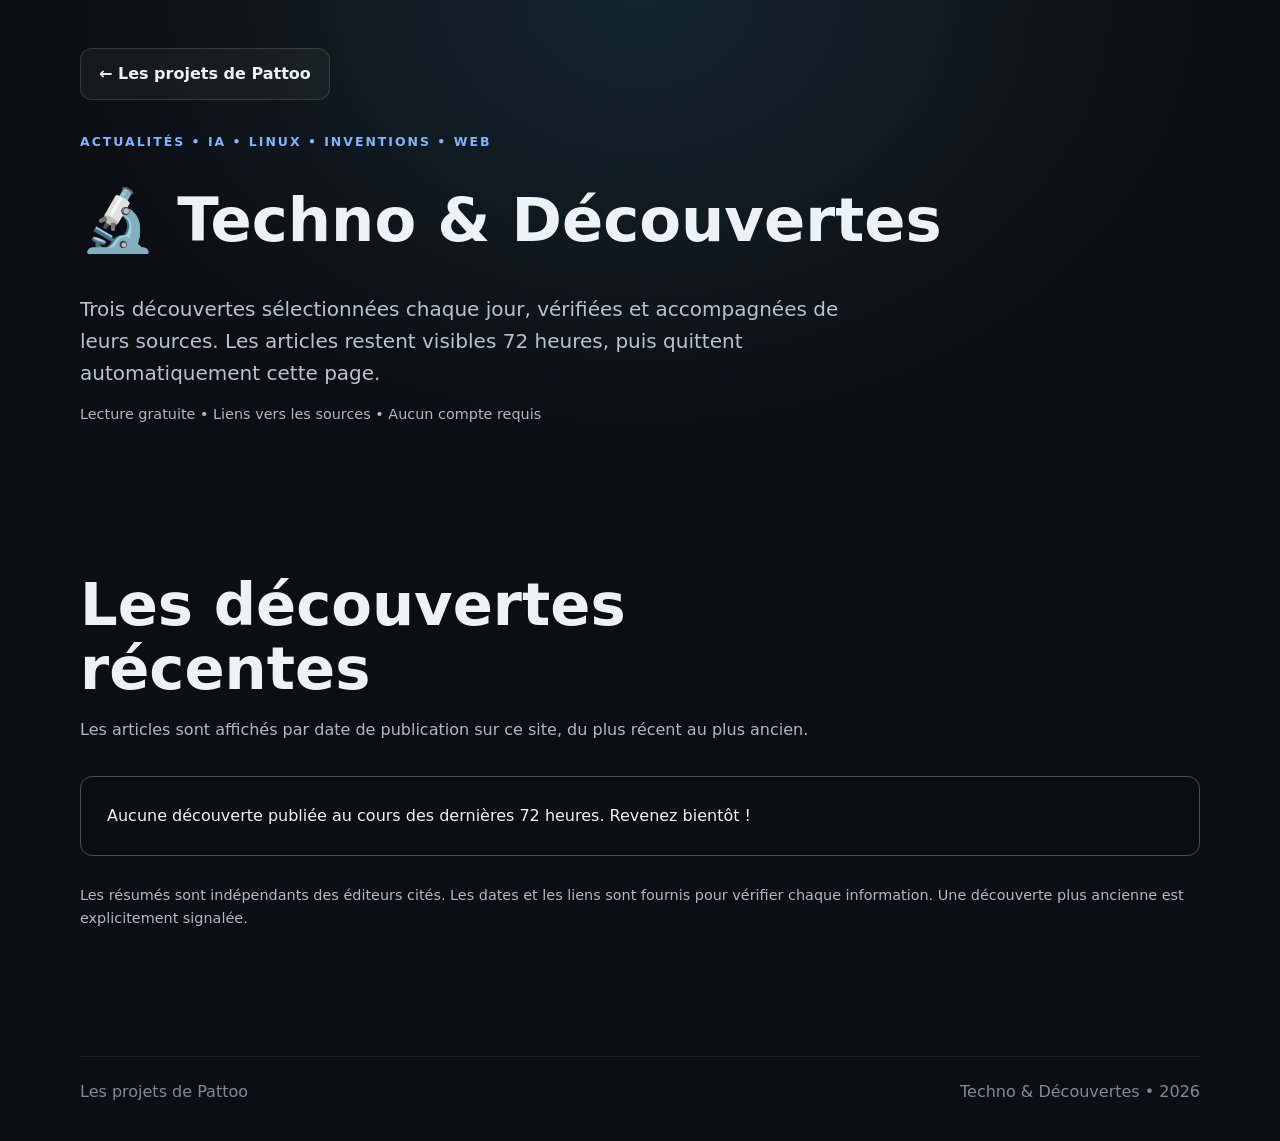
<file: techno.html>
<!doctype html>
<html lang="fr"><head><meta charset="utf-8"><meta name="viewport" content="width=device-width,initial-scale=1">
<title>Techno & Découvertes — Les projets de Pattoo</title><meta name="description" content="Trois découvertes technologiques vérifiées chaque jour, visibles pendant 72 heures.">
<link rel="canonical" href="https://les-projets-de-pattoo.vercel.app/techno.html"><link rel="stylesheet" href="styles.css">
<style>
.tech-hero{padding:48px 0;background:radial-gradient(ellipse at top,rgba(74,170,196,.15),transparent 65%),#0b0e13}
.tech-hero h1{font-size:clamp(2.2rem,6vw,3.8rem);margin:20px 0}
.tech-meta{color:#aab9c9;font-size:.9rem}.tech-grid{display:grid;grid-template-columns:repeat(auto-fit,minmax(min(100%,310px),1fr));gap:20px}
.tech-card{min-width:0}.tech-card img{display:block;width:100%;height:175px;object-fit:cover;border-radius:12px;margin-bottom:14px}
.tech-card a{overflow-wrap:anywhere}.tech-card time{display:block;margin-bottom:12px;color:#aab9c9}
.tech-empty{padding:26px;border:1px solid #45505e;border-radius:12px}
</style></head><body>
<header class="tech-hero"><div class="wrap"><a class="button" href="index.html">← Les projets de Pattoo</a>
<p class="eyebrow" style="margin-top:32px">ACTUALITÉS • IA • LINUX • INVENTIONS • WEB</p>
<h1>🔬 Techno &amp; Découvertes</h1><p class="lead">Trois découvertes sélectionnées chaque jour, vérifiées et accompagnées de leurs sources. Les articles restent visibles 72 heures, puis quittent automatiquement cette page.</p>
<p class="tech-meta">Lecture gratuite • Liens vers les sources • Aucun compte requis</p></div></header>
<main><section class="section"><div class="wrap"><div class="section-head"><h2>Les découvertes récentes</h2><p>Les articles sont affichés par date de publication sur ce site, du plus récent au plus ancien.</p></div>
<div id="tech-status" class="tech-empty" role="status">Chargement des découvertes…</div><div id="tech-list" class="tech-grid" aria-live="polite"></div>
<p class="tech-meta" style="margin-top:28px">Les résumés sont indépendants des éditeurs cités. Les dates et les liens sont fournis pour vérifier chaque information. Une découverte plus ancienne est explicitement signalée.</p>
</div></section></main>
<footer><div class="wrap footer-inner"><span>Les projets de Pattoo</span><span>Techno &amp; Découvertes • 2026</span></div></footer>
<script>
(async function(){
const list=document.getElementById('tech-list'),status=document.getElementById('tech-status');
try{
 const response=await fetch('techno-articles.json',{cache:'no-store'});
 if(!response.ok)throw new Error('Source indisponible');
 const payload=await response.json();
 if(!Array.isArray(payload.articles))throw new Error('Format invalide');
 const now=Date.now(),windowMs=72*60*60*1000;
 const safeUrl=(s)=>{try{const u=new URL(s);return ['https:','http:'].includes(u.protocol)?u.href:null}catch{return null}};
 const recent=payload.articles.filter(a=>{const t=Date.parse(a.published_at);return Number.isFinite(t)&&t<=now&&now-t<windowMs&&a.title&&a.summary&&safeUrl(a.source_url)})
 .sort((a,b)=>Date.parse(b.published_at)-Date.parse(a.published_at)).slice(0,9);
 if(!recent.length){status.textContent='Aucune découverte publiée au cours des dernières 72 heures. Revenez bientôt !';return}
 status.hidden=true;
 for(const a of recent){
 const article=document.createElement('article');article.className='card tech-card';
 if(a.image_url&&safeUrl(a.image_url)){const img=document.createElement('img');img.src=safeUrl(a.image_url);img.alt=a.image_alt||'Illustration de la découverte';img.loading='lazy';img.referrerPolicy='no-referrer';article.append(img)}
 const category=document.createElement('p');category.className='eyebrow';category.textContent=a.category||'Technologie';article.append(category);
 const title=document.createElement('h3');title.textContent=a.title;article.append(title);
 const date=document.createElement('time');date.dateTime=a.published_at;date.textContent='Publié sur le site le '+new Intl.DateTimeFormat('fr-FR',{dateStyle:'long',timeZone:'Europe/Paris'}).format(new Date(a.published_at));article.append(date);
 if(a.source_date){const original=document.createElement('p');original.className='tech-meta';original.textContent='Source : '+a.source_date+(a.is_older?' • Découverte plus ancienne':'');article.append(original)}
 const summary=document.createElement('p');summary.textContent=a.summary;article.append(summary);
 const link=document.createElement('a');link.className='text-link';link.href=safeUrl(a.source_url);link.target='_blank';link.rel='noopener noreferrer';link.textContent='Lire la source →';article.append(link);
 list.append(article)
 }
}catch(e){status.textContent='Les découvertes sont momentanément indisponibles. Réessayez plus tard.'}
})();
</script></body></html>
</file>
<file: styles.css>
*{box-sizing:border-box}html{scroll-behavior:smooth}body{margin:0;font-family:Inter,ui-sans-serif,system-ui,-apple-system,BlinkMacSystemFont,"Segoe UI",sans-serif;background:#0b0e13;color:#edf2f7;line-height:1.6}a{color:inherit}.wrap{width:min(1120px,calc(100% - 40px));margin:0 auto}.hero{padding:110px 0 90px;background:radial-gradient(circle at top right,rgba(74,144,226,.2),transparent 35%),linear-gradient(180deg,#101722 0%,#0b0e13 100%);border-bottom:1px solid rgba(255,255,255,.08)}.eyebrow{margin:0 0 14px;font-size:.78rem;font-weight:800;letter-spacing:.16em;color:#7fb5ff}.hero h1,.section h2{margin:0;line-height:1.08}.hero h1{font-size:clamp(3rem,8vw,6.7rem);max-width:900px}.lead{max-width:760px;font-size:1.25rem;color:#b7c3d3;margin:24px 0 0}.hero-actions{display:flex;gap:12px;flex-wrap:wrap;margin-top:34px}.button{display:inline-flex;align-items:center;justify-content:center;padding:12px 18px;border-radius:12px;text-decoration:none;border:1px solid rgba(255,255,255,.13);background:rgba(255,255,255,.04);font-weight:700}.button:hover{background:rgba(255,255,255,.08)}.button.primary{background:#f5f7fb;color:#111827;border-color:#f5f7fb}.section{padding:84px 0}.section.muted{background:#0f141c;border-top:1px solid rgba(255,255,255,.06);border-bottom:1px solid rgba(255,255,255,.06)}.section-head{max-width:760px;margin-bottom:34px}.section h2{font-size:clamp(2rem,5vw,3.7rem);margin-bottom:16px}.section p{color:#aeb9c7}.grid{display:grid;grid-template-columns:repeat(3,minmax(0,1fr));gap:18px}.card{display:flex;flex-direction:column;min-height:100%;padding:26px;border:1px solid rgba(255,255,255,.09);border-radius:18px;background:linear-gradient(180deg,rgba(255,255,255,.045),rgba(255,255,255,.02));box-shadow:0 18px 45px rgba(0,0,0,.12)}.card h3{font-size:1.7rem;margin:18px 0 4px}.card p{margin-top:0}.card ul{padding-left:20px;color:#d1d8e2}.card-top{display:flex;align-items:center;justify-content:space-between;gap:10px}.badge,.version{font-size:.75rem;font-weight:800;padding:6px 9px;border-radius:999px}.badge{background:rgba(84,156,255,.12);color:#8fc0ff}.version{color:#9ca8b8;border:1px solid rgba(255,255,255,.08)}.text-link{margin-top:auto;padding-top:14px;text-decoration:none;font-weight:800;color:#8fc0ff}.text-link:hover{text-decoration:underline}.split{display:grid;grid-template-columns:1fr 1.1fr;gap:52px;align-items:start}.callout{display:flex;align-items:center;justify-content:space-between;gap:30px;padding:34px;border:1px solid rgba(255,255,255,.09);border-radius:20px;background:linear-gradient(135deg,rgba(76,137,255,.08),rgba(255,255,255,.02))}.callout h2{font-size:clamp(2rem,4vw,3rem);margin-bottom:10px}footer{padding:28px 0 36px;color:#7f8a99}.footer-inner{display:flex;justify-content:space-between;gap:18px;border-top:1px solid rgba(255,255,255,.08);padding-top:22px}@media(max-width:900px){.grid{grid-template-columns:1fr}.split{grid-template-columns:1fr}.callout{align-items:flex-start;flex-direction:column}.hero{padding-top:80px}}@media(max-width:560px){.wrap{width:min(100% - 24px,1120px)}.hero{padding:68px 0 58px}.section{padding:62px 0}.card{padding:22px}.footer-inner{flex-direction:column}}

.pepites-section{background:#0f141c;border-top:1px solid rgba(255,255,255,.06);border-bottom:1px solid rgba(255,255,255,.06)}
.pepite-grid{grid-template-columns:repeat(3,minmax(0,1fr))}
.pepite-card{position:relative;overflow:hidden}
.pepite-card:before{content:"";position:absolute;inset:0 0 auto 0;height:3px;background:linear-gradient(90deg,#7fb5ff,transparent);opacity:.75}
.pepite-card h3{margin-top:20px}
.pepites-note{margin:24px 0 0;font-size:.9rem;color:#7f8a99}
@media(max-width:900px){.pepite-grid{grid-template-columns:1fr}}


/* La Cabane de Pattoo */
.cabane-section{
  position:relative;
  overflow:hidden;
  background:
    radial-gradient(circle at 12% 15%,rgba(212,155,87,.16),transparent 28%),
    radial-gradient(circle at 88% 75%,rgba(74,144,226,.12),transparent 30%),
    #0c1016;
  border-top:1px solid rgba(255,255,255,.06);
  border-bottom:1px solid rgba(255,255,255,.06);
}
.cabane-section:before{
  content:"";
  position:absolute;
  inset:0;
  pointer-events:none;
  opacity:.16;
  background-image:
    linear-gradient(rgba(255,255,255,.025) 1px,transparent 1px),
    linear-gradient(90deg,rgba(255,255,255,.025) 1px,transparent 1px);
  background-size:28px 28px;
}
.cabane-section .wrap{position:relative}
.cabane-hero{
  display:grid;
  grid-template-columns:minmax(0,1.5fr) minmax(240px,.5fr);
  gap:42px;
  align-items:center;
  padding:42px;
  border:1px solid rgba(212,155,87,.22);
  border-radius:26px;
  background:linear-gradient(135deg,rgba(212,155,87,.09),rgba(255,255,255,.025));
  box-shadow:0 28px 70px rgba(0,0,0,.2);
}
.cabane-kicker{
  display:inline-block;
  margin:0 0 12px!important;
  color:#e2b77f!important;
  font-size:.82rem;
  font-weight:900;
  letter-spacing:.22em;
}
.cabane-copy h2{font-size:clamp(2.8rem,6vw,5.4rem);max-width:760px}
.cabane-lead{font-size:1.18rem;max-width:760px}
.cabane-actions{display:flex;gap:12px;flex-wrap:wrap;margin-top:26px}
.cabane-sign{
  min-height:260px;
  display:flex;
  flex-direction:column;
  align-items:center;
  justify-content:center;
  text-align:center;
  border:1px solid rgba(226,183,127,.24);
  border-radius:24px;
  background:linear-gradient(180deg,rgba(226,183,127,.1),rgba(0,0,0,.12));
  transform:rotate(1.5deg);
}
.cabane-roof{font-size:5rem;line-height:1;color:#e2b77f;text-shadow:0 12px 30px rgba(0,0,0,.35)}
.cabane-sign strong{font-size:2rem;margin-top:12px}
.cabane-sign small{margin-top:4px;color:#8f9aaa;letter-spacing:.08em}
.cabane-intro-grid{
  display:grid;
  grid-template-columns:1.35fr 1fr 1fr;
  gap:18px;
  margin-top:20px;
}
.cabane-tile{
  min-height:260px;
  display:flex;
  flex-direction:column;
  justify-content:space-between;
  padding:26px;
  border:1px solid rgba(255,255,255,.09);
  border-radius:20px;
  background:linear-gradient(180deg,rgba(255,255,255,.045),rgba(255,255,255,.018));
}
.cabane-tile-large{background:linear-gradient(145deg,rgba(212,155,87,.13),rgba(255,255,255,.025))}
.cabane-number{font-size:.78rem;font-weight:900;letter-spacing:.12em;color:#e2b77f}
.cabane-tile h3{font-size:1.55rem;margin:8px 0}
.cabane-tile p{margin-bottom:0}
.cabane-note{margin:24px 0 0;font-size:.9rem;color:#7f8a99}
@media(max-width:900px){
  .cabane-hero{grid-template-columns:1fr;padding:30px}
  .cabane-sign{min-height:190px}
  .cabane-intro-grid{grid-template-columns:1fr}
  .cabane-photo-grid{grid-template-columns:1fr 1fr}
  .cabane-photo-featured,.cabane-photo-wide{grid-column:1/-1}
}
@media(max-width:560px){
  .cabane-hero{padding:24px}
}

.cabane-gallery-head{display:flex;justify-content:space-between;gap:28px;align-items:end;margin:54px 0 20px}
.cabane-gallery-head h3{font-size:clamp(2rem,4vw,3rem);margin:0}
.cabane-gallery-head p{max-width:520px;margin:0}
.cabane-photo-grid{display:grid;grid-template-columns:repeat(3,minmax(0,1fr));gap:16px}
.cabane-photo{margin:0;min-height:250px;border:1px solid rgba(255,255,255,.09);border-radius:20px;overflow:hidden;background:#111720}
.cabane-photo-featured{grid-column:span 2;grid-row:span 2;min-height:520px}
.cabane-photo-wide{grid-column:1/-1;min-height:360px}
.cabane-photo img{display:block;width:100%;height:100%;object-fit:cover;transition:transform .35s ease}
.cabane-photo:hover img{transform:scale(1.025)}
@media(max-width:700px){
  .cabane-gallery-head{display:block}
  .cabane-gallery-head p{margin-top:12px}
  .cabane-photo-grid{grid-template-columns:1fr}
  .cabane-photo-featured,.cabane-photo-wide{grid-column:auto;grid-row:auto;min-height:300px}
}

/* Sélection Linux : illustration et fiches du 18 octobre 2026. */
.linux-selection{display:grid;grid-template-columns:minmax(220px,380px) minmax(0,1fr);align-items:center;gap:32px;margin:8px 0 36px;padding:24px;border:1px solid rgba(67,210,241,.3);border-radius:22px;background:linear-gradient(135deg,#0c2136,#111923)}
.linux-selection img{display:block;width:100%;height:auto;border-radius:16px}
.linux-selection h2{margin:10px 0 16px;font-size:clamp(1.65rem,3vw,2.4rem);line-height:1.2}
.linux-selection .eyebrow{color:#66dff5}
.linux-selection a{color:#8feaff}
.linux-model-note{font-size:.9rem;line-height:1.65;color:#b9c9d8}
.tool-address{display:block;overflow-wrap:anywhere;color:#8feaff;font-size:.85rem;line-height:1.5;margin-top:6px}
#outil-localsend{scroll-margin-top:24px}
@media(max-width:700px){.linux-selection{grid-template-columns:1fr;padding:18px;gap:18px}.linux-poster{max-width:420px;width:100%;margin:auto}}

/* La Cabane de Pattoo : nouveautés de novembre 2026 */
.cabane-now{margin:22px 0 32px;padding:24px;border:1px solid rgba(255,255,255,.10);border-radius:22px;background:linear-gradient(130deg,#16212c,#0d151d)}
.cabane-now h4{font-size:clamp(1.4rem,2.6vw,2rem);margin:8px 0 12px}
.cabane-now>p:not(.eyebrow){margin:0 0 22px;max-width:860px;line-height:1.65}
.cabane-now-grid{display:grid;grid-template-columns:1.4fr .8fr .8fr;gap:16px;align-items:stretch}
.cabane-now-item{margin:0;min-width:0;display:flex;flex-direction:column;overflow:hidden;border:1px solid rgba(255,255,255,.10);border-radius:16px;background:#0a121c}
.cabane-now-item img,.cabane-now-item video{width:100%;height:380px;display:block;object-fit:contain;background:#080b0f}
.cabane-now-exterior img{object-fit:cover}
.cabane-now-item figcaption{padding:14px 16px;color:#dbe4eb;font-size:.9rem;line-height:1.4}
@media(max-width:900px){.cabane-now-grid{grid-template-columns:repeat(2,minmax(0,1fr))}.cabane-now-exterior{grid-column:1/-1}}
@media(max-width:560px){.cabane-now{padding:16px}.cabane-now-grid{grid-template-columns:1fr}.cabane-now-exterior{grid-column:auto}.cabane-now-item img,.cabane-now-item video{height:auto;max-height:520px}.cabane-now-portrait img,.cabane-now-portrait video{min-height:320px}}


/* La Cabane — huit nouvelles photos du 8 novembre 2026 */
.cabane-fresh{margin:26px 0 32px;padding:24px;border:1px solid rgba(226,183,127,.2);border-radius:22px;background:linear-gradient(140deg,#1e2026,#101820)}
.cabane-fresh h4{font-size:clamp(1.4rem,2.6vw,2rem);margin:8px 0 12px}
.cabane-fresh>p:not(.eyebrow){max-width:880px;line-height:1.65}
.cabane-fresh-grid{display:grid;grid-template-columns:repeat(3,minmax(0,1fr));gap:16px;margin-top:22px}
.cabane-fresh-photo{margin:0;min-width:0;overflow:hidden;border:1px solid rgba(255,255,255,.1);border-radius:16px;background:#0a111a}
.cabane-fresh-photo a{display:block;overflow:hidden;background:#060a0e}
.cabane-fresh-photo img{width:100%;height:250px;display:block;object-fit:cover;transition:transform .3s ease}
.cabane-fresh-photo a:hover img{transform:scale(1.035)}
.cabane-fresh-photo a:focus-visible{outline:3px solid #e2b77f;outline-offset:-3px}
.cabane-fresh-photo figcaption{padding:12px 14px;color:#dbe4eb;font-size:.9rem;line-height:1.5}
.cabane-fresh-wide{grid-column:span 2}
.cabane-fresh-portrait img{object-fit:contain}
.cabane-fresh-hint{margin:14px 0 0!important;font-size:.88rem;color:#b8c4d1}
@media(max-width:900px){.cabane-fresh-grid{grid-template-columns:repeat(2,minmax(0,1fr))}}
@media(max-width:600px){.cabane-fresh{padding:16px}.cabane-fresh-grid{grid-template-columns:1fr}.cabane-fresh-wide{grid-column:auto}.cabane-fresh-photo img{height:245px}.cabane-fresh-portrait img{height:380px}}
</file>
